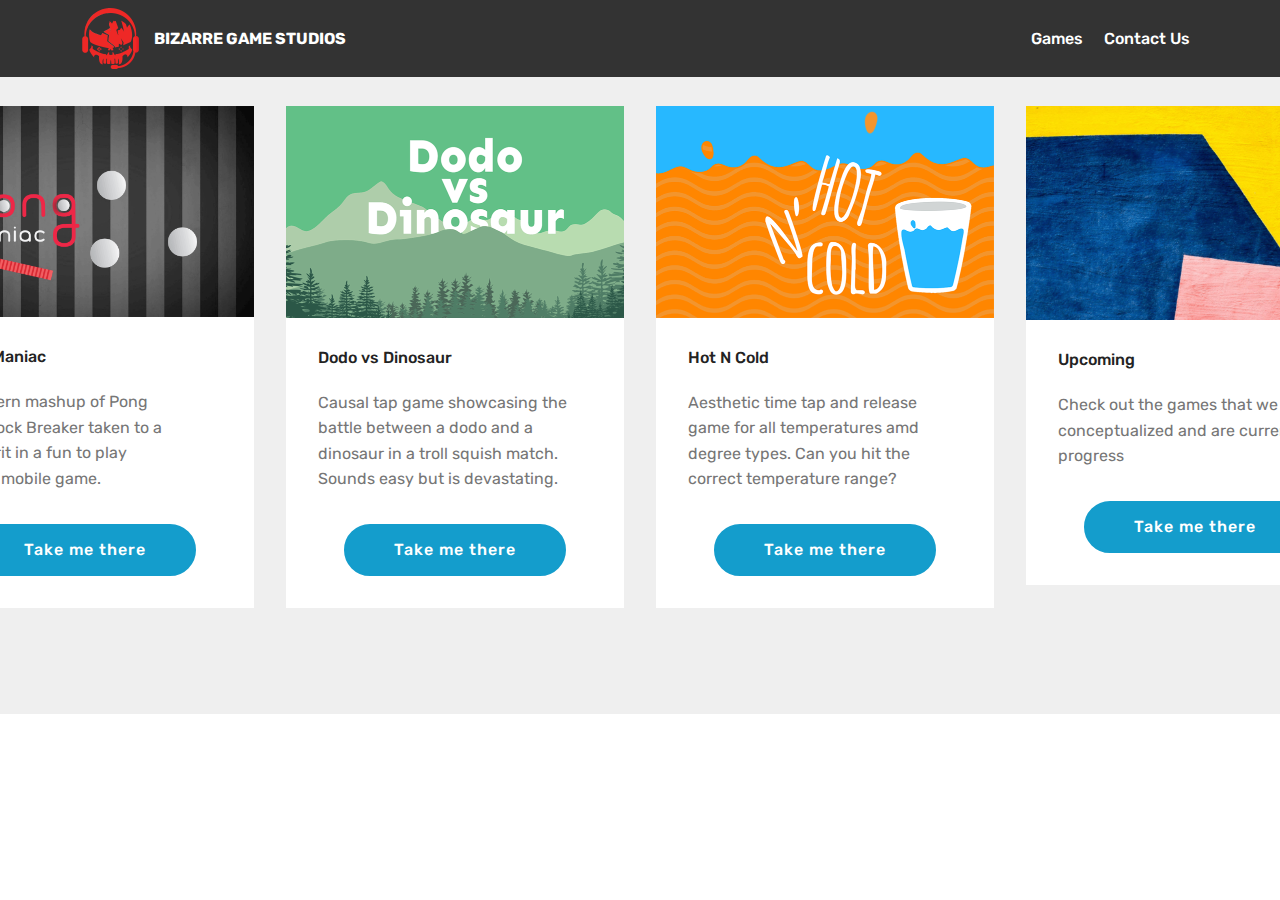
<file: allGames.html>
<!DOCTYPE html>
<html >
<head>
  <!-- Site made with Mobirise Website Builder v4.6.6, https://mobirise.com -->
  <meta charset="UTF-8">
  <meta http-equiv="X-UA-Compatible" content="IE=edge">
  <meta name="generator" content="Bizarre Game Studios">
  <meta name="viewport" content="width=device-width, initial-scale=1, minimum-scale=1">
  <link rel="shortcut icon" href="assets/images/logo-122x122.png" type="image/x-icon">
  <meta name="description" content="List of all games">
  <title>Games</title>
  <link rel="stylesheet" href="assets/web/assets/mobirise-icons/mobirise-icons.css">
  <link rel="stylesheet" href="assets/tether/tether.min.css">
  <link rel="stylesheet" href="assets/bootstrap/css/bootstrap.min.css">
  <link rel="stylesheet" href="assets/bootstrap/css/bootstrap-grid.min.css">
  <link rel="stylesheet" href="assets/bootstrap/css/bootstrap-reboot.min.css">
  <link rel="stylesheet" href="assets/dropdown/css/style.css">
  <link rel="stylesheet" href="assets/theme/css/style.css">
  <link rel="stylesheet" href="assets/mobirise/css/mbr-additional.css" type="text/css">
  
  
  
</head>
<body>
  <section class="menu cid-qLV4R8Jxam" once="menu" id="menu1-15">

    

    <nav class="navbar navbar-expand beta-menu navbar-dropdown align-items-center navbar-fixed-top navbar-toggleable-sm">
        <button class="navbar-toggler navbar-toggler-right" type="button" data-toggle="collapse" data-target="#navbarSupportedContent" aria-controls="navbarSupportedContent" aria-expanded="false" aria-label="Toggle navigation">
            <div class="hamburger">
                <span></span>
                <span></span>
                <span></span>
                <span></span>
            </div>
        </button>
        <div class="menu-logo">
            <div class="navbar-brand">
                <span class="navbar-logo">
                    <a href="index.html#header2-z">
                         <img src="assets/images/logo-122x122.png" alt="BGS" title="" style="height: 3.8rem;">
                    </a>
                </span>
                <span class="navbar-caption-wrap"><a class="navbar-caption text-white display-4" href="index.html#header2-z">
                        BIZARRE GAME STUDIOS</a></span>
            </div>
        </div>
        <div class="collapse navbar-collapse" id="navbarSupportedContent">
            <ul class="navbar-nav nav-dropdown nav-right" data-app-modern-menu="true"><li class="nav-item">
                    <a class="nav-link link text-white display-4" href="allGames.html#features3-17">
                        
                        Games</a>
                </li>
                <li class="nav-item">
                    <a class="nav-link link text-white display-4" href="index.html#footer1-j">
                        
                        Contact Us
                    </a>
                </li></ul>
            
        </div>
    </nav>
</section>

<section class="engine"><a href="index.html#header2-z"></a></section><section class="features3 cid-qLYHTqtqFB" id="features3-17">

    

    
    <div class="container">
        <div class="media-container-row">
            <div class="card p-3 col-12 col-md-6 col-lg-4">
                <div class="card-wrapper">
                    <div class="card-img">
                        <img src="assets/images/pmbanner-1200x750.png" alt="BGS" title="">
                    </div>
                    <div class="card-box">
                        <h4 class="card-title mbr-fonts-style display-7">
                            Pong Maniac</h4>
                        <p class="mbr-text mbr-fonts-style display-7">A modern mashup of Pong
<br>and Block Breaker taken to a 
<br>3D spirit in a fun to play
<br>casual mobile game.</p>
                    </div>
                    <div class="mbr-section-btn text-center"><a href="PongManiac.html#header6-19" class="btn btn-primary display-4">
                            Take me there</a></div>
                </div>
            </div>

            <div class="card p-3 col-12 col-md-6 col-lg-4">
                <div class="card-wrapper">
                    <div class="card-img">
                        <img src="assets/images/dvd-home1-676x423.png" alt="DVD" title="">
                    </div>
                    <div class="card-box">
                        <h4 class="card-title mbr-fonts-style display-7">
                            Dodo vs Dinosaur</h4>
                        <p class="mbr-text mbr-fonts-style display-7">Causal tap game showcasing the battle between a dodo and a dinosaur in a troll squish match. Sounds easy but is devastating.</p>
                    </div>
                    <div class="mbr-section-btn text-center"><a href="dvd.html#header8-1f" class="btn btn-primary display-4">
                            Take me there
                        </a></div>
                </div>
            </div>
          
           <div class="card p-3 col-12 col-md-6 col-lg-4">
                <div class="card-wrapper">
                    <div class="card-img">
                        <img src="assets/images/hnc1.png" alt="HNC" title="">
                    </div>
                    <div class="card-box">
                        <h4 class="card-title mbr-fonts-style display-7">
                            Hot N Cold</h4>
                        <p class="mbr-text mbr-fonts-style display-7">Aesthetic time tap and release game for all temperatures amd degree types. Can you hit the correct temperature range?</p>
                    </div>
                    <div class="mbr-section-btn text-center"><a href="hnc.html#header8-1f" class="btn btn-primary display-4">
                            Take me there
                        </a></div>
                </div>
            </div>

            <div class="card p-3 col-12 col-md-6 col-lg-4">
                <div class="card-wrapper">
                    <div class="card-img">
                        <img src="assets/images/mbr-2-1623x1080.jpg" alt="MBR" title="">
                    </div>
                    <div class="card-box">
                        <h4 class="card-title mbr-fonts-style display-7">
                            Upcoming</h4>
                        <p class="mbr-text mbr-fonts-style display-7">Check out the games that we have conceptualized and are currently in progress</p>
                    </div>
                    <div class="mbr-section-btn text-center"><a href="upcoming.html" class="btn btn-primary display-4">
                            Take me there
                        </a></div>
                </div>
            </div>

            
        </div>
    </div>
  
<!--   <iframe src="http://www.staggeringbeauty.com/" style="border: 1px inset #ddd" width="498" height="598"></iframe> -->
</section>
  
  <script src="assets/web/assets/jquery/jquery.min.js"></script>
  <script src="assets/popper/popper.min.js"></script>
  <script src="assets/tether/tether.min.js"></script>
  <script src="assets/bootstrap/js/bootstrap.min.js"></script>
  <script src="assets/smoothscroll/smooth-scroll.js"></script>
  <script src="assets/dropdown/js/script.min.js"></script>
  <script src="assets/touchswipe/jquery.touch-swipe.min.js"></script>
  <script src="assets/theme/js/script.js"></script>
  
  
</body>
</html>
</file>
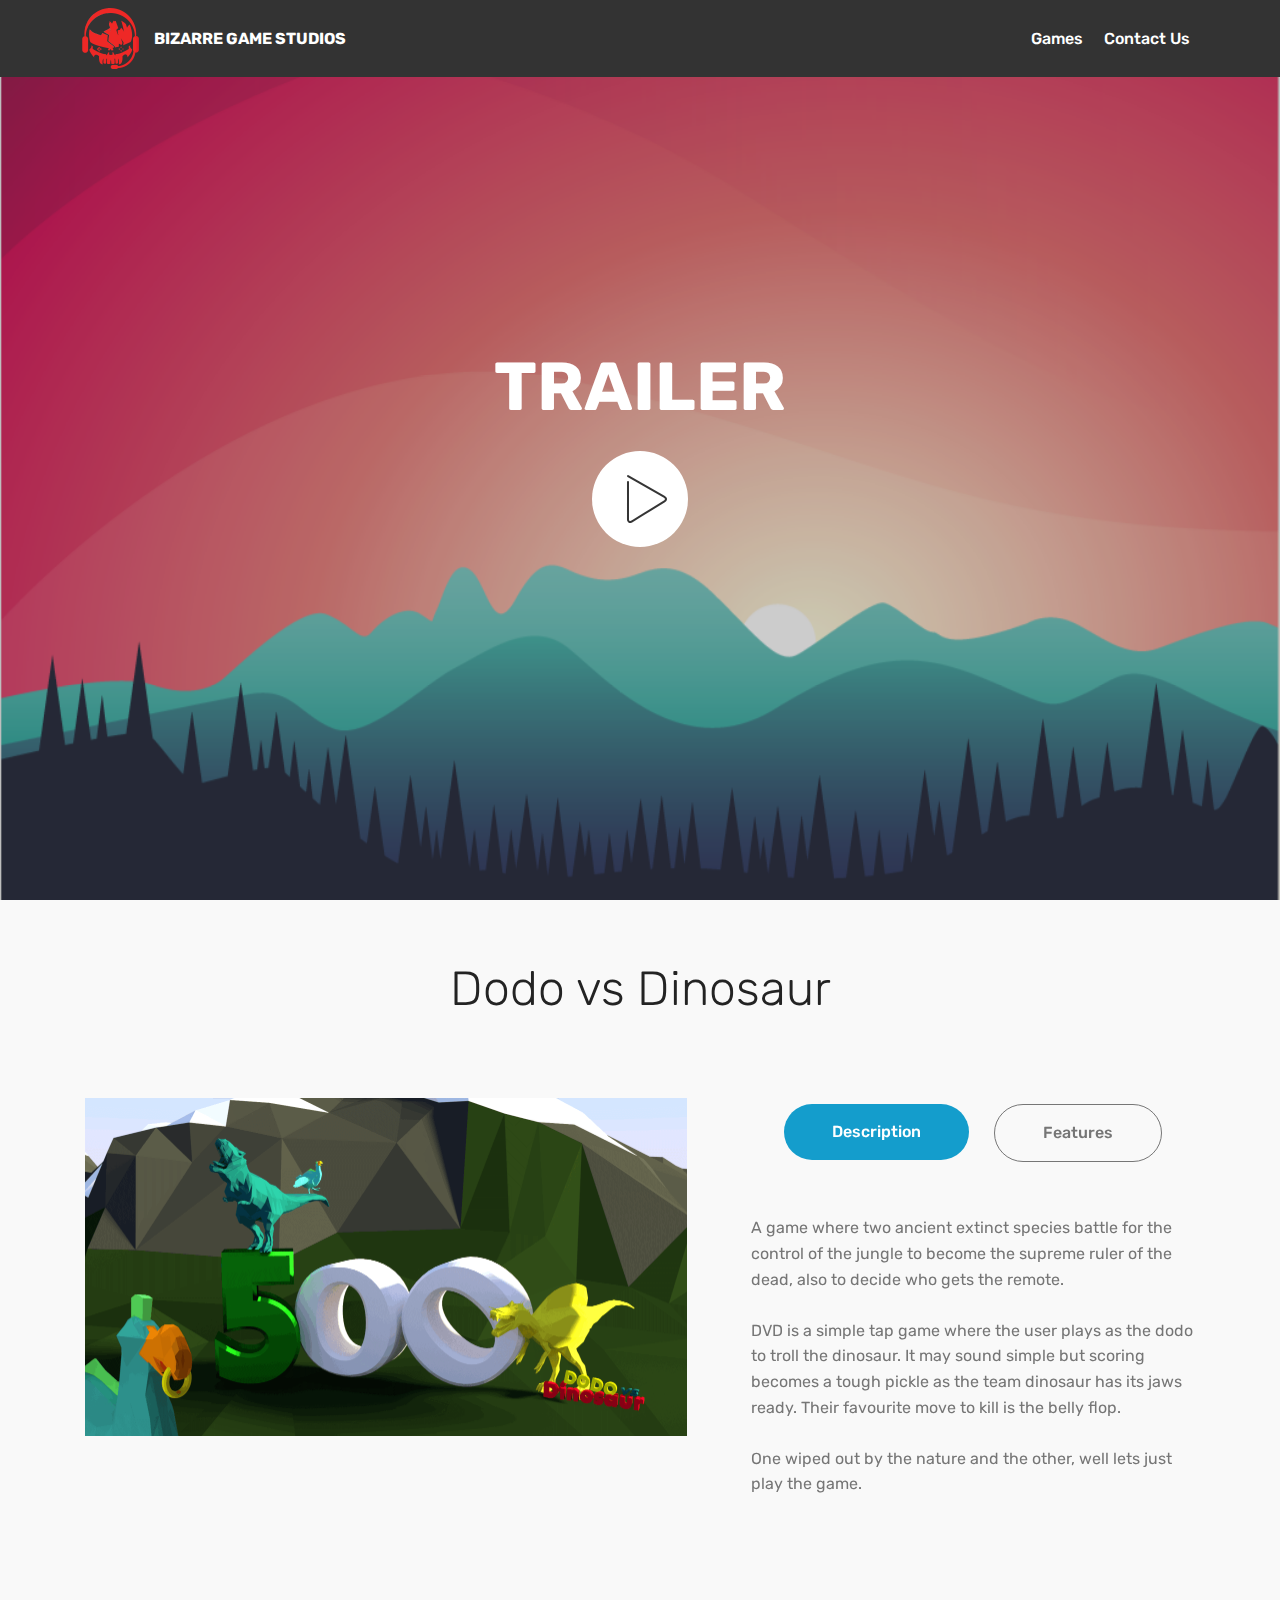
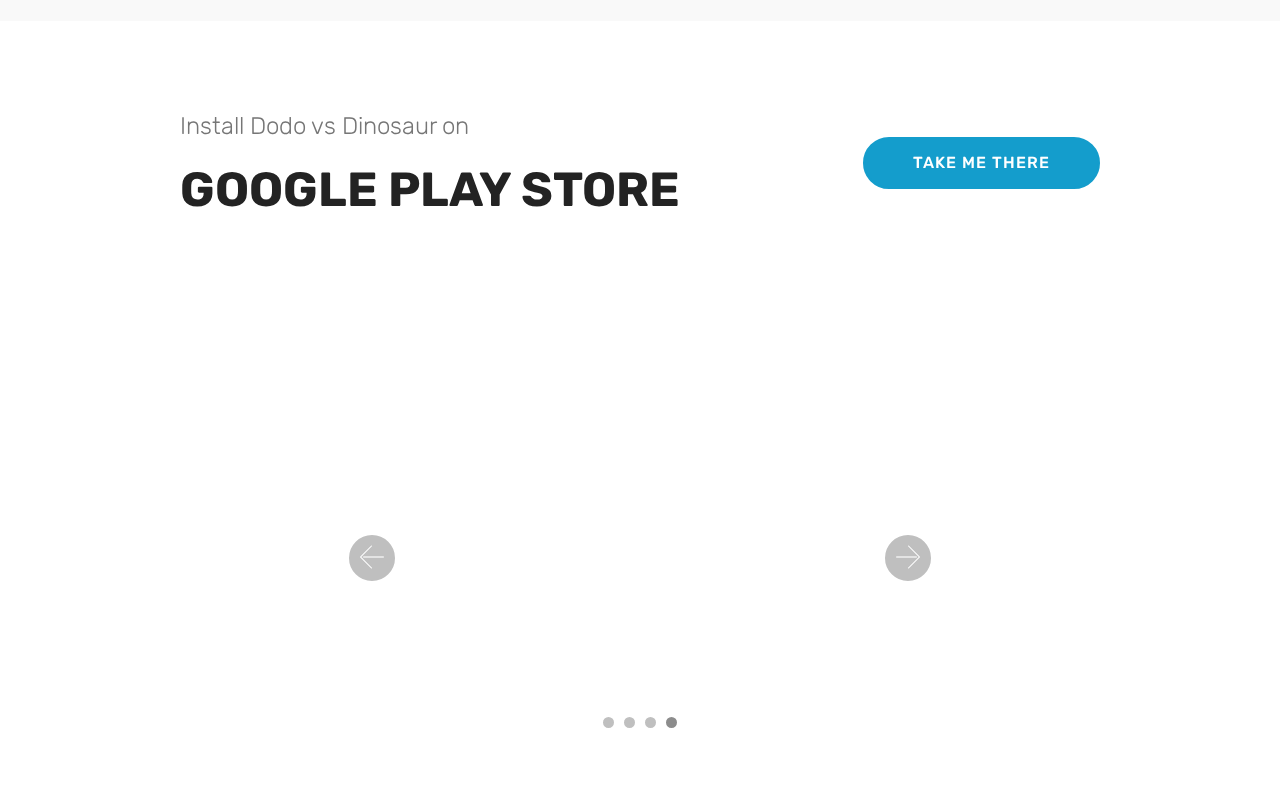
<file: dvd.html>
<!DOCTYPE html>
<html >
<head>
  <!-- Site made with Mobirise Website Builder v4.6.6, https://mobirise.com -->
  <meta charset="UTF-8">
  <meta http-equiv="X-UA-Compatible" content="IE=edge">
  <meta name="generator" content="Bizarre Game Studios">
  <meta name="viewport" content="width=device-width, initial-scale=1, minimum-scale=1">
  <link rel="shortcut icon" href="assets/images/logo-122x122.png" type="image/x-icon">
  <meta name="description" content="">
  <title>Dodo vs Dinosaur</title>
  <link rel="stylesheet" href="assets/web/assets/mobirise-icons/mobirise-icons.css">
  <link rel="stylesheet" href="assets/tether/tether.min.css">
  <link rel="stylesheet" href="assets/bootstrap/css/bootstrap.min.css">
  <link rel="stylesheet" href="assets/bootstrap/css/bootstrap-grid.min.css">
  <link rel="stylesheet" href="assets/bootstrap/css/bootstrap-reboot.min.css">
  <link rel="stylesheet" href="assets/dropdown/css/style.css">
  <link rel="stylesheet" href="assets/theme/css/style.css">
  <link rel="stylesheet" href="assets/mobirise/css/mbr-additional.css" type="text/css">
  
  
  
</head>
<body>
  <section class="menu cid-qLYTll8AIG" once="menu" id="menu1-1e">

    

    <nav class="navbar navbar-expand beta-menu navbar-dropdown align-items-center navbar-fixed-top navbar-toggleable-sm">
        <button class="navbar-toggler navbar-toggler-right" type="button" data-toggle="collapse" data-target="#navbarSupportedContent" aria-controls="navbarSupportedContent" aria-expanded="false" aria-label="Toggle navigation">
            <div class="hamburger">
                <span></span>
                <span></span>
                <span></span>
                <span></span>
            </div>
        </button>
        <div class="menu-logo">
            <div class="navbar-brand">
                <span class="navbar-logo">
                    <a href="index.html#header2-z">
                         <img src="assets/images/logo-122x122.png" alt="BGS" title="" style="height: 3.8rem;">
                    </a>
                </span>
                <span class="navbar-caption-wrap"><a class="navbar-caption text-white display-4" href="index.html#header2-z">
                        BIZARRE GAME STUDIOS</a></span>
            </div>
        </div>
        <div class="collapse navbar-collapse" id="navbarSupportedContent">
            <ul class="navbar-nav nav-dropdown nav-right" data-app-modern-menu="true"><li class="nav-item">
                    <a class="nav-link link text-white display-4" href="allGames.html#features3-17">
                        
                        Games</a>
                </li>
                <li class="nav-item">
                    <a class="nav-link link text-white display-4" href="index.html#footer1-j">
                        
                        Contact Us
                    </a>
                </li></ul>
            
        </div>
    </nav>
</section>

<section class="engine"><a href="index.html#header2-z"></a></section><section class="header8 cid-qLYTlnwDqJ mbr-fullscreen mbr-parallax-background" id="header8-1f">

    

    <div class="mbr-overlay" style="opacity: 0.2; background-color: rgb(0, 0, 0);">
    </div>

    <div class="container align-center">
        <div class="row justify-content-md-center">
            <div class="mbr-white col-md-10">
                <h1 class="mbr-section-title align-center py-2 mbr-bold mbr-fonts-style display-1">TRAILER</h1>
                
                <div class="mbr-media show-modal align-center py-2" data-modal=".modalWindow">
                         <span class="mbri-play mbr-iconfont"></span>
                </div>
                
                
            </div>
        </div>
    </div>
    <div>
        <div class="modalWindow" style="display: none;">
            <div class="modalWindow-container">
                <div class="modalWindow-video-container">
                    <div class="modalWindow-video">
                        <iframe width="100%" height="100%" frameborder="0" allowfullscreen="1" data-src="https://www.youtube.com/watch?v=4IbGI7yfUaw"></iframe>
                    </div>
                    <a class="close" role="button" data-dismiss="modal">
                        <span aria-hidden="true" class="mbri-close mbr-iconfont closeModal"></span>
                        <span class="sr-only">Close</span>
                    </a>
                </div>
            </div>
        </div>
    </div>
</section>

<section class="tabs4 cid-qLYTloXseq" id="tabs4-1g">

    

    

    <div class="container">
        <h2 class="mbr-section-title align-center pb-3 mbr-fonts-style display-2">
            Dodo vs Dinosaur</h2>
        

        <div class="media-container-row mt-5 pt-3">
            <div class="mbr-figure" style="width: 60%;">
                <img src="assets/images/500-1-1204x677.png" alt="BGS" title="">
            </div>
            <div class="tabs-container">
                <ul class="nav nav-tabs" role="tablist">
                    <li class="nav-item"><a class="nav-link mbr-fonts-style active show display-7" role="tab" data-toggle="tab" href="#tabs4-1g_tab0" aria-selected="true">Description</a></li>
                    <li class="nav-item"><a class="nav-link mbr-fonts-style active show display-7" role="tab" data-toggle="tab" href="#tabs4-1g_tab1" aria-selected="true">Features</a></li>
                    
                    
                    
                    
                </ul>
                <div class="tab-content">
                    <div id="tab1" class="tab-pane in active" role="tabpanel">
                        <div class="row">
                            <div class="col-md-12">
                                <p class="mbr-text py-5 mbr-fonts-style display-7">A game where two ancient extinct species battle for the control of the jungle to become the supreme ruler of the dead, also to decide who gets the remote.
<br>
<br>DVD is a simple tap game where the user plays as the dodo to troll the dinosaur. It may sound simple but scoring becomes a tough pickle as the team dinosaur has its jaws ready. Their favourite move to kill is the belly flop.<br><br>One wiped out by the nature and the other, well lets just play the game.<br>
                                </p>
                            </div>
                        </div>
                    </div>
                    <div id="tab2" class="tab-pane" role="tabpanel">
                        <div class="row">
                            <div class="col-md-12">
                                <p class="mbr-text py-5 mbr-fonts-style display-7">Features: 
<br>- Simple tap game play 
<br>- Quick to play 
<br>- Delicious dodos 
<br>- Dangerous dinosaurs 
<br>- Compete with your friends to see who can score the most 
<br>- Unlock more characters
<br><br>Game play: 
<br>- The Dodo tries to troll the Dinosaur by running between its legs 
<br>- The Dinosaur exhibits random behaviour to stop the Dodo from humiliating it 
<br>- Dinosaur belly flops the dodo if a collision occurs
<br></p>
                            </div>
                        </div>
                    </div>
                    <div id="tab3" class="tab-pane" role="tabpanel">
                        <div class="row">
                            <div class="col-md-12">
                                <p class="mbr-text py-5 mbr-fonts-style display-7">
                                    Choose from the large selection of latest pre-made blocks - full-screen intro, bootstrap carousel, content slider, responsive image gallery with lightbox, parallax scrolling, video backgrounds, hamburger menu, sticky header and more.
                                </p>
                            </div>
                        </div>
                    </div>
                    <div id="tab4" class="tab-pane" role="tabpanel">
                        <div class="row">
                            <div class="col-md-12">
                                <p class="mbr-text py-5 mbr-fonts-style display-7">
                                </p>
                            </div>
                        </div>
                    </div>
                    <div id="tab5" class="tab-pane" role="tabpanel">
                        <div class="row">
                            <div class="col-md-12">
                                <p class="mbr-text py-5 mbr-fonts-style display-7">
                                </p>
                            </div>
                        </div>
                    </div>
                    <div id="tab6" class="tab-pane" role="tabpanel">
                        <div class="row">
                            <div class="col-md-12">
                                <p class="mbr-text py-5 mbr-fonts-style display-7">
                                    Choose from the large selection of latest pre-made blocks - full-screen intro, bootstrap carousel, content slider, responsive image gallery with lightbox, parallax scrolling, video backgrounds, hamburger menu, sticky header and more.
                                </p>
                            </div>
                        </div>
                    </div>
                </div>
            </div>
        </div>
    </div>
</section>

<section class="mbr-section info1 cid-qLYTlqwGt0" id="info1-1h">

    

    
    <div class="container">
        <div class="row justify-content-center content-row">
            <div class="media-container-column title col-12 col-lg-7 col-md-6">
                <h3 class="mbr-section-subtitle align-left mbr-light pb-3 mbr-fonts-style display-5">Install Dodo vs Dinosaur on</h3>
                <h2 class="align-left mbr-bold mbr-fonts-style display-2">
                    GOOGLE PLAY STORE</h2>
            </div>
            <div class="media-container-column col-12 col-lg-3 col-md-4">
                <div class="mbr-section-btn align-right py-4"><a class="btn btn-primary display-4" href="https://play.google.com/store/apps/details?id=com.bizarreGameStudios.dodoVsDino" target="_blank">TAKE ME THERE</a></div>
            </div>
        </div>
    </div>
</section>

<section class="carousel slide cid-qLYW1sdR2q" data-interval="false" id="slider2-1j">

    
    <div class="container content-slider">
        <div class="content-slider-wrap">
            <div><div class="mbr-slider slide carousel" data-pause="true" data-keyboard="false" data-ride="false" data-interval="false"><ol class="carousel-indicators"><li data-app-prevent-settings="" data-target="#slider2-1j" data-slide-to="0"></li><li data-app-prevent-settings="" data-target="#slider2-1j" data-slide-to="1"></li><li data-app-prevent-settings="" data-target="#slider2-1j" data-slide-to="2"></li><li data-app-prevent-settings="" data-target="#slider2-1j" class=" active" data-slide-to="3"></li></ol><div class="carousel-inner" role="listbox"><div class="carousel-item slider-fullscreen-image" data-bg-video-slide="false" style="background-image: url(assets/images/untitled-3-1350x922.png);"><div class="container container-slide"><div class="image_wrapper"><img src="assets/images/untitled-3-1350x922.png"><div class="carousel-caption justify-content-center"><div class="col-10 align-center"></div></div></div></div></div><div class="carousel-item slider-fullscreen-image" data-bg-video-slide="false" style="background-image: url(assets/images/sa-2-1638x915.png);"><div class="container container-slide"><div class="image_wrapper"><img src="assets/images/sa-2-1638x915.png"><div class="carousel-caption justify-content-center"><div class="col-10 align-center"></div></div></div></div></div><div class="carousel-item slider-fullscreen-image" data-bg-video-slide="false" style="background-image: url(assets/images/sas-1638x915.png);"><div class="container container-slide"><div class="image_wrapper"><img src="assets/images/sas-1638x915.png"><div class="carousel-caption justify-content-center"><div class="col-10 align-center"></div></div></div></div></div><div class="carousel-item slider-fullscreen-image active" data-bg-video-slide="https://www.youtube.com/watch?v=gM1-jZTHjYo"><div class="container container-slide"><div class="image_wrapper"><img src="assets/images/sas-1638x915.png" style="opacity: 0;"><div class="carousel-caption justify-content-center"><div class="col-10 align-center"></div></div></div></div></div></div><a data-app-prevent-settings="" class="carousel-control carousel-control-prev" role="button" data-slide="prev" href="#slider2-1j"><span aria-hidden="true" class="mbri-left mbr-iconfont"></span><span class="sr-only">Previous</span></a><a data-app-prevent-settings="" class="carousel-control carousel-control-next" role="button" data-slide="next" href="#slider2-1j"><span aria-hidden="true" class="mbri-right mbr-iconfont"></span><span class="sr-only">Next</span></a></div></div> 
        </div>
    </div>
</section>


  <script src="assets/web/assets/jquery/jquery.min.js"></script>
  <script src="assets/popper/popper.min.js"></script>
  <script src="assets/tether/tether.min.js"></script>
  <script src="assets/bootstrap/js/bootstrap.min.js"></script>
  <script src="assets/smoothscroll/smooth-scroll.js"></script>
  <script src="assets/dropdown/js/script.min.js"></script>
  <script src="assets/touchswipe/jquery.touch-swipe.min.js"></script>
  <script src="assets/playervimeo/vimeo_player.js"></script>
  <script src="assets/bootstrapcarouselswipe/bootstrap-carousel-swipe.js"></script>
  <script src="assets/mbr-tabs/mbr-tabs.js"></script>
  <script src="assets/ytplayer/jquery.mb.ytplayer.min.js"></script>
  <script src="assets/vimeoplayer/jquery.mb.vimeo_player.js"></script>
  <script src="assets/parallax/jarallax.min.js"></script>
  <script src="assets/theme/js/script.js"></script>
  <script src="assets/slidervideo/script.js"></script>
  
  
</body>
</html>
</file>
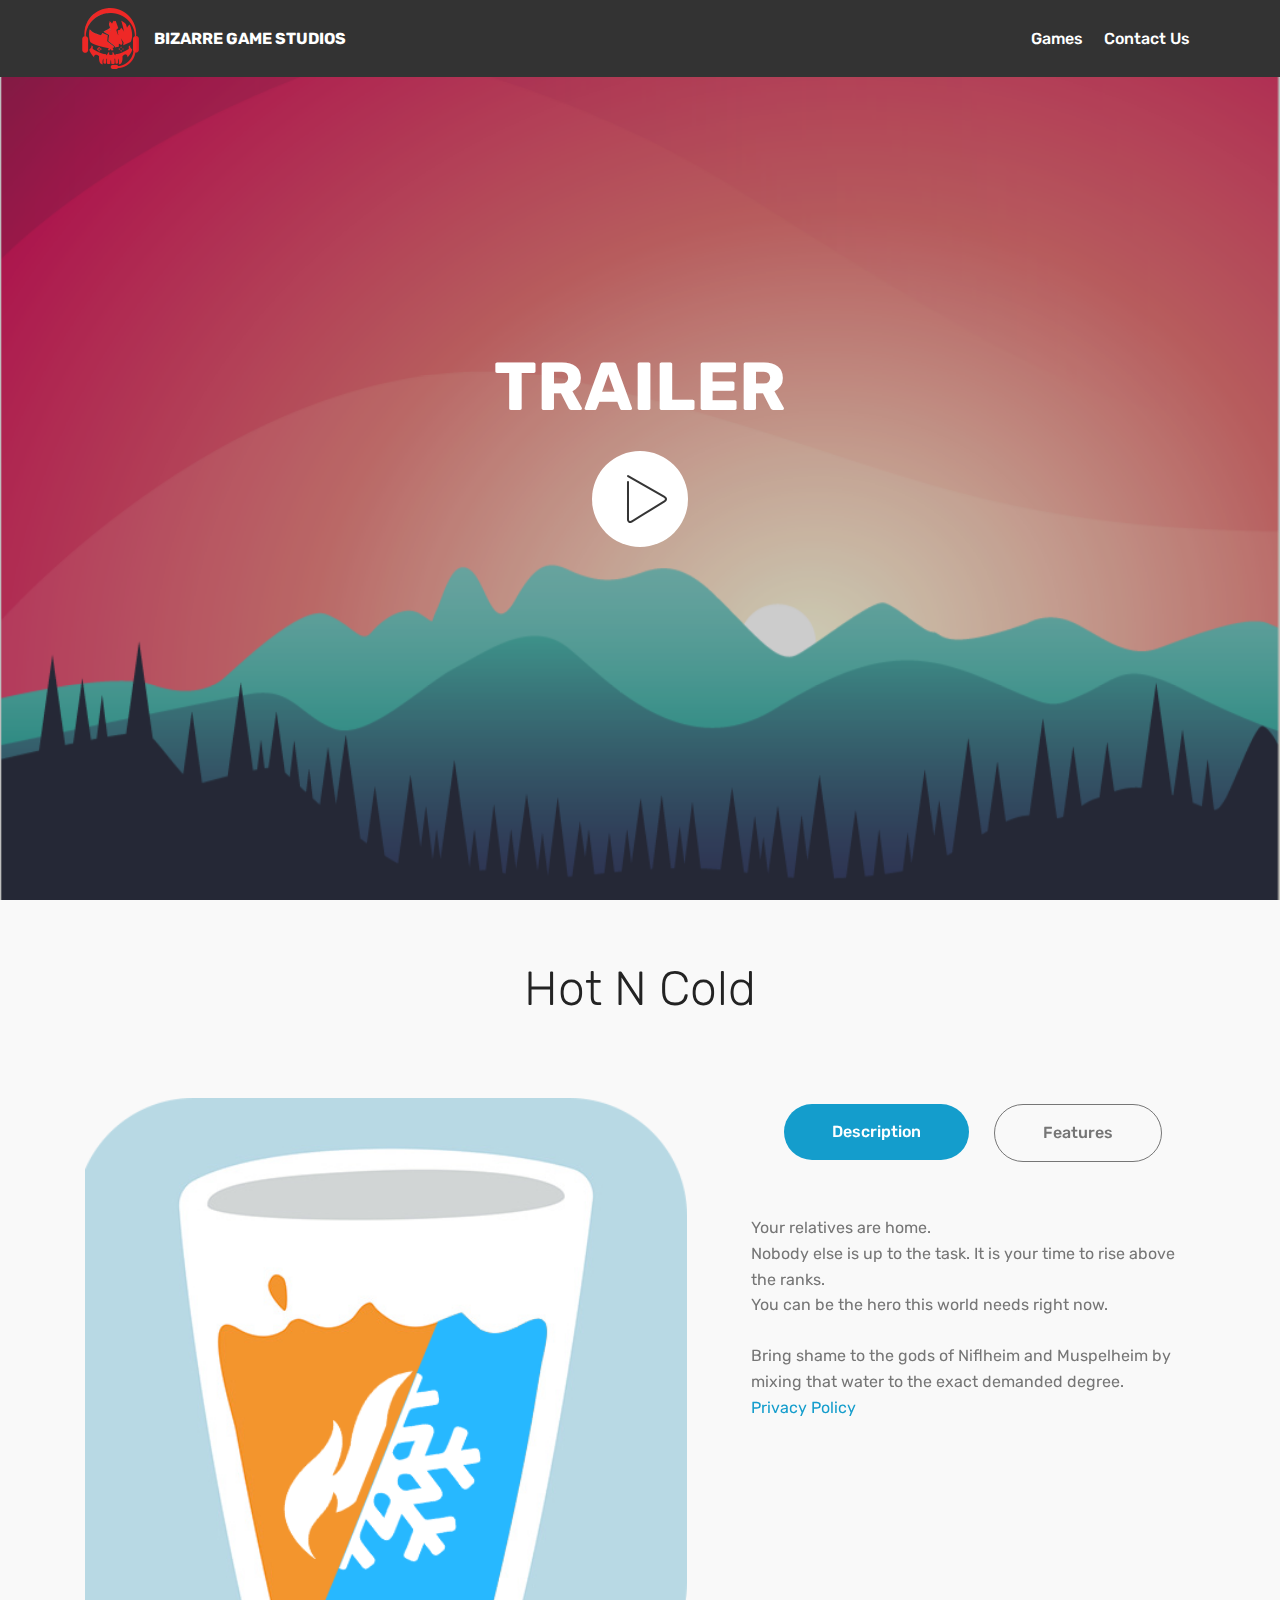
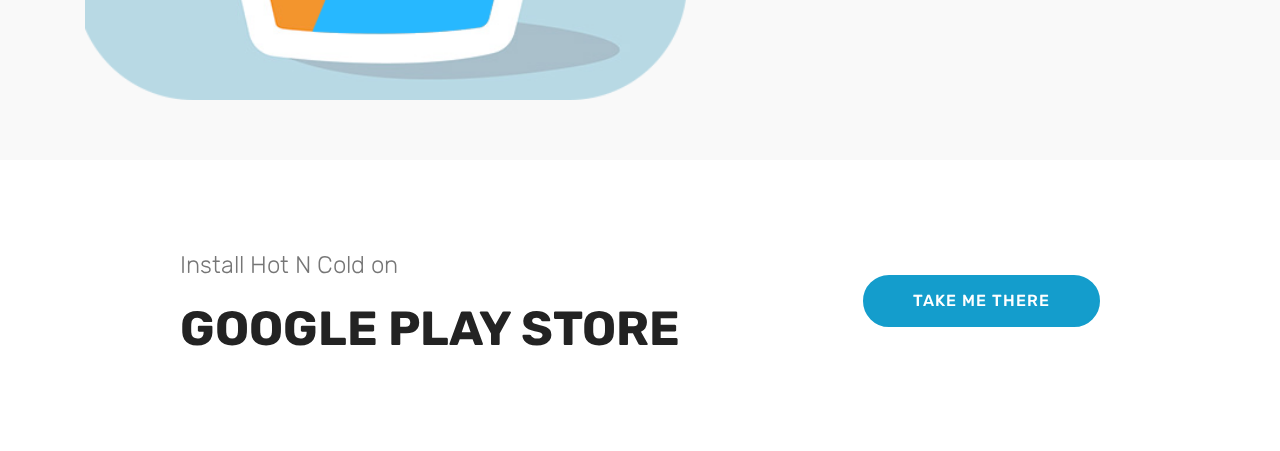
<file: hnc.html>
<!DOCTYPE html>
<html >
<head>
  <meta charset="UTF-8">
  <meta http-equiv="X-UA-Compatible" content="IE=edge">
  <meta name="generator" content="Bizarre Game Studios">
  <meta name="viewport" content="width=device-width, initial-scale=1, minimum-scale=1">
  <link rel="shortcut icon" href="assets/images/logo-122x122.png" type="image/x-icon">
  <meta name="description" content="">
  <title>Hot N Cold</title>
  <link rel="stylesheet" href="assets/web/assets/mobirise-icons/mobirise-icons.css">
  <link rel="stylesheet" href="assets/tether/tether.min.css">
  <link rel="stylesheet" href="assets/bootstrap/css/bootstrap.min.css">
  <link rel="stylesheet" href="assets/bootstrap/css/bootstrap-grid.min.css">
  <link rel="stylesheet" href="assets/bootstrap/css/bootstrap-reboot.min.css">
  <link rel="stylesheet" href="assets/dropdown/css/style.css">
  <link rel="stylesheet" href="assets/theme/css/style.css">
  <link rel="stylesheet" href="assets/mobirise/css/mbr-additional.css" type="text/css">
  
  
  
</head>
<body>
  <section class="menu cid-qLYTll8AIG" once="menu" id="menu1-1e">

    

    <nav class="navbar navbar-expand beta-menu navbar-dropdown align-items-center navbar-fixed-top navbar-toggleable-sm">
        <button class="navbar-toggler navbar-toggler-right" type="button" data-toggle="collapse" data-target="#navbarSupportedContent" aria-controls="navbarSupportedContent" aria-expanded="false" aria-label="Toggle navigation">
            <div class="hamburger">
                <span></span>
                <span></span>
                <span></span>
                <span></span>
            </div>
        </button>
        <div class="menu-logo">
            <div class="navbar-brand">
                <span class="navbar-logo">
                    <a href="index.html#header2-z">
                         <img src="assets/images/logo-122x122.png" alt="BGS" title="" style="height: 3.8rem;">
                    </a>
                </span>
                <span class="navbar-caption-wrap"><a class="navbar-caption text-white display-4" href="index.html#header2-z">
                        BIZARRE GAME STUDIOS</a></span>
            </div>
        </div>
        <div class="collapse navbar-collapse" id="navbarSupportedContent">
            <ul class="navbar-nav nav-dropdown nav-right" data-app-modern-menu="true"><li class="nav-item">
                    <a class="nav-link link text-white display-4" href="allGames.html#features3-17">
                        
                        Games</a>
                </li>
                <li class="nav-item">
                    <a class="nav-link link text-white display-4" href="index.html#footer1-j">
                        
                        Contact Us
                    </a>
                </li></ul>
            
        </div>
    </nav>
</section>

<section class="engine"><a href="index.html#header2-z"></a></section><section class="header8 cid-qLYTlnwDqJ mbr-fullscreen mbr-parallax-background" id="header8-1f">
<div class="mbr-overlay" style="opacity: 0.2; background-color: rgb(0, 0, 0);">
    </div>

   <div class="container align-center">
        <div class="row justify-content-md-center">
            <div class="mbr-white col-md-10">
                <h1 class="mbr-section-title align-center py-2 mbr-bold mbr-fonts-style display-1">TRAILER</h1>
                
               <div class="mbr-media show-modal align-center py-2" data-modal=".modalWindow">
                         <span class="mbri-play mbr-iconfont"></span>
                </div>
                
                
            </div>
        </div>
    </div>
    <div>
        <div>
        <div class="modalWindow" style="display: none;">
            <div class="modalWindow-container">
                <div class="modalWindow-video-container">
                    <div class="modalWindow-video">
                        <iframe width="100%" height="100%" frameborder="0" allowfullscreen="1" data-src="https://youtu.be/LSDW2jRpL60"></iframe>
                    </div>
                    <a class="close" role="button" data-dismiss="modal">
                        <span aria-hidden="true" class="mbri-close mbr-iconfont closeModal"></span>
                        <span class="sr-only">Close</span>
                    </a>
                </div>
            </div>
        </div>
    </div>
</section>

<section class="tabs4 cid-qLYTloXseq" id="tabs4-1g">

    

    

    <div class="container">
        <h2 class="mbr-section-title align-center pb-3 mbr-fonts-style display-2">
            Hot N Cold</h2>
        

        <div class="media-container-row mt-5 pt-3">
            <div class="mbr-figure" style="width: 60%;">
                <img src="assets/images/icon512.png" alt="BGS" title="">
            </div>
            <div class="tabs-container">
                <ul class="nav nav-tabs" role="tablist">
                    <li class="nav-item"><a class="nav-link mbr-fonts-style active show display-7" role="tab" data-toggle="tab" href="#tabs4-1g_tab0" aria-selected="true">Description</a></li>
                    <li class="nav-item"><a class="nav-link mbr-fonts-style active show display-7" role="tab" data-toggle="tab" href="#tabs4-1g_tab1" aria-selected="true">Features</a></li>
                    
                    
                    
                    
                </ul>
                <div class="tab-content">
                    <div id="tab1" class="tab-pane in active" role="tabpanel">
                        <div class="row">
                            <div class="col-md-12">
                                <p class="mbr-text py-5 mbr-fonts-style display-7">Your relatives are home.<br>
                                Nobody else is up to the task. It is your time to rise above the ranks.
                                <br>
                                You can be the hero this world needs right now.
                                <br>
                                <br>
                                Bring shame to the gods of Niflheim and Muspelheim by mixing that water to the exact demanded degree.
                              <br>
                                     <a href="privacy_policy_hnc.html">Privacy Policy</a>
                              <br>
                            </p>
                            </div>
                        </div>
                    </div>
                    <div id="tab2" class="tab-pane" role="tabpanel">
                        <div class="row">
                            <div class="col-md-12">
                                <p class="mbr-text py-5 mbr-fonts-style display-7">Features: 
<br>- Steaming Hot Water
<br>- Drenching Cold Water 
<br>- Simple tap game play 
<br>- Casual leisure 
<br>- Yet Challenging to the core
<br>- Educational for kids 
<br><br>Game play: 
<br>- Tap and hold to fill the hot water as required and shown 
<br>- Release to stop filling hot water. Do the same for cold water. 
<br>- Fill the glass completely. Avoid underfills or overfills.
<br>- Get higher scores on being closer to the target.
<br></p>
                            </div>
                        </div>
                    </div>
                    <div id="tab3" class="tab-pane" role="tabpanel">
                        <div class="row">
                            <div class="col-md-12">
                                <p class="mbr-text py-5 mbr-fonts-style display-7">
                                    Choose from the large selection of latest pre-made blocks - full-screen intro, bootstrap carousel, content slider, responsive image gallery with lightbox, parallax scrolling, video backgrounds, hamburger menu, sticky header and more.
                                </p>
                            </div>
                        </div>
                    </div>
                    <div id="tab4" class="tab-pane" role="tabpanel">
                        <div class="row">
                            <div class="col-md-12">
                                <p class="mbr-text py-5 mbr-fonts-style display-7">
                                </p>
                            </div>
                        </div>
                    </div>
                    <div id="tab5" class="tab-pane" role="tabpanel">
                        <div class="row">
                            <div class="col-md-12">
                                <p class="mbr-text py-5 mbr-fonts-style display-7">
                                </p>
                            </div>
                        </div>
                    </div>
                    <div id="tab6" class="tab-pane" role="tabpanel">
                        <div class="row">
                            <div class="col-md-12">
                                <p class="mbr-text py-5 mbr-fonts-style display-7">
                                    Choose from the large selection of latest pre-made blocks - full-screen intro, bootstrap carousel, content slider, responsive image gallery with lightbox, parallax scrolling, video backgrounds, hamburger menu, sticky header and more.
                                </p>
                            </div>
                        </div>
                    </div>
                </div>
            </div>
        </div>
    </div>
</section>

<section class="mbr-section info1 cid-qLYTlqwGt0" id="info1-1h">

    

    
    <div class="container">
        <div class="row justify-content-center content-row">
            <div class="media-container-column title col-12 col-lg-7 col-md-6">
                <h3 class="mbr-section-subtitle align-left mbr-light pb-3 mbr-fonts-style display-5">Install Hot N Cold on</h3>
                <h2 class="align-left mbr-bold mbr-fonts-style display-2">
                    GOOGLE PLAY STORE</h2>
            </div>
            <div class="media-container-column col-12 col-lg-3 col-md-4">
                <div class="mbr-section-btn align-right py-4"><a class="btn btn-primary display-4" href="https://play.google.com/store/apps/details?id=com.bgs.hnc" target="_blank">TAKE ME THERE</a></div>
            </div>
        </div>
    </div>
</section>

<section class="carousel slide cid-qLYW1sdR2q1" data-interval="false" id="slider2-1j">
</section>


  <script src="assets/web/assets/jquery/jquery.min.js"></script>
  <script src="assets/popper/popper.min.js"></script>
  <script src="assets/tether/tether.min.js"></script>
  <script src="assets/bootstrap/js/bootstrap.min.js"></script>
  <script src="assets/smoothscroll/smooth-scroll.js"></script>
  <script src="assets/dropdown/js/script.min.js"></script>
  <script src="assets/touchswipe/jquery.touch-swipe.min.js"></script>
  <script src="assets/playervimeo/vimeo_player.js"></script>
  <script src="assets/bootstrapcarouselswipe/bootstrap-carousel-swipe.js"></script>
  <script src="assets/mbr-tabs/mbr-tabs.js"></script>
  <script src="assets/ytplayer/jquery.mb.ytplayer.min.js"></script>
  <script src="assets/vimeoplayer/jquery.mb.vimeo_player.js"></script>
  <script src="assets/parallax/jarallax.min.js"></script>
  <script src="assets/theme/js/script.js"></script>
  <script src="assets/slidervideo/script.js"></script>
  
  
</body>
</html>
</file>
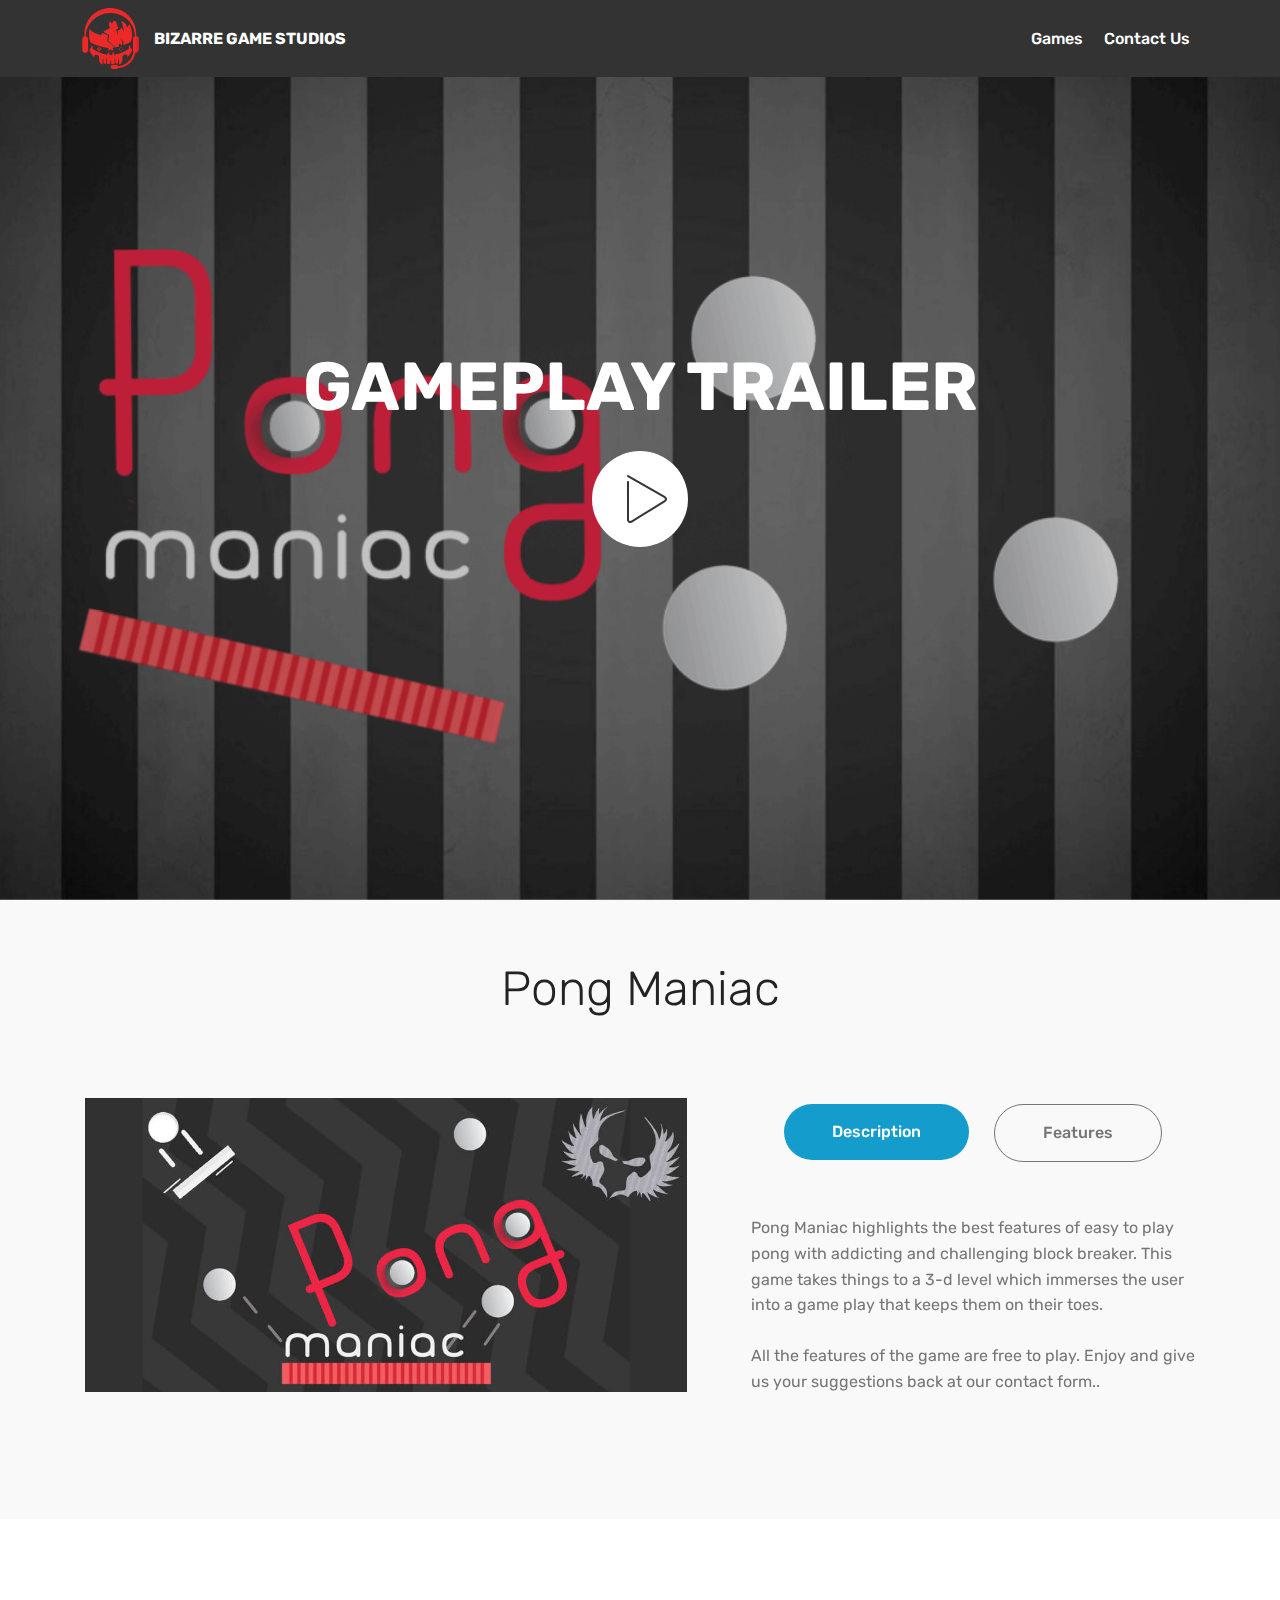
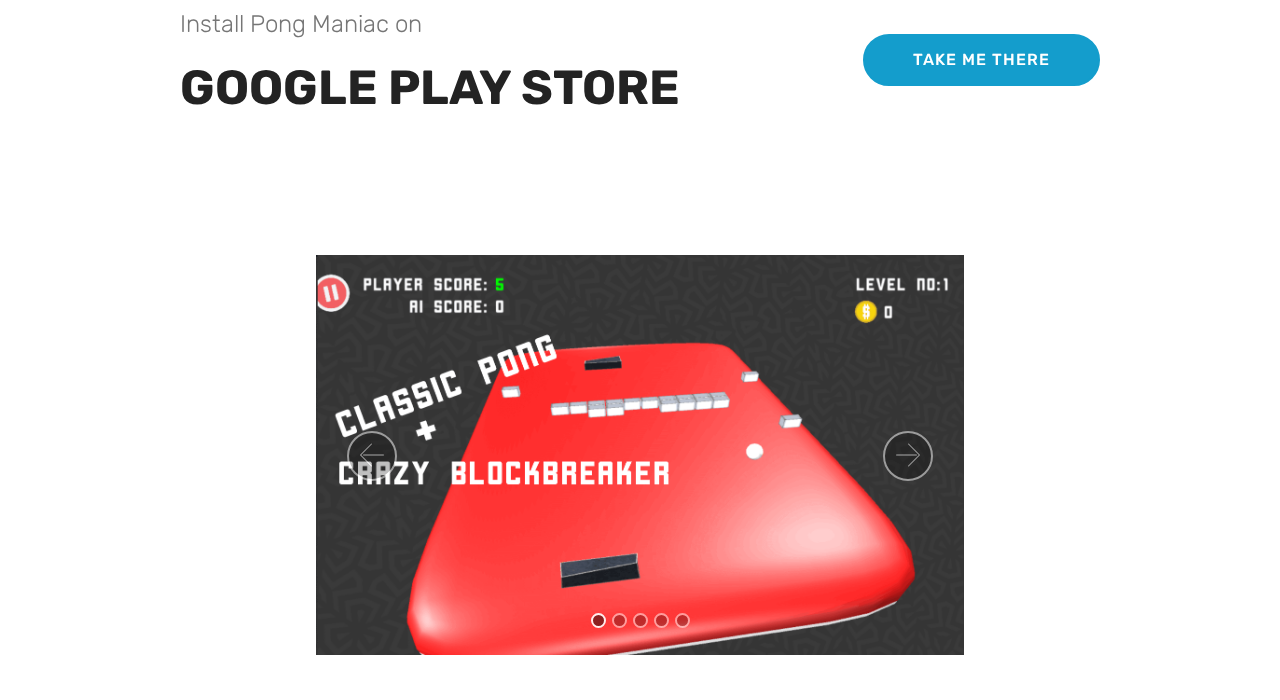
<file: page2.html>
<!DOCTYPE html>
<html >
<head>
  <!-- Site made with Mobirise Website Builder v4.6.6, https://mobirise.com -->
  <meta charset="UTF-8">
  <meta http-equiv="X-UA-Compatible" content="IE=edge">
  <meta name="generator" content="Bizarre Game Studios">
  <meta name="viewport" content="width=device-width, initial-scale=1, minimum-scale=1">
  <link rel="shortcut icon" href="assets/images/logo-122x122.png" type="image/x-icon">
  <meta name="description" content="">
  <title>Pong Maniac</title>
  <link rel="stylesheet" href="assets/web/assets/mobirise-icons/mobirise-icons.css">
  <link rel="stylesheet" href="assets/tether/tether.min.css">
  <link rel="stylesheet" href="assets/bootstrap/css/bootstrap.min.css">
  <link rel="stylesheet" href="assets/bootstrap/css/bootstrap-grid.min.css">
  <link rel="stylesheet" href="assets/bootstrap/css/bootstrap-reboot.min.css">
  <link rel="stylesheet" href="assets/dropdown/css/style.css">
  <link rel="stylesheet" href="assets/theme/css/style.css">
  <link rel="stylesheet" href="assets/mobirise/css/mbr-additional.css" type="text/css">
  
  
  
</head>
<body>
  <section class="menu cid-qLV4R8Jxam" once="menu" id="menu1-18">

    

    <nav class="navbar navbar-expand beta-menu navbar-dropdown align-items-center navbar-fixed-top navbar-toggleable-sm">
        <button class="navbar-toggler navbar-toggler-right" type="button" data-toggle="collapse" data-target="#navbarSupportedContent" aria-controls="navbarSupportedContent" aria-expanded="false" aria-label="Toggle navigation">
            <div class="hamburger">
                <span></span>
                <span></span>
                <span></span>
                <span></span>
            </div>
        </button>
        <div class="menu-logo">
            <div class="navbar-brand">
                <span class="navbar-logo">
                    <a href="index.html#header2-z">
                         <img src="assets/images/logo-122x122.png" alt="BGS" title="" style="height: 3.8rem;">
                    </a>
                </span>
                <span class="navbar-caption-wrap"><a class="navbar-caption text-white display-4" href="index.html#header2-z">
                        BIZARRE GAME STUDIOS</a></span>
            </div>
        </div>
        <div class="collapse navbar-collapse" id="navbarSupportedContent">
            <ul class="navbar-nav nav-dropdown nav-right" data-app-modern-menu="true"><li class="nav-item">
                    <a class="nav-link link text-white display-4" href="allGames.html#features3-17">
                        
                        Games</a>
                </li>
                <li class="nav-item">
                    <a class="nav-link link text-white display-4" href="index.html#footer1-j">
                        
                        Contact Us
                    </a>
                </li></ul>
            
        </div>
    </nav>
</section>

<section class="engine"><a href="index.html#header2-z"></a></section><section class="header8 cid-qLYRSRBbF1 mbr-fullscreen mbr-parallax-background" id="header8-1d">

    

    <div class="mbr-overlay" style="opacity: 0.2; background-color: rgb(0, 0, 0);">
    </div>

    <div class="container align-center">
        <div class="row justify-content-md-center">
            <div class="mbr-white col-md-10">
                <h1 class="mbr-section-title align-center py-2 mbr-bold mbr-fonts-style display-1">GAMEPLAY TRAILER</h1>
                
                <div class="mbr-media show-modal align-center py-2" data-modal=".modalWindow">
                         <span class="mbri-play mbr-iconfont"></span>
                </div>
                
                
            </div>
        </div>
    </div>
    <div>
        <div class="modalWindow" style="display: none;">
            <div class="modalWindow-container">
                <div class="modalWindow-video-container">
                    <div class="modalWindow-video">
                        <iframe width="100%" height="100%" frameborder="0" allowfullscreen="1" data-src="https://www.youtube.com/watch?v=pjtTeJrtMcM"></iframe>
                    </div>
                    <a class="close" role="button" data-dismiss="modal">
                        <span aria-hidden="true" class="mbri-close mbr-iconfont closeModal"></span>
                        <span class="sr-only">Close</span>
                    </a>
                </div>
            </div>
        </div>
    </div>
</section>

<section class="tabs4 cid-qLYMyxUtGr" id="tabs4-1a">

    

    

    <div class="container">
        <h2 class="mbr-section-title align-center pb-3 mbr-fonts-style display-2">
            Pong Maniac</h2>
        

        <div class="media-container-row mt-5 pt-3">
            <div class="mbr-figure" style="width: 60%;">
                <img src="assets/images/1024x500-1024x500.jpg" alt="BGS" title="">
            </div>
            <div class="tabs-container">
                <ul class="nav nav-tabs" role="tablist">
                    <li class="nav-item"><a class="nav-link mbr-fonts-style active show display-7" role="tab" data-toggle="tab" href="#tabs4-1a_tab0" aria-selected="true">Description</a></li>
                    <li class="nav-item"><a class="nav-link mbr-fonts-style active show display-7" role="tab" data-toggle="tab" href="#tabs4-1a_tab1" aria-selected="true">Features</a></li>
                    
                    
                    
                    
                </ul>
                <div class="tab-content">
                    <div id="tab1" class="tab-pane in active" role="tabpanel">
                        <div class="row">
                            <div class="col-md-12">
                                <p class="mbr-text py-5 mbr-fonts-style display-7">
                                    Pong Maniac highlights the best features of easy to play pong with addicting and challenging block breaker. This game takes things to a 3-d level which immerses the user into a game play that keeps them on their toes.<br><br>All the features of the game are free to play. Enjoy and give us your suggestions back at our contact form..<br>
                                </p>
                            </div>
                        </div>
                    </div>
                    <div id="tab2" class="tab-pane" role="tabpanel">
                        <div class="row">
                            <div class="col-md-12">
                                <p class="mbr-text py-5 mbr-fonts-style display-7">- A computer opponent that just won't quit
<br>- Various camera modes so you don't miss any of the action
<br>- Ton of power ups
<br>- Various game-play modes - - can you master them all?
<br>- Campaign Mode
<br>- Endless Mode
<br>- Dark Mode
<br>- Challenging dynamic strategy
<br>- Captivating music
<br>- Soothing animations</p>
                            </div>
                        </div>
                    </div>
                    <div id="tab3" class="tab-pane" role="tabpanel">
                        <div class="row">
                            <div class="col-md-12">
                                <p class="mbr-text py-5 mbr-fonts-style display-7">
                                    Choose from the large selection of latest pre-made blocks - full-screen intro, bootstrap carousel, content slider, responsive image gallery with lightbox, parallax scrolling, video backgrounds, hamburger menu, sticky header and more.
                                </p>
                            </div>
                        </div>
                    </div>
                    <div id="tab4" class="tab-pane" role="tabpanel">
                        <div class="row">
                            <div class="col-md-12">
                                <p class="mbr-text py-5 mbr-fonts-style display-7">
                                   
                                </p>
                            </div>
                        </div>
                    </div>
                    <div id="tab5" class="tab-pane" role="tabpanel">
                        <div class="row">
                            <div class="col-md-12">
                                <p class="mbr-text py-5 mbr-fonts-style display-7">
                                   
                                </p>
                            </div>
                        </div>
                    </div>
                    <div id="tab6" class="tab-pane" role="tabpanel">
                        <div class="row">
                            <div class="col-md-12">
                                <p class="mbr-text py-5 mbr-fonts-style display-7">
                                    Choose from the large selection of latest pre-made blocks - full-screen intro, bootstrap carousel, content slider, responsive image gallery with lightbox, parallax scrolling, video backgrounds, hamburger menu, sticky header and more.
                                </p>
                            </div>
                        </div>
                    </div>
                </div>
            </div>
        </div>
    </div>
</section>

<section class="mbr-section info1 cid-qLYMUuLreK" id="info1-1b">

    

    
    <div class="container">
        <div class="row justify-content-center content-row">
            <div class="media-container-column title col-12 col-lg-7 col-md-6">
                <h3 class="mbr-section-subtitle align-left mbr-light pb-3 mbr-fonts-style display-5">Install Pong Maniac on</h3>
                <h2 class="align-left mbr-bold mbr-fonts-style display-2">
                    GOOGLE PLAY STORE</h2>
            </div>
            <div class="media-container-column col-12 col-lg-3 col-md-4">
                <div class="mbr-section-btn align-right py-4"><a class="btn btn-primary display-4" href="https://play.google.com/store/apps/details?id=com.BizzareGames.PongManiac&hl=en" target="_blank">TAKE ME THERE</a></div>
            </div>
        </div>
    </div>
</section>

<section class="carousel slide cid-qLYNIiLp8S" data-interval="false" id="slider2-1c">

    
    <div class="container content-slider">
        <div class="content-slider-wrap">
            <div><div class="mbr-slider slide carousel" data-pause="true" data-keyboard="false" data-ride="carousel" data-interval="4000"><ol class="carousel-indicators"><li data-app-prevent-settings="" data-target="#slider2-1c" class=" active" data-slide-to="0"></li><li data-app-prevent-settings="" data-target="#slider2-1c" data-slide-to="1"></li><li data-app-prevent-settings="" data-target="#slider2-1c" data-slide-to="2"></li><li data-app-prevent-settings="" data-target="#slider2-1c" data-slide-to="3"></li><li data-app-prevent-settings="" data-target="#slider2-1c" data-slide-to="4"></li></ol><div class="carousel-inner" role="listbox"><div class="carousel-item slider-fullscreen-image active" data-bg-video-slide="false" style="background-image: url(assets/images/level-1-1389x858.png);"><div class="container container-slide"><div class="image_wrapper"><img src="assets/images/level-1-1389x858.png"><div class="carousel-caption justify-content-center"><div class="col-10 align-center"></div></div></div></div></div><div class="carousel-item slider-fullscreen-image" data-bg-video-slide="false" style="background-image: url(assets/images/mcd-1386x862.png);"><div class="container container-slide"><div class="image_wrapper"><img src="assets/images/mcd-1386x862.png"><div class="carousel-caption justify-content-center"><div class="col-10 align-center"></div></div></div></div></div><div class="carousel-item slider-fullscreen-image" data-bg-video-slide="false" style="background-image: url(assets/images/drunk-1385x866.png);"><div class="container container-slide"><div class="image_wrapper"><img src="assets/images/drunk-1385x866.png"><div class="carousel-caption justify-content-center"><div class="col-10 align-center"></div></div></div></div></div><div class="carousel-item slider-fullscreen-image" data-bg-video-slide="false" style="background-image: url(assets/images/dark-2-1388x858.png);"><div class="container container-slide"><div class="image_wrapper"><img src="assets/images/dark-2-1388x858.png"><div class="carousel-caption justify-content-center"><div class="col-10 align-center"></div></div></div></div></div><div class="carousel-item slider-fullscreen-image" data-bg-video-slide="false"><div class="container container-slide"><div class="image_wrapper"><img><div class="carousel-caption justify-content-center"><div class="col-10"></div></div></div></div></div></div><a data-app-prevent-settings="" class="carousel-control carousel-control-prev" role="button" data-slide="prev" href="#slider2-1c"><span aria-hidden="true" class="mbri-left mbr-iconfont"></span><span class="sr-only">Previous</span></a><a data-app-prevent-settings="" class="carousel-control carousel-control-next" role="button" data-slide="next" href="#slider2-1c"><span aria-hidden="true" class="mbri-right mbr-iconfont"></span><span class="sr-only">Next</span></a></div></div> 
        </div>
    </div>
</section>


  <script src="assets/web/assets/jquery/jquery.min.js"></script>
  <script src="assets/popper/popper.min.js"></script>
  <script src="assets/tether/tether.min.js"></script>
  <script src="assets/bootstrap/js/bootstrap.min.js"></script>
  <script src="assets/smoothscroll/smooth-scroll.js"></script>
  <script src="assets/dropdown/js/script.min.js"></script>
  <script src="assets/touchswipe/jquery.touch-swipe.min.js"></script>
  <script src="assets/playervimeo/vimeo_player.js"></script>
  <script src="assets/bootstrapcarouselswipe/bootstrap-carousel-swipe.js"></script>
  <script src="assets/mbr-tabs/mbr-tabs.js"></script>
  <script src="assets/ytplayer/jquery.mb.ytplayer.min.js"></script>
  <script src="assets/vimeoplayer/jquery.mb.vimeo_player.js"></script>
  <script src="assets/parallax/jarallax.min.js"></script>
  <script src="assets/theme/js/script.js"></script>
  <script src="assets/slidervideo/script.js"></script>
  
  
</body>
</html>
</file>
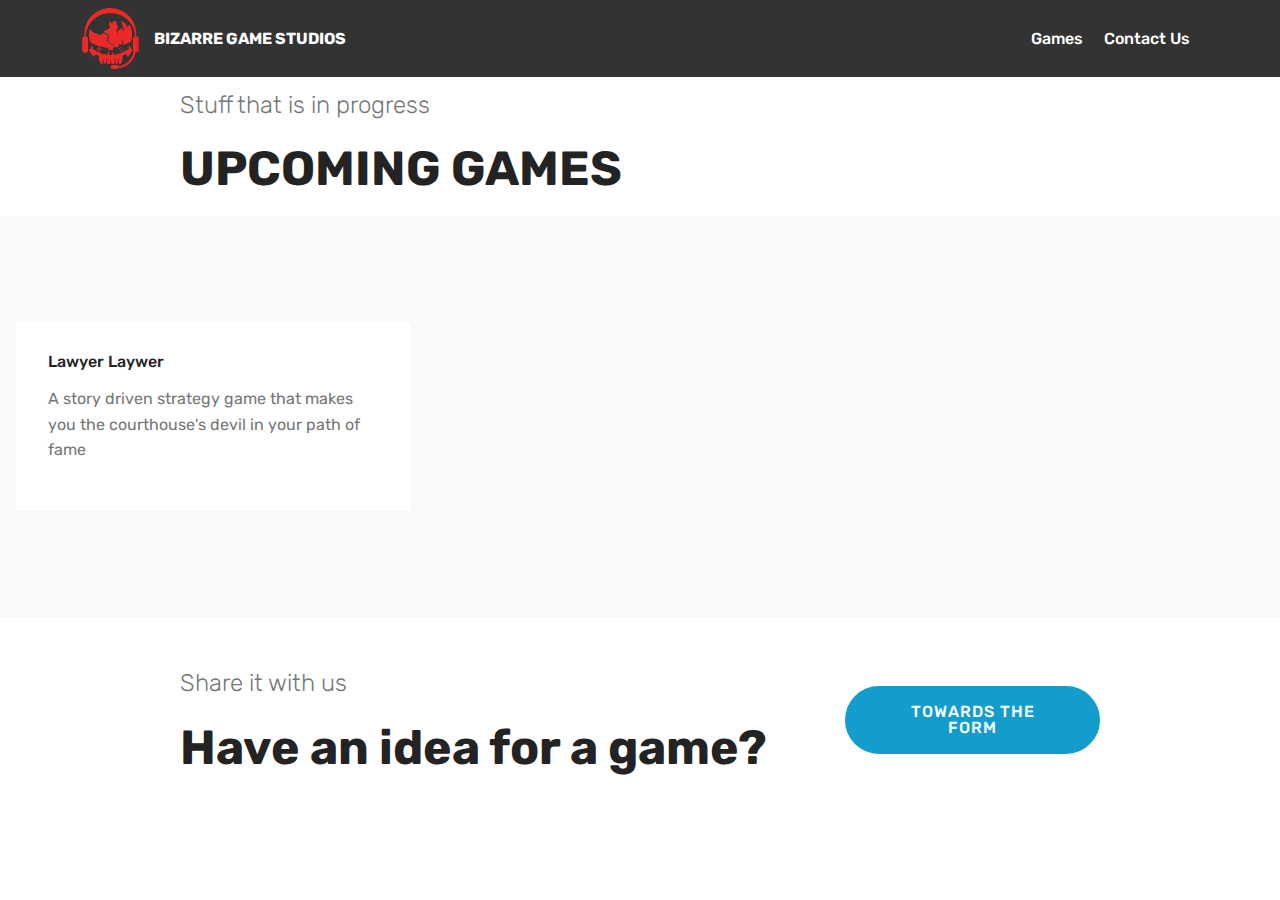
<file: page4.html>
<!DOCTYPE html>
<html >
<head>
  <!-- Site made with Mobirise Website Builder v4.6.6, https://mobirise.com -->
  <meta charset="UTF-8">
  <meta http-equiv="X-UA-Compatible" content="IE=edge">
  <meta name="generator" content="Bizarre Game Studios">
  <meta name="viewport" content="width=device-width, initial-scale=1, minimum-scale=1">
  <link rel="shortcut icon" href="assets/images/logo-122x122.png" type="image/x-icon">
  <meta name="description" content="">
  <title>Upcoming</title>
  <link rel="stylesheet" href="assets/web/assets/mobirise-icons/mobirise-icons.css">
  <link rel="stylesheet" href="assets/tether/tether.min.css">
  <link rel="stylesheet" href="assets/bootstrap/css/bootstrap.min.css">
  <link rel="stylesheet" href="assets/bootstrap/css/bootstrap-grid.min.css">
  <link rel="stylesheet" href="assets/bootstrap/css/bootstrap-reboot.min.css">
  <link rel="stylesheet" href="assets/dropdown/css/style.css">
  <link rel="stylesheet" href="assets/theme/css/style.css">
  <link rel="stylesheet" href="assets/mobirise/css/mbr-additional.css" type="text/css">
  
  
  
</head>
<body>
  <section class="menu cid-qLV4R8Jxam" once="menu" id="menu1-1k">

    

    <nav class="navbar navbar-expand beta-menu navbar-dropdown align-items-center navbar-fixed-top navbar-toggleable-sm">
        <button class="navbar-toggler navbar-toggler-right" type="button" data-toggle="collapse" data-target="#navbarSupportedContent" aria-controls="navbarSupportedContent" aria-expanded="false" aria-label="Toggle navigation">
            <div class="hamburger">
                <span></span>
                <span></span>
                <span></span>
                <span></span>
            </div>
        </button>
        <div class="menu-logo">
            <div class="navbar-brand">
                <span class="navbar-logo">
                    <a href="index.html#header2-z">
                         <img src="assets/images/logo-122x122.png" alt="BGS" title="" style="height: 3.8rem;">
                    </a>
                </span>
                <span class="navbar-caption-wrap"><a class="navbar-caption text-white display-4" href="index.html#header2-z">
                        BIZARRE GAME STUDIOS</a></span>
            </div>
        </div>
        <div class="collapse navbar-collapse" id="navbarSupportedContent">
            <ul class="navbar-nav nav-dropdown nav-right" data-app-modern-menu="true"><li class="nav-item">
                    <a class="nav-link link text-white display-4" href="allGames.html#features3-17">
                        
                        Games</a>
                </li>
                <li class="nav-item">
                    <a class="nav-link link text-white display-4" href="index.html#footer1-j">
                        
                        Contact Us
                    </a>
                </li></ul>
            
        </div>
    </nav>
</section>

<section class="engine"><a href="index.html#header2-z"></a></section><section class="mbr-section info1 cid-qLYYeGfV66" id="info1-1n">

    

    
    <div class="container">
        <div class="row justify-content-center content-row">
            <div class="media-container-column title col-12 col-lg-7 col-md-6">
                <h3 class="mbr-section-subtitle align-left mbr-light pb-3 mbr-fonts-style display-5">
                    Stuff that is in progress</h3>
                <h2 class="align-left mbr-bold mbr-fonts-style display-2">
                    UPCOMING GAMES</h2>
            </div>
            <div class="media-container-column col-12 col-lg-3 col-md-4">
                
            </div>
        </div>
    </div>
</section>

<section class="features4 cid-qLYY63wlbA" id="features4-1m">

            <div class="card p-3 col-12 col-md-6 col-lg-4">
                <div class="card-wrapper media-container-row">
                    <div class="card-box">
                        <h4 class="card-title pb-3 mbr-fonts-style display-7">
                            Lawyer Laywer
                        </h4>
                        <p class="mbr-text mbr-fonts-style display-7">
                          A story driven strategy game that makes you the courthouse's devil in your path of fame
                        </p>
                    </div>
                </div>
            </div>

            
        </div>
    </div>
</section>

<section class="mbr-section info1 cid-qLYZ9jtphT" id="info1-1o">

    

    
    <div class="container">
        <div class="row justify-content-center content-row">
            <div class="media-container-column title col-12 col-lg-7 col-md-6">
                <h3 class="mbr-section-subtitle align-left mbr-light pb-3 mbr-fonts-style display-5">
                    Share it with us</h3>
                <h2 class="align-left mbr-bold mbr-fonts-style display-2">
                    Have an idea for a game?</h2>
            </div>
            <div class="media-container-column col-12 col-lg-3 col-md-4">
                <div class="mbr-section-btn align-right py-4"><a class="btn btn-primary display-4" href="https://goo.gl/forms/jQSE8OW1lraNnzbT2">TOWARDS THE FORM</a></div>
            </div>
        </div>
    </div>
</section>


  <script src="assets/web/assets/jquery/jquery.min.js"></script>
  <script src="assets/popper/popper.min.js"></script>
  <script src="assets/tether/tether.min.js"></script>
  <script src="assets/bootstrap/js/bootstrap.min.js"></script>
  <script src="assets/smoothscroll/smooth-scroll.js"></script>
  <script src="assets/dropdown/js/script.min.js"></script>
  <script src="assets/touchswipe/jquery.touch-swipe.min.js"></script>
  <script src="assets/theme/js/script.js"></script>
  
  
</body>
</html>
</file>
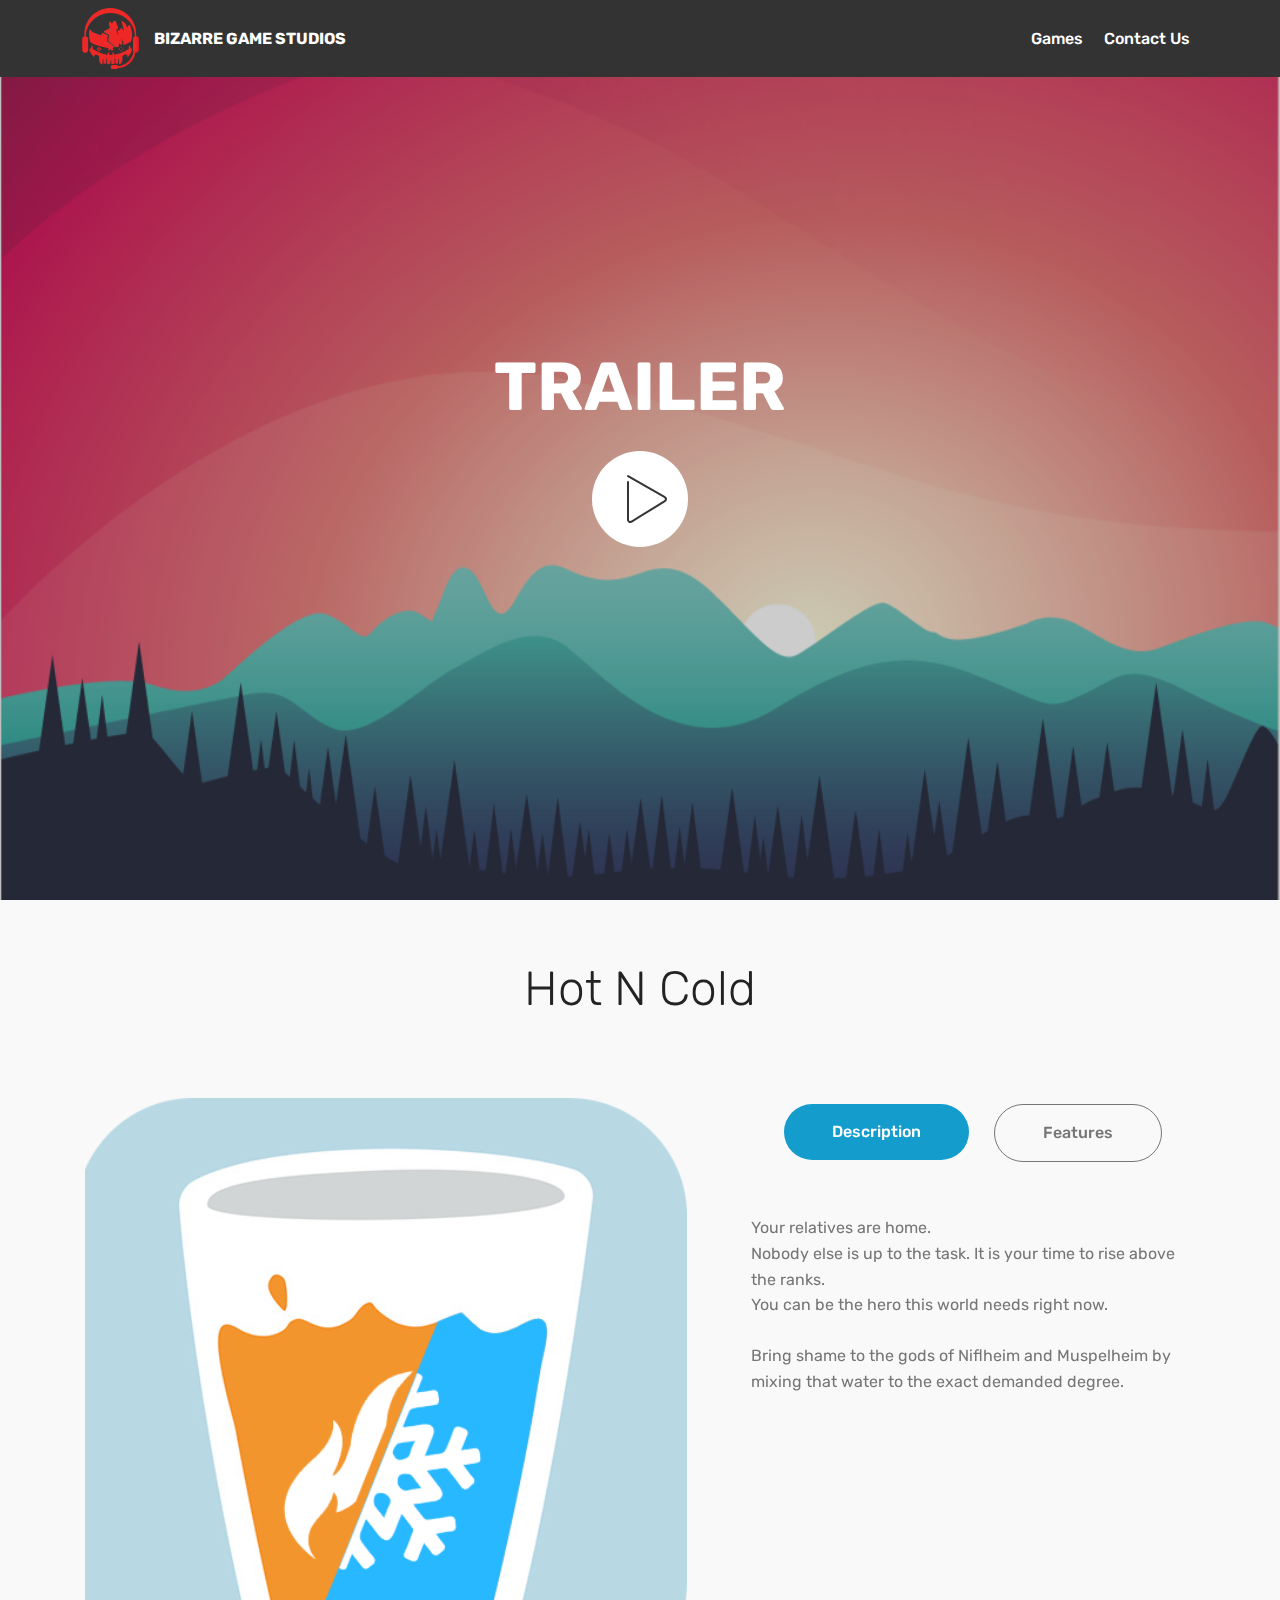
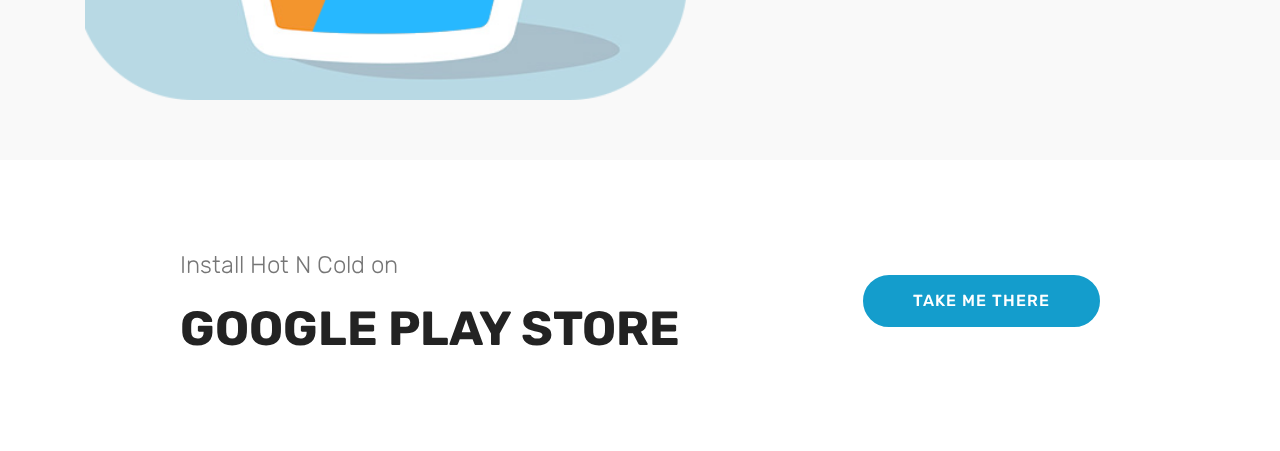
<file: page5.html>
<!DOCTYPE html>
<html >
<head>
  <meta charset="UTF-8">
  <meta http-equiv="X-UA-Compatible" content="IE=edge">
  <meta name="generator" content="Bizarre Game Studios">
  <meta name="viewport" content="width=device-width, initial-scale=1, minimum-scale=1">
  <link rel="shortcut icon" href="assets/images/logo-122x122.png" type="image/x-icon">
  <meta name="description" content="">
  <title>Hot N Cold</title>
  <link rel="stylesheet" href="assets/web/assets/mobirise-icons/mobirise-icons.css">
  <link rel="stylesheet" href="assets/tether/tether.min.css">
  <link rel="stylesheet" href="assets/bootstrap/css/bootstrap.min.css">
  <link rel="stylesheet" href="assets/bootstrap/css/bootstrap-grid.min.css">
  <link rel="stylesheet" href="assets/bootstrap/css/bootstrap-reboot.min.css">
  <link rel="stylesheet" href="assets/dropdown/css/style.css">
  <link rel="stylesheet" href="assets/theme/css/style.css">
  <link rel="stylesheet" href="assets/mobirise/css/mbr-additional.css" type="text/css">
  
  
  
</head>
<body>
  <section class="menu cid-qLYTll8AIG" once="menu" id="menu1-1e">

    

    <nav class="navbar navbar-expand beta-menu navbar-dropdown align-items-center navbar-fixed-top navbar-toggleable-sm">
        <button class="navbar-toggler navbar-toggler-right" type="button" data-toggle="collapse" data-target="#navbarSupportedContent" aria-controls="navbarSupportedContent" aria-expanded="false" aria-label="Toggle navigation">
            <div class="hamburger">
                <span></span>
                <span></span>
                <span></span>
                <span></span>
            </div>
        </button>
        <div class="menu-logo">
            <div class="navbar-brand">
                <span class="navbar-logo">
                    <a href="index.html#header2-z">
                         <img src="assets/images/logo-122x122.png" alt="BGS" title="" style="height: 3.8rem;">
                    </a>
                </span>
                <span class="navbar-caption-wrap"><a class="navbar-caption text-white display-4" href="index.html#header2-z">
                        BIZARRE GAME STUDIOS</a></span>
            </div>
        </div>
        <div class="collapse navbar-collapse" id="navbarSupportedContent">
            <ul class="navbar-nav nav-dropdown nav-right" data-app-modern-menu="true"><li class="nav-item">
                    <a class="nav-link link text-white display-4" href="allGames.html#features3-17">
                        
                        Games</a>
                </li>
                <li class="nav-item">
                    <a class="nav-link link text-white display-4" href="index.html#footer1-j">
                        
                        Contact Us
                    </a>
                </li></ul>
            
        </div>
    </nav>
</section>

<section class="engine"><a href="index.html#header2-z"></a></section><section class="header8 cid-qLYTlnwDqJ mbr-fullscreen mbr-parallax-background" id="header8-1f">
<div class="mbr-overlay" style="opacity: 0.2; background-color: rgb(0, 0, 0);">
    </div>

   <div class="container align-center">
        <div class="row justify-content-md-center">
            <div class="mbr-white col-md-10">
                <h1 class="mbr-section-title align-center py-2 mbr-bold mbr-fonts-style display-1">TRAILER</h1>
                
               <div class="mbr-media show-modal align-center py-2" data-modal=".modalWindow">
                         <span class="mbri-play mbr-iconfont"></span>
                </div>
                
                
            </div>
        </div>
    </div>
    <div>
        <div>
        <div class="modalWindow" style="display: none;">
            <div class="modalWindow-container">
                <div class="modalWindow-video-container">
                    <div class="modalWindow-video">
                        <iframe width="100%" height="100%" frameborder="0" allowfullscreen="1" data-src="https://youtu.be/LSDW2jRpL60"></iframe>
                    </div>
                    <a class="close" role="button" data-dismiss="modal">
                        <span aria-hidden="true" class="mbri-close mbr-iconfont closeModal"></span>
                        <span class="sr-only">Close</span>
                    </a>
                </div>
            </div>
        </div>
    </div>
</section>

<section class="tabs4 cid-qLYTloXseq" id="tabs4-1g">

    

    

    <div class="container">
        <h2 class="mbr-section-title align-center pb-3 mbr-fonts-style display-2">
            Hot N Cold</h2>
        

        <div class="media-container-row mt-5 pt-3">
            <div class="mbr-figure" style="width: 60%;">
                <img src="assets/images/icon512.png" alt="BGS" title="">
            </div>
            <div class="tabs-container">
                <ul class="nav nav-tabs" role="tablist">
                    <li class="nav-item"><a class="nav-link mbr-fonts-style active show display-7" role="tab" data-toggle="tab" href="#tabs4-1g_tab0" aria-selected="true">Description</a></li>
                    <li class="nav-item"><a class="nav-link mbr-fonts-style active show display-7" role="tab" data-toggle="tab" href="#tabs4-1g_tab1" aria-selected="true">Features</a></li>
                    
                    
                    
                    
                </ul>
                <div class="tab-content">
                    <div id="tab1" class="tab-pane in active" role="tabpanel">
                        <div class="row">
                            <div class="col-md-12">
                                <p class="mbr-text py-5 mbr-fonts-style display-7">Your relatives are home.<br>
                                Nobody else is up to the task. It is your time to rise above the ranks.
                                <br>
                                You can be the hero this world needs right now.
                                <br>
                                <br>
                                Bring shame to the gods of Niflheim and Muspelheim by mixing that water to the exact demanded degree.
                              <br>
                            </p>
                            </div>
                        </div>
                    </div>
                    <div id="tab2" class="tab-pane" role="tabpanel">
                        <div class="row">
                            <div class="col-md-12">
                                <p class="mbr-text py-5 mbr-fonts-style display-7">Features: 
<br>- Steaming Hot Water
<br>- Drenching Cold Water 
<br>- Simple tap game play 
<br>- Casual leisure 
<br>- Yet Challenging to the core
<br>- Educational for kids 
<br><br>Game play: 
<br>- Tap and hold to fill the hot water as required and shown 
<br>- Release to stop filling hot water. Do the same for cold water. 
<br>- Fill the glass completely. Avoid underfills or overfills.
<br>- Get higher scores on being closer to the target.
<br></p>
                            </div>
                        </div>
                    </div>
                    <div id="tab3" class="tab-pane" role="tabpanel">
                        <div class="row">
                            <div class="col-md-12">
                                <p class="mbr-text py-5 mbr-fonts-style display-7">
                                    Choose from the large selection of latest pre-made blocks - full-screen intro, bootstrap carousel, content slider, responsive image gallery with lightbox, parallax scrolling, video backgrounds, hamburger menu, sticky header and more.
                                </p>
                            </div>
                        </div>
                    </div>
                    <div id="tab4" class="tab-pane" role="tabpanel">
                        <div class="row">
                            <div class="col-md-12">
                                <p class="mbr-text py-5 mbr-fonts-style display-7">
                                </p>
                            </div>
                        </div>
                    </div>
                    <div id="tab5" class="tab-pane" role="tabpanel">
                        <div class="row">
                            <div class="col-md-12">
                                <p class="mbr-text py-5 mbr-fonts-style display-7">
                                </p>
                            </div>
                        </div>
                    </div>
                    <div id="tab6" class="tab-pane" role="tabpanel">
                        <div class="row">
                            <div class="col-md-12">
                                <p class="mbr-text py-5 mbr-fonts-style display-7">
                                    Choose from the large selection of latest pre-made blocks - full-screen intro, bootstrap carousel, content slider, responsive image gallery with lightbox, parallax scrolling, video backgrounds, hamburger menu, sticky header and more.
                                </p>
                            </div>
                        </div>
                    </div>
                </div>
            </div>
        </div>
    </div>
</section>

<section class="mbr-section info1 cid-qLYTlqwGt0" id="info1-1h">

    

    
    <div class="container">
        <div class="row justify-content-center content-row">
            <div class="media-container-column title col-12 col-lg-7 col-md-6">
                <h3 class="mbr-section-subtitle align-left mbr-light pb-3 mbr-fonts-style display-5">Install Hot N Cold on</h3>
                <h2 class="align-left mbr-bold mbr-fonts-style display-2">
                    GOOGLE PLAY STORE</h2>
            </div>
            <div class="media-container-column col-12 col-lg-3 col-md-4">
                <div class="mbr-section-btn align-right py-4"><a class="btn btn-primary display-4" href="https://play.google.com/store/apps/details?id=com.bgs.hnc" target="_blank">TAKE ME THERE</a></div>
            </div>
        </div>
    </div>
</section>

<section class="carousel slide cid-qLYW1sdR2q1" data-interval="false" id="slider2-1j">
</section>


  <script src="assets/web/assets/jquery/jquery.min.js"></script>
  <script src="assets/popper/popper.min.js"></script>
  <script src="assets/tether/tether.min.js"></script>
  <script src="assets/bootstrap/js/bootstrap.min.js"></script>
  <script src="assets/smoothscroll/smooth-scroll.js"></script>
  <script src="assets/dropdown/js/script.min.js"></script>
  <script src="assets/touchswipe/jquery.touch-swipe.min.js"></script>
  <script src="assets/playervimeo/vimeo_player.js"></script>
  <script src="assets/bootstrapcarouselswipe/bootstrap-carousel-swipe.js"></script>
  <script src="assets/mbr-tabs/mbr-tabs.js"></script>
  <script src="assets/ytplayer/jquery.mb.ytplayer.min.js"></script>
  <script src="assets/vimeoplayer/jquery.mb.vimeo_player.js"></script>
  <script src="assets/parallax/jarallax.min.js"></script>
  <script src="assets/theme/js/script.js"></script>
  <script src="assets/slidervideo/script.js"></script>
  
  
</body>
</html>
</file>
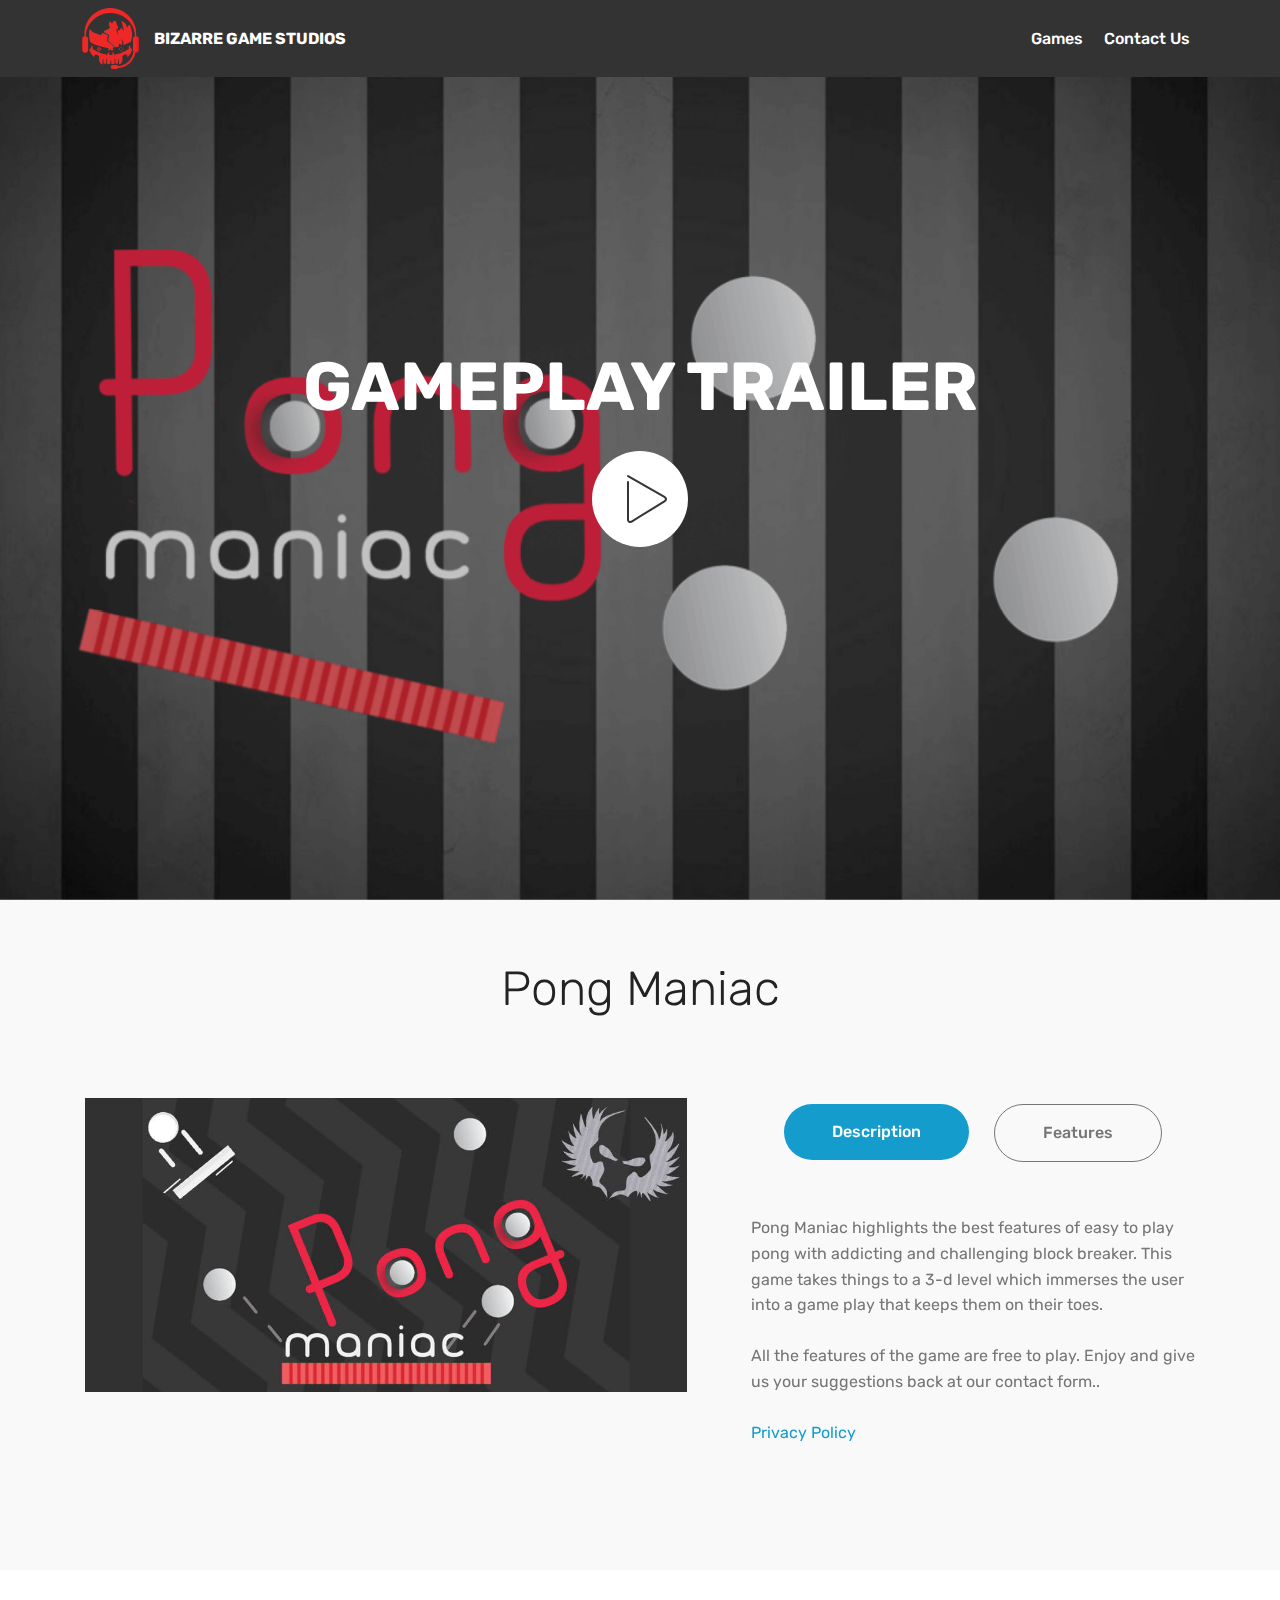
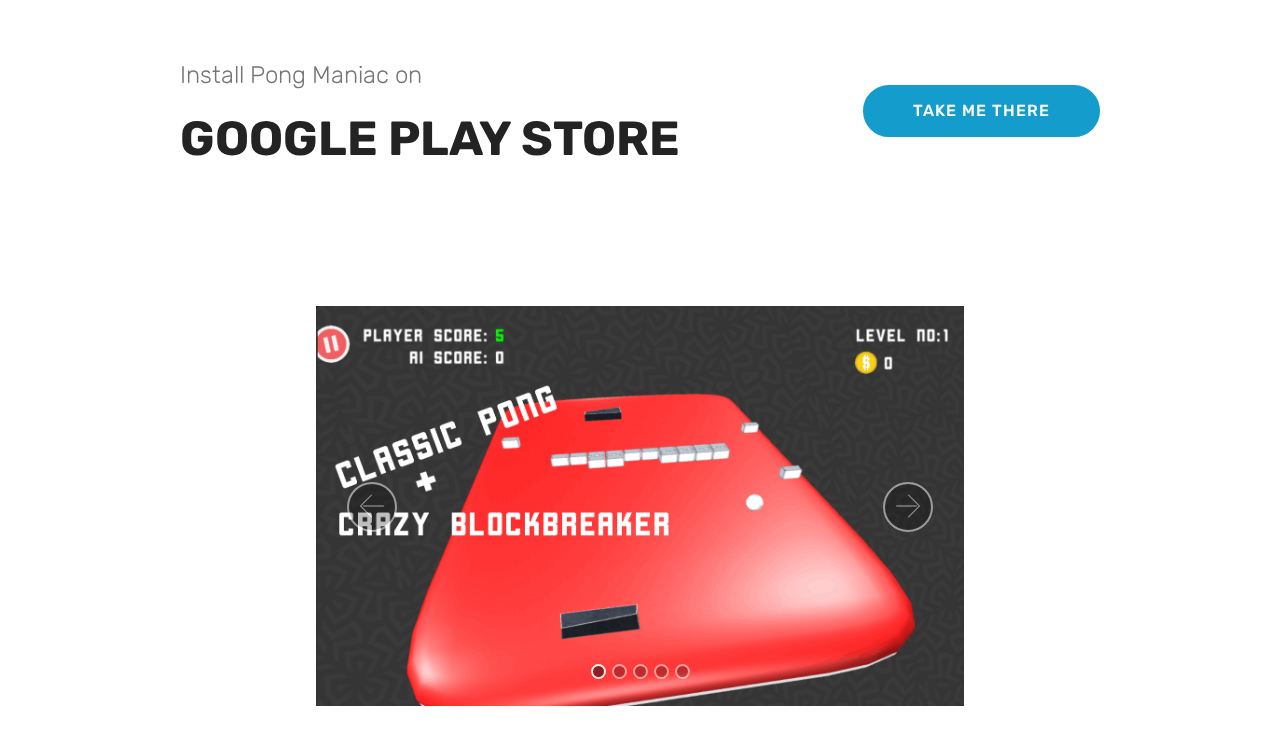
<file: PongManiac.html>
<!DOCTYPE html>
<html >
<head>
  <!-- Site made with Mobirise Website Builder v4.6.6, https://mobirise.com -->
  <meta charset="UTF-8">
  <meta http-equiv="X-UA-Compatible" content="IE=edge">
  <meta name="generator" content="Bizarre Game Studios">
  <meta name="viewport" content="width=device-width, initial-scale=1, minimum-scale=1">
  <link rel="shortcut icon" href="assets/images/logo-122x122.png" type="image/x-icon">
  <meta name="description" content="">
  <title>Pong Maniac</title>
  <link rel="stylesheet" href="assets/web/assets/mobirise-icons/mobirise-icons.css">
  <link rel="stylesheet" href="assets/tether/tether.min.css">
  <link rel="stylesheet" href="assets/bootstrap/css/bootstrap.min.css">
  <link rel="stylesheet" href="assets/bootstrap/css/bootstrap-grid.min.css">
  <link rel="stylesheet" href="assets/bootstrap/css/bootstrap-reboot.min.css">
  <link rel="stylesheet" href="assets/dropdown/css/style.css">
  <link rel="stylesheet" href="assets/theme/css/style.css">
  <link rel="stylesheet" href="assets/mobirise/css/mbr-additional.css" type="text/css">
  
  
  
</head>
<body>
  <section class="menu cid-qLV4R8Jxam" once="menu" id="menu1-18">

    

    <nav class="navbar navbar-expand beta-menu navbar-dropdown align-items-center navbar-fixed-top navbar-toggleable-sm">
        <button class="navbar-toggler navbar-toggler-right" type="button" data-toggle="collapse" data-target="#navbarSupportedContent" aria-controls="navbarSupportedContent" aria-expanded="false" aria-label="Toggle navigation">
            <div class="hamburger">
                <span></span>
                <span></span>
                <span></span>
                <span></span>
            </div>
        </button>
        <div class="menu-logo">
            <div class="navbar-brand">
                <span class="navbar-logo">
                    <a href="index.html#header2-z">
                         <img src="assets/images/logo-122x122.png" alt="BGS" title="" style="height: 3.8rem;">
                    </a>
                </span>
                <span class="navbar-caption-wrap"><a class="navbar-caption text-white display-4" href="index.html#header2-z">
                        BIZARRE GAME STUDIOS</a></span>
            </div>
        </div>
        <div class="collapse navbar-collapse" id="navbarSupportedContent">
            <ul class="navbar-nav nav-dropdown nav-right" data-app-modern-menu="true"><li class="nav-item">
                    <a class="nav-link link text-white display-4" href="allGames.html#features3-17">
                        
                        Games</a>
                </li>
                <li class="nav-item">
                    <a class="nav-link link text-white display-4" href="index.html#footer1-j">
                        
                        Contact Us
                    </a>
                </li></ul>
            
        </div>
    </nav>
</section>

<section class="engine"><a href="index.html#header2-z"></a></section><section class="header8 cid-qLYRSRBbF1 mbr-fullscreen mbr-parallax-background" id="header8-1d">

    

    <div class="mbr-overlay" style="opacity: 0.2; background-color: rgb(0, 0, 0);">
    </div>

    <div class="container align-center">
        <div class="row justify-content-md-center">
            <div class="mbr-white col-md-10">
                <h1 class="mbr-section-title align-center py-2 mbr-bold mbr-fonts-style display-1">GAMEPLAY TRAILER</h1>
                
                <div class="mbr-media show-modal align-center py-2" data-modal=".modalWindow">
                         <span class="mbri-play mbr-iconfont"></span>
                </div>
                
                
            </div>
        </div>
    </div>
    <div>
        <div class="modalWindow" style="display: none;">
            <div class="modalWindow-container">
                <div class="modalWindow-video-container">
                    <div class="modalWindow-video">
                        <iframe width="100%" height="100%" frameborder="0" allowfullscreen="1" data-src="https://www.youtube.com/watch?v=pjtTeJrtMcM"></iframe>
                    </div>
                    <a class="close" role="button" data-dismiss="modal">
                        <span aria-hidden="true" class="mbri-close mbr-iconfont closeModal"></span>
                        <span class="sr-only">Close</span>
                    </a>
                </div>
            </div>
        </div>
    </div>
</section>

<section class="tabs4 cid-qLYMyxUtGr" id="tabs4-1a">

    

    

    <div class="container">
        <h2 class="mbr-section-title align-center pb-3 mbr-fonts-style display-2">
            Pong Maniac</h2>
        

        <div class="media-container-row mt-5 pt-3">
            <div class="mbr-figure" style="width: 60%;">
                <img src="assets/images/1024x500-1024x500.jpg" alt="BGS" title="">
            </div>
            <div class="tabs-container">
                <ul class="nav nav-tabs" role="tablist">
                    <li class="nav-item"><a class="nav-link mbr-fonts-style active show display-7" role="tab" data-toggle="tab" href="#tabs4-1a_tab0" aria-selected="true">Description</a></li>
                    <li class="nav-item"><a class="nav-link mbr-fonts-style active show display-7" role="tab" data-toggle="tab" href="#tabs4-1a_tab1" aria-selected="true">Features</a></li>
                    
                    
                    
                    
                </ul>
                <div class="tab-content">
                    <div id="tab1" class="tab-pane in active" role="tabpanel">
                        <div class="row">
                            <div class="col-md-12">
                                <p class="mbr-text py-5 mbr-fonts-style display-7">
                                    Pong Maniac highlights the best features of easy to play pong with addicting and challenging block breaker. This game takes things to a 3-d level which immerses the user into a game play that keeps them on their toes.<br><br>All the features of the game are free to play. Enjoy and give us your suggestions back at our contact form..<br>
                                    <br> <a href="privacy_policy_pm.html">Privacy Policy</a> <br>
                                </p>
                            </div>
                        </div>
                    </div>
                    <div id="tab2" class="tab-pane" role="tabpanel">
                        <div class="row">
                            <div class="col-md-12">
                                <p class="mbr-text py-5 mbr-fonts-style display-7">- A computer opponent that just won't quit
<br>- Various camera modes so you don't miss any of the action
<br>- Ton of power ups
<br>- Various game-play modes - - can you master them all?
<br>- Campaign Mode
<br>- Endless Mode
<br>- Dark Mode
<br>- Challenging dynamic strategy
<br>- Captivating music
<br>- Soothing animations</p>
                            </div>
                        </div>
                    </div>
                    <div id="tab3" class="tab-pane" role="tabpanel">
                        <div class="row">
                            <div class="col-md-12">
                                <p class="mbr-text py-5 mbr-fonts-style display-7">
                                    Choose from the large selection of latest pre-made blocks - full-screen intro, bootstrap carousel, content slider, responsive image gallery with lightbox, parallax scrolling, video backgrounds, hamburger menu, sticky header and more.
                                </p>
                            </div>
                        </div>
                    </div>
                    <div id="tab4" class="tab-pane" role="tabpanel">
                        <div class="row">
                            <div class="col-md-12">
                                <p class="mbr-text py-5 mbr-fonts-style display-7">
                                   
                                </p>
                            </div>
                        </div>
                    </div>
                    <div id="tab5" class="tab-pane" role="tabpanel">
                        <div class="row">
                            <div class="col-md-12">
                                <p class="mbr-text py-5 mbr-fonts-style display-7">
                                   
                                </p>
                            </div>
                        </div>
                    </div>
                    <div id="tab6" class="tab-pane" role="tabpanel">
                        <div class="row">
                            <div class="col-md-12">
                                <p class="mbr-text py-5 mbr-fonts-style display-7">
                                    Choose from the large selection of latest pre-made blocks - full-screen intro, bootstrap carousel, content slider, responsive image gallery with lightbox, parallax scrolling, video backgrounds, hamburger menu, sticky header and more.
                                </p>
                            </div>
                        </div>
                    </div>
                </div>
            </div>
        </div>
    </div>
</section>

<section class="mbr-section info1 cid-qLYMUuLreK" id="info1-1b">

    

    
    <div class="container">
        <div class="row justify-content-center content-row">
            <div class="media-container-column title col-12 col-lg-7 col-md-6">
                <h3 class="mbr-section-subtitle align-left mbr-light pb-3 mbr-fonts-style display-5">Install Pong Maniac on</h3>
                <h2 class="align-left mbr-bold mbr-fonts-style display-2">
                    GOOGLE PLAY STORE</h2>
            </div>
            <div class="media-container-column col-12 col-lg-3 col-md-4">
                <div class="mbr-section-btn align-right py-4"><a class="btn btn-primary display-4" href="https://play.google.com/store/apps/details?id=com.BizzareGames.PongManiac&hl=en" target="_blank">TAKE ME THERE</a></div>
            </div>
        </div>
    </div>
</section>

<section class="carousel slide cid-qLYNIiLp8S" data-interval="false" id="slider2-1c">

    
    <div class="container content-slider">
        <div class="content-slider-wrap">
            <div><div class="mbr-slider slide carousel" data-pause="true" data-keyboard="false" data-ride="carousel" data-interval="4000"><ol class="carousel-indicators"><li data-app-prevent-settings="" data-target="#slider2-1c" class=" active" data-slide-to="0"></li><li data-app-prevent-settings="" data-target="#slider2-1c" data-slide-to="1"></li><li data-app-prevent-settings="" data-target="#slider2-1c" data-slide-to="2"></li><li data-app-prevent-settings="" data-target="#slider2-1c" data-slide-to="3"></li><li data-app-prevent-settings="" data-target="#slider2-1c" data-slide-to="4"></li></ol><div class="carousel-inner" role="listbox"><div class="carousel-item slider-fullscreen-image active" data-bg-video-slide="false" style="background-image: url(assets/images/level-1-1389x858.png);"><div class="container container-slide"><div class="image_wrapper"><img src="assets/images/level-1-1389x858.png"><div class="carousel-caption justify-content-center"><div class="col-10 align-center"></div></div></div></div></div><div class="carousel-item slider-fullscreen-image" data-bg-video-slide="false" style="background-image: url(assets/images/mcd-1386x862.png);"><div class="container container-slide"><div class="image_wrapper"><img src="assets/images/mcd-1386x862.png"><div class="carousel-caption justify-content-center"><div class="col-10 align-center"></div></div></div></div></div><div class="carousel-item slider-fullscreen-image" data-bg-video-slide="false" style="background-image: url(assets/images/drunk-1385x866.png);"><div class="container container-slide"><div class="image_wrapper"><img src="assets/images/drunk-1385x866.png"><div class="carousel-caption justify-content-center"><div class="col-10 align-center"></div></div></div></div></div><div class="carousel-item slider-fullscreen-image" data-bg-video-slide="false" style="background-image: url(assets/images/dark-2-1388x858.png);"><div class="container container-slide"><div class="image_wrapper"><img src="assets/images/dark-2-1388x858.png"><div class="carousel-caption justify-content-center"><div class="col-10 align-center"></div></div></div></div></div><div class="carousel-item slider-fullscreen-image" data-bg-video-slide="false"><div class="container container-slide"><div class="image_wrapper"><img><div class="carousel-caption justify-content-center"><div class="col-10"></div></div></div></div></div></div><a data-app-prevent-settings="" class="carousel-control carousel-control-prev" role="button" data-slide="prev" href="#slider2-1c"><span aria-hidden="true" class="mbri-left mbr-iconfont"></span><span class="sr-only">Previous</span></a><a data-app-prevent-settings="" class="carousel-control carousel-control-next" role="button" data-slide="next" href="#slider2-1c"><span aria-hidden="true" class="mbri-right mbr-iconfont"></span><span class="sr-only">Next</span></a></div></div> 
        </div>
    </div>
</section>


  <script src="assets/web/assets/jquery/jquery.min.js"></script>
  <script src="assets/popper/popper.min.js"></script>
  <script src="assets/tether/tether.min.js"></script>
  <script src="assets/bootstrap/js/bootstrap.min.js"></script>
  <script src="assets/smoothscroll/smooth-scroll.js"></script>
  <script src="assets/dropdown/js/script.min.js"></script>
  <script src="assets/touchswipe/jquery.touch-swipe.min.js"></script>
  <script src="assets/playervimeo/vimeo_player.js"></script>
  <script src="assets/bootstrapcarouselswipe/bootstrap-carousel-swipe.js"></script>
  <script src="assets/mbr-tabs/mbr-tabs.js"></script>
  <script src="assets/ytplayer/jquery.mb.ytplayer.min.js"></script>
  <script src="assets/vimeoplayer/jquery.mb.vimeo_player.js"></script>
  <script src="assets/parallax/jarallax.min.js"></script>
  <script src="assets/theme/js/script.js"></script>
  <script src="assets/slidervideo/script.js"></script>
 
  
</body>
</html>
</file>
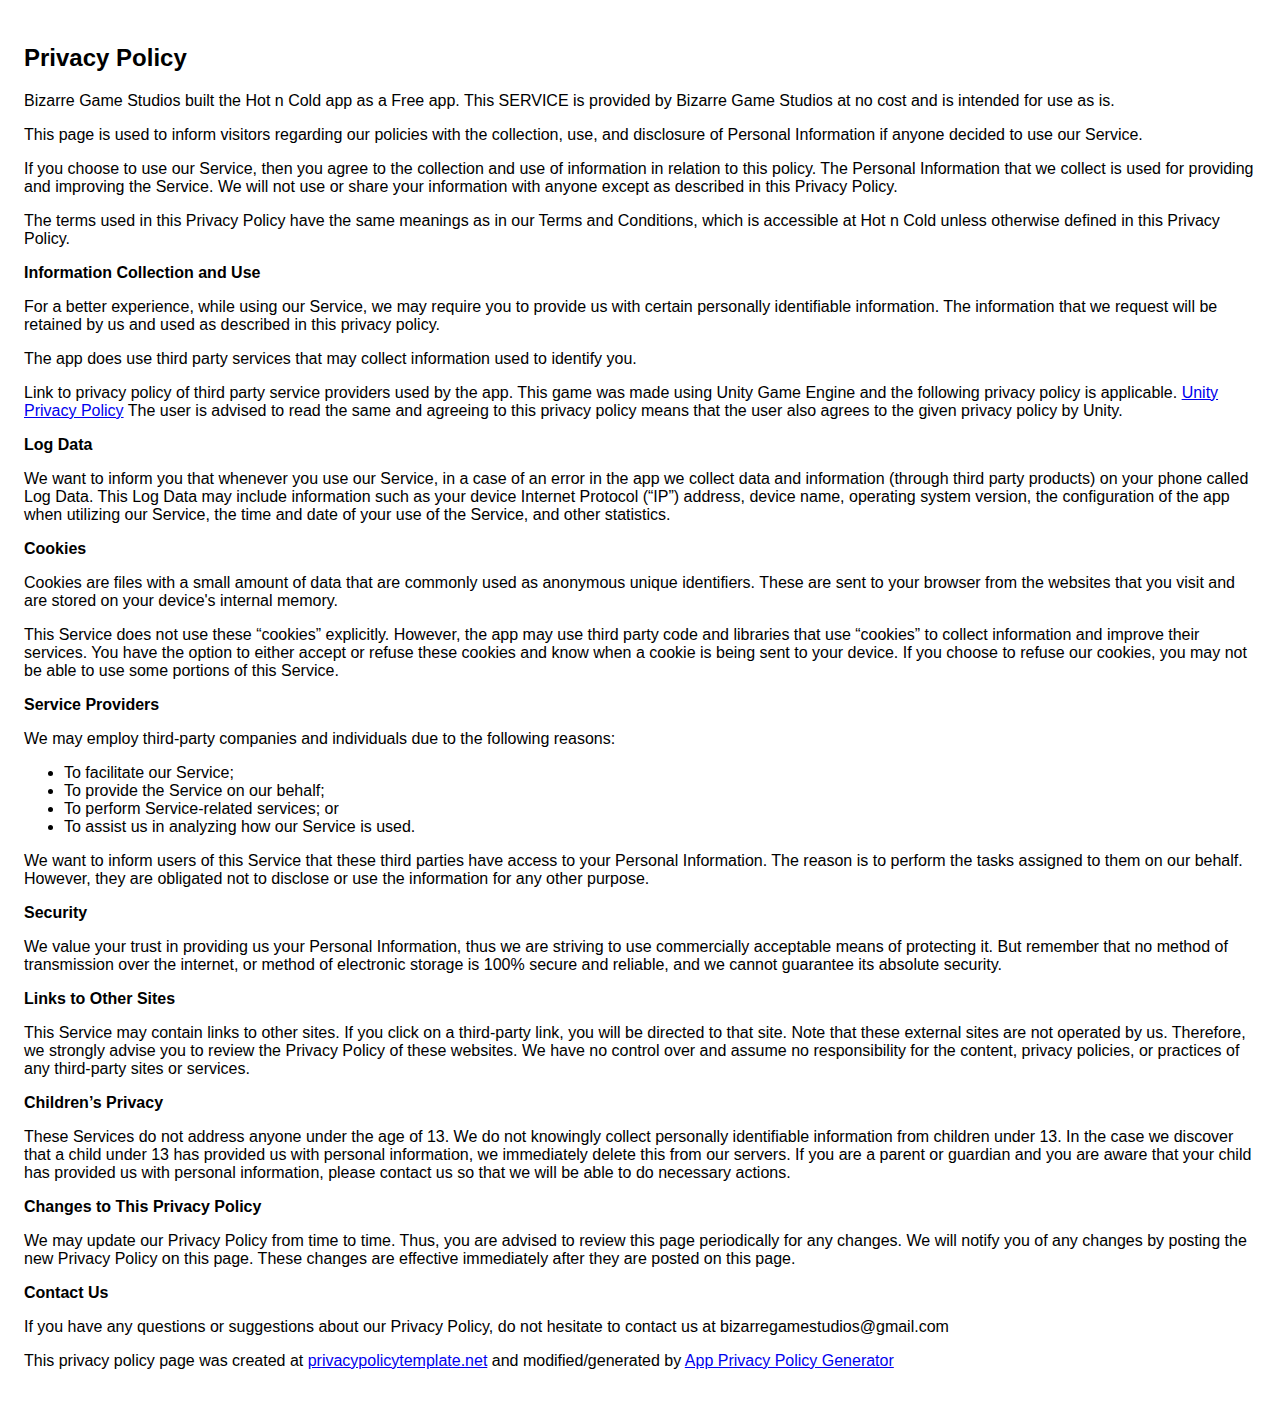
<file: privacy_policy_hnc.html>
<!DOCTYPE html>
    <html>
    <head>
      <meta charset='utf-8'>
      <meta name='viewport' content='width=device-width'>
      <title>Privacy Policy</title>
      <style> body { font-family: 'Helvetica Neue', Helvetica, Arial, sans-serif; padding:1em; } </style>
    </head>
    <body>
    <h2>Privacy Policy</h2> <p>
                    Bizarre Game Studios built the Hot n Cold app as
                    a Free app. This SERVICE is provided by
                    Bizarre Game Studios at no cost and is intended for
                    use as is.
                  </p> <p>
                    This page is used to inform visitors regarding
                    our policies with the collection, use, and
                    disclosure of Personal Information if anyone decided to use
                    our Service.
                  </p> <p>
                    If you choose to use our Service, then you agree
                    to the collection and use of information in relation to this
                    policy. The Personal Information that we collect is
                    used for providing and improving the Service.
                    We will not use or share your
                    information with anyone except as described in this Privacy
                    Policy.
                  </p> <p>
                    The terms used in this Privacy Policy have the same meanings
                    as in our Terms and Conditions, which is accessible at
                    Hot n Cold unless otherwise defined in this Privacy
                    Policy.
                  </p> <p><strong>Information Collection and Use</strong></p> <p>
                    For a better experience, while using our Service,
                    we may require you to provide us with certain
                    personally identifiable information. The
                    information that we request will be
                    retained by us and used as described in this privacy policy.
                  </p> <p>
                    The app does use third party services that may collect
                    information used to identify you.
                  </p> <div><p>
                      Link to privacy policy of third party service providers
                      used by the app.
					  This game was made using Unity Game Engine and the following 
					privacy policy is applicable.
					<a href="https://unity3d.com/legal/privacy-policy" target="_blank">Unity Privacy Policy</a>
					The user is advised to read the same and agreeing to this privacy policy
					means that the user also agrees to the given privacy policy by Unity.
                    </p> <ul><!----><!----><!----><!----><!----><!----><!----><!----><!----><!----><!----></ul></div> <p><strong>Log Data</strong></p> <p>
                    We want to inform you that whenever
                    you use our Service, in a case of an error in the
                    app we collect data and information (through third
                    party products) on your phone called Log Data. This Log Data
                    may include information such as your device Internet
                    Protocol (“IP”) address, device name, operating system
                    version, the configuration of the app when utilizing
                    our Service, the time and date of your use of the
                    Service, and other statistics.
                  </p> <p><strong>Cookies</strong></p> <p>
                    Cookies are files with a small amount of data that are
                    commonly used as anonymous unique identifiers. These are
                    sent to your browser from the websites that you visit and
                    are stored on your device's internal memory.
                  </p> <p>
                    This Service does not use these “cookies” explicitly.
                    However, the app may use third party code and libraries that
                    use “cookies” to collect information and improve their
                    services. You have the option to either accept or refuse
                    these cookies and know when a cookie is being sent to your
                    device. If you choose to refuse our cookies, you may not be
                    able to use some portions of this Service.
                  </p> <p><strong>Service Providers</strong></p> <p>
                    We may employ third-party companies
                    and individuals due to the following reasons:
                  </p> <ul><li>To facilitate our Service;</li> <li>To provide the Service on our behalf;</li> <li>To perform Service-related services; or</li> <li>To assist us in analyzing how our Service is used.</li></ul> <p>
                    We want to inform users of this
                    Service that these third parties have access to your
                    Personal Information. The reason is to perform the tasks
                    assigned to them on our behalf. However, they are obligated
                    not to disclose or use the information for any other
                    purpose.
                  </p> <p><strong>Security</strong></p> <p>
                    We value your trust in providing us
                    your Personal Information, thus we are striving to use
                    commercially acceptable means of protecting it. But remember
                    that no method of transmission over the internet, or method
                    of electronic storage is 100% secure and reliable, and
                    we cannot guarantee its absolute security.
                  </p> <p><strong>Links to Other Sites</strong></p> <p>
                    This Service may contain links to other sites. If you click
                    on a third-party link, you will be directed to that site.
                    Note that these external sites are not operated by
                    us. Therefore, we strongly advise you to
                    review the Privacy Policy of these websites.
                    We have no control over and assume no
                    responsibility for the content, privacy policies, or
                    practices of any third-party sites or services.
                  </p> <p><strong>Children’s Privacy</strong></p> <p>
                    These Services do not address anyone under the age of 13.
                    We do not knowingly collect personally
                    identifiable information from children under 13. In the case
                    we discover that a child under 13 has provided
                    us with personal information,
                    we immediately delete this from our servers. If you
                    are a parent or guardian and you are aware that your child
                    has provided us with personal information, please contact
                    us so that we will be able to do
                    necessary actions.
                  </p><p><strong>Changes to This Privacy Policy</strong></p> <p>
                    We may update our Privacy Policy from
                    time to time. Thus, you are advised to review this page
                    periodically for any changes. We will
                    notify you of any changes by posting the new Privacy Policy
                    on this page. These changes are effective immediately after
                    they are posted on this page.
                  </p> <p><strong>Contact Us</strong></p> <p>
                    If you have any questions or suggestions about
                    our Privacy Policy, do not hesitate to contact
                    us at bizarregamestudios@gmail.com
                  </p> <p>
                    This privacy policy page was created at
                    <a href="https://privacypolicytemplate.net" target="_blank">privacypolicytemplate.net</a>
                    and modified/generated by
                    <a href="https://app-privacy-policy-generator.firebaseapp.com/" target="_blank">App Privacy Policy Generator</a></p>
    </body>
    </html>
</file>
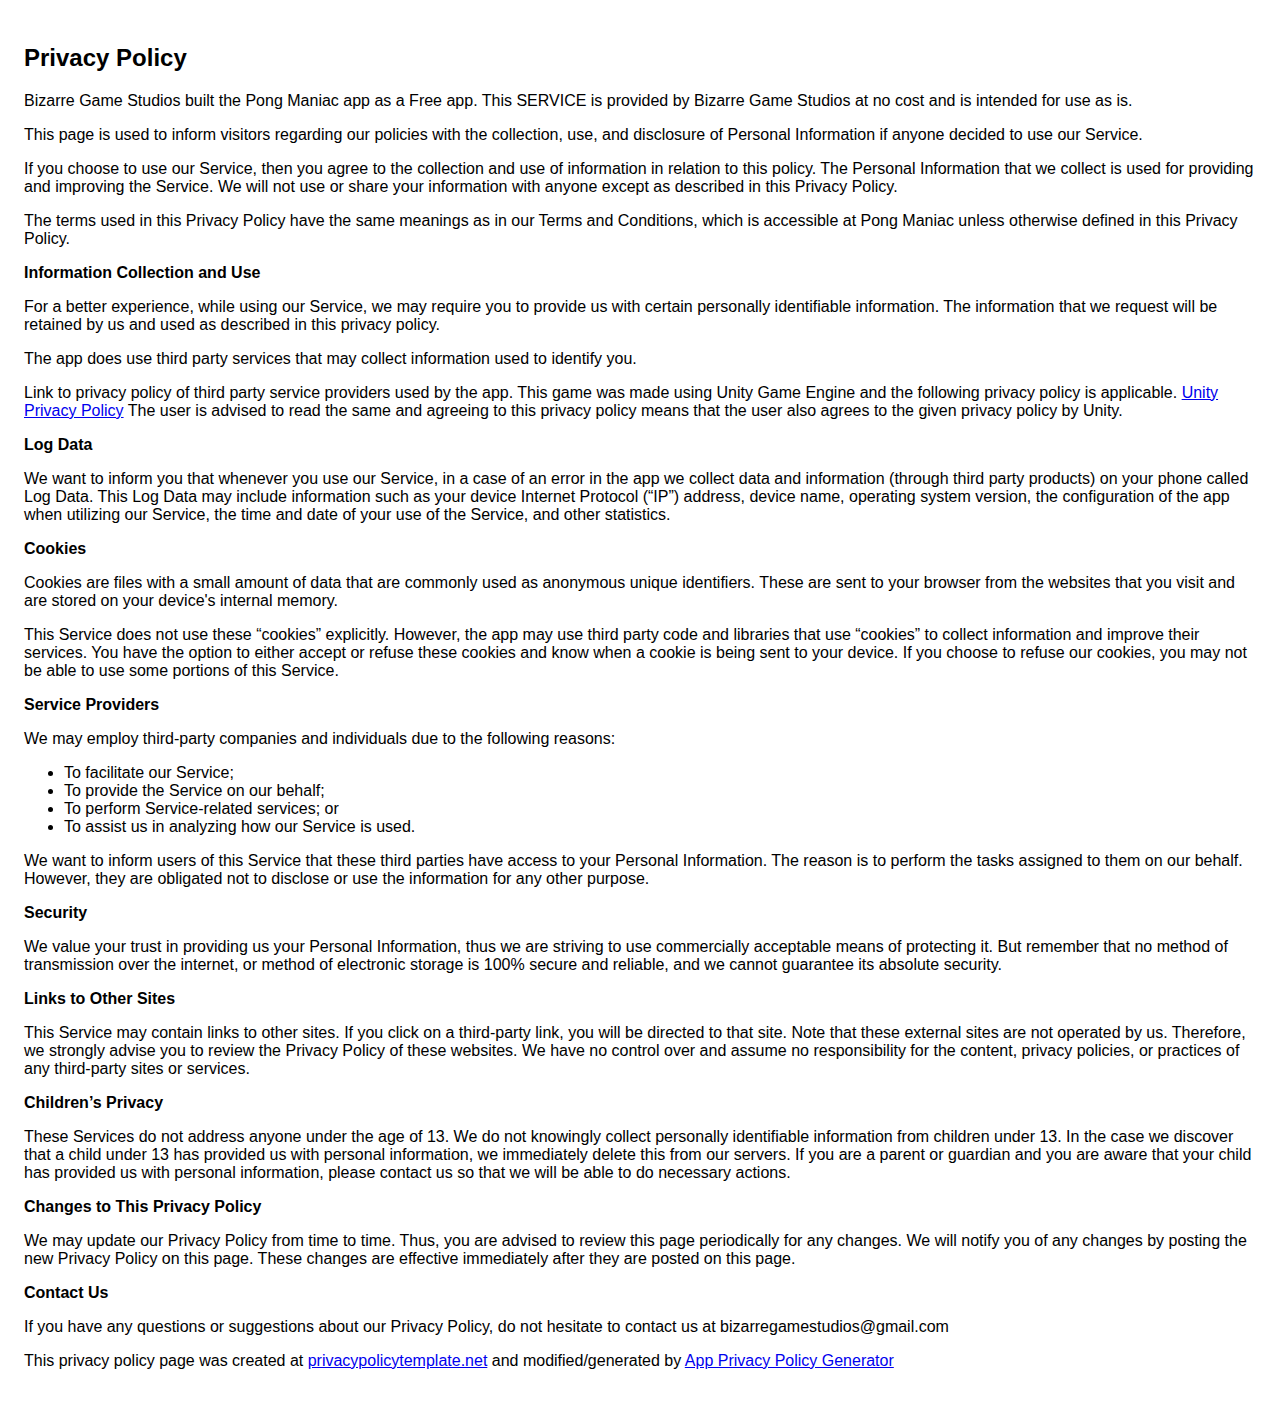
<file: privacy_policy_pm.html>
<!DOCTYPE html>
    <html>
    <head>
      <meta charset='utf-8'>
      <meta name='viewport' content='width=device-width'>
      <title>Privacy Policy</title>
      <style> body { font-family: 'Helvetica Neue', Helvetica, Arial, sans-serif; padding:1em; } </style>
    </head>
    <body>
    <h2>Privacy Policy</h2> <p>
                    Bizarre Game Studios built the Pong Maniac app as
                    a Free app. This SERVICE is provided by
                    Bizarre Game Studios at no cost and is intended for
                    use as is.
                  </p> <p>
                    This page is used to inform visitors regarding
                    our policies with the collection, use, and
                    disclosure of Personal Information if anyone decided to use
                    our Service.
                  </p> <p>
                    If you choose to use our Service, then you agree
                    to the collection and use of information in relation to this
                    policy. The Personal Information that we collect is
                    used for providing and improving the Service.
                    We will not use or share your
                    information with anyone except as described in this Privacy
                    Policy.
                  </p> <p>
                    The terms used in this Privacy Policy have the same meanings
                    as in our Terms and Conditions, which is accessible at
                    Pong Maniac unless otherwise defined in this Privacy
                    Policy.
                  </p> <p><strong>Information Collection and Use</strong></p> <p>
                    For a better experience, while using our Service,
                    we may require you to provide us with certain
                    personally identifiable information. The
                    information that we request will be
                    retained by us and used as described in this privacy policy.
                  </p> <p>
                    The app does use third party services that may collect
                    information used to identify you.
                  </p> <div><p>
                     Link to privacy policy of third party service providers
                      used by the app.
					  This game was made using Unity Game Engine and the following 
					privacy policy is applicable.
					<a href="https://unity3d.com/legal/privacy-policy" target="_blank">Unity Privacy Policy</a>
					The user is advised to read the same and agreeing to this privacy policy
					means that the user also agrees to the given privacy policy by Unity.
                    </p> <ul><!----><!----><!----><!----><!----><!----><!----><!----><!----><!----><!----></ul></div> <p><strong>Log Data</strong></p> <p>
                    We want to inform you that whenever
                    you use our Service, in a case of an error in the
                    app we collect data and information (through third
                    party products) on your phone called Log Data. This Log Data
                    may include information such as your device Internet
                    Protocol (“IP”) address, device name, operating system
                    version, the configuration of the app when utilizing
                    our Service, the time and date of your use of the
                    Service, and other statistics.
                  </p> <p><strong>Cookies</strong></p> <p>
                    Cookies are files with a small amount of data that are
                    commonly used as anonymous unique identifiers. These are
                    sent to your browser from the websites that you visit and
                    are stored on your device's internal memory.
                  </p> <p>
                    This Service does not use these “cookies” explicitly.
                    However, the app may use third party code and libraries that
                    use “cookies” to collect information and improve their
                    services. You have the option to either accept or refuse
                    these cookies and know when a cookie is being sent to your
                    device. If you choose to refuse our cookies, you may not be
                    able to use some portions of this Service.
                  </p> <p><strong>Service Providers</strong></p> <p>
                    We may employ third-party companies
                    and individuals due to the following reasons:
                  </p> <ul><li>To facilitate our Service;</li> <li>To provide the Service on our behalf;</li> <li>To perform Service-related services; or</li> <li>To assist us in analyzing how our Service is used.</li></ul> <p>
                    We want to inform users of this
                    Service that these third parties have access to your
                    Personal Information. The reason is to perform the tasks
                    assigned to them on our behalf. However, they are obligated
                    not to disclose or use the information for any other
                    purpose.
                  </p> <p><strong>Security</strong></p> <p>
                    We value your trust in providing us
                    your Personal Information, thus we are striving to use
                    commercially acceptable means of protecting it. But remember
                    that no method of transmission over the internet, or method
                    of electronic storage is 100% secure and reliable, and
                    we cannot guarantee its absolute security.
                  </p> <p><strong>Links to Other Sites</strong></p> <p>
                    This Service may contain links to other sites. If you click
                    on a third-party link, you will be directed to that site.
                    Note that these external sites are not operated by
                    us. Therefore, we strongly advise you to
                    review the Privacy Policy of these websites.
                    We have no control over and assume no
                    responsibility for the content, privacy policies, or
                    practices of any third-party sites or services.
                  </p> <p><strong>Children’s Privacy</strong></p> <p>
                    These Services do not address anyone under the age of 13.
                    We do not knowingly collect personally
                    identifiable information from children under 13. In the case
                    we discover that a child under 13 has provided
                    us with personal information,
                    we immediately delete this from our servers. If you
                    are a parent or guardian and you are aware that your child
                    has provided us with personal information, please contact
                    us so that we will be able to do
                    necessary actions.
                  </p> <p><strong>Changes to This Privacy Policy</strong></p> <p>
                    We may update our Privacy Policy from
                    time to time. Thus, you are advised to review this page
                    periodically for any changes. We will
                    notify you of any changes by posting the new Privacy Policy
                    on this page. These changes are effective immediately after
                    they are posted on this page.
                  </p> <p><strong>Contact Us</strong></p> <p>
                    If you have any questions or suggestions about
                    our Privacy Policy, do not hesitate to contact
                    us at bizarregamestudios@gmail.com
                  </p> <p>
                    This privacy policy page was created at
                    <a href="https://privacypolicytemplate.net" target="_blank">privacypolicytemplate.net</a>
                    and modified/generated by
                    <a href="https://app-privacy-policy-generator.firebaseapp.com/" target="_blank">App Privacy Policy Generator</a></p>
    </body>
    </html>
</file>
<file: assets/web/assets/mobirise-icons/mobirise-icons.css>
@font-face {
  font-family: 'MobiriseIcons';
  src:  url('mobirise-icons.eot?spat4u');
  src:  url('mobirise-icons.eot?spat4u#iefix') format('embedded-opentype'),
    url('mobirise-icons.ttf?spat4u') format('truetype'),
    url('mobirise-icons.woff?spat4u') format('woff'),
    url('mobirise-icons.svg?spat4u#MobiriseIcons') format('svg');
  font-weight: normal;
  font-style: normal;
}

[class^="mbri-"], [class*=" mbri-"] {
  /* use !important to prevent issues with browser extensions that change fonts */
  font-family: MobiriseIcons !important;
  speak: none;
  font-style: normal;
  font-weight: normal;
  font-variant: normal;
  text-transform: none;
  line-height: 1;

  /* Better Font Rendering =========== */
  -webkit-font-smoothing: antialiased;
  -moz-osx-font-smoothing: grayscale;
}

.mbri-add-submenu:before {
  content: "\e900";
}
.mbri-alert:before {
  content: "\e901";
}
.mbri-align-center:before {
  content: "\e902";
}
.mbri-align-justify:before {
  content: "\e903";
}
.mbri-align-left:before {
  content: "\e904";
}
.mbri-align-right:before {
  content: "\e905";
}
.mbri-android:before {
  content: "\e906";
}
.mbri-apple:before {
  content: "\e907";
}
.mbri-arrow-down:before {
  content: "\e908";
}
.mbri-arrow-next:before {
  content: "\e909";
}
.mbri-arrow-prev:before {
  content: "\e90a";
}
.mbri-arrow-up:before {
  content: "\e90b";
}
.mbri-bold:before {
  content: "\e90c";
}
.mbri-bookmark:before {
  content: "\e90d";
}
.mbri-bootstrap:before {
  content: "\e90e";
}
.mbri-briefcase:before {
  content: "\e90f";
}
.mbri-browse:before {
  content: "\e910";
}
.mbri-bulleted-list:before {
  content: "\e911";
}
.mbri-calendar:before {
  content: "\e912";
}
.mbri-camera:before {
  content: "\e913";
}
.mbri-cart-add:before {
  content: "\e914";
}
.mbri-cart-full:before {
  content: "\e915";
}
.mbri-cash:before {
  content: "\e916";
}
.mbri-change-style:before {
  content: "\e917";
}
.mbri-chat:before {
  content: "\e918";
}
.mbri-clock:before {
  content: "\e919";
}
.mbri-close:before {
  content: "\e91a";
}
.mbri-cloud:before {
  content: "\e91b";
}
.mbri-code:before {
  content: "\e91c";
}
.mbri-contact-form:before {
  content: "\e91d";
}
.mbri-credit-card:before {
  content: "\e91e";
}
.mbri-cursor-click:before {
  content: "\e91f";
}
.mbri-cust-feedback:before {
  content: "\e920";
}
.mbri-database:before {
  content: "\e921";
}
.mbri-delivery:before {
  content: "\e922";
}
.mbri-desktop:before {
  content: "\e923";
}
.mbri-devices:before {
  content: "\e924";
}
.mbri-down:before {
  content: "\e925";
}
.mbri-download:before {
  content: "\e989";
}
.mbri-drag-n-drop:before {
  content: "\e927";
}
.mbri-drag-n-drop2:before {
  content: "\e928";
}
.mbri-edit:before {
  content: "\e929";
}
.mbri-edit2:before {
  content: "\e92a";
}
.mbri-error:before {
  content: "\e92b";
}
.mbri-extension:before {
  content: "\e92c";
}
.mbri-features:before {
  content: "\e92d";
}
.mbri-file:before {
  content: "\e92e";
}
.mbri-flag:before {
  content: "\e92f";
}
.mbri-folder:before {
  content: "\e930";
}
.mbri-gift:before {
  content: "\e931";
}
.mbri-github:before {
  content: "\e932";
}
.mbri-globe:before {
  content: "\e933";
}
.mbri-globe-2:before {
  content: "\e934";
}
.mbri-growing-chart:before {
  content: "\e935";
}
.mbri-hearth:before {
  content: "\e936";
}
.mbri-help:before {
  content: "\e937";
}
.mbri-home:before {
  content: "\e938";
}
.mbri-hot-cup:before {
  content: "\e939";
}
.mbri-idea:before {
  content: "\e93a";
}
.mbri-image-gallery:before {
  content: "\e93b";
}
.mbri-image-slider:before {
  content: "\e93c";
}
.mbri-info:before {
  content: "\e93d";
}
.mbri-italic:before {
  content: "\e93e";
}
.mbri-key:before {
  content: "\e93f";
}
.mbri-laptop:before {
  content: "\e940";
}
.mbri-layers:before {
  content: "\e941";
}
.mbri-left-right:before {
  content: "\e942";
}
.mbri-left:before {
  content: "\e943";
}
.mbri-letter:before {
  content: "\e944";
}
.mbri-like:before {
  content: "\e945";
}
.mbri-link:before {
  content: "\e946";
}
.mbri-lock:before {
  content: "\e947";
}
.mbri-login:before {
  content: "\e948";
}
.mbri-logout:before {
  content: "\e949";
}
.mbri-magic-stick:before {
  content: "\e94a";
}
.mbri-map-pin:before {
  content: "\e94b";
}
.mbri-menu:before {
  content: "\e94c";
}
.mbri-mobile:before {
  content: "\e94d";
}
.mbri-mobile2:before {
  content: "\e94e";
}
.mbri-mobirise:before {
  content: "\e94f";
}
.mbri-more-horizontal:before {
  content: "\e950";
}
.mbri-more-vertical:before {
  content: "\e951";
}
.mbri-music:before {
  content: "\e952";
}
.mbri-new-file:before {
  content: "\e953";
}
.mbri-numbered-list:before {
  content: "\e954";
}
.mbri-opened-folder:before {
  content: "\e955";
}
.mbri-pages:before {
  content: "\e956";
}
.mbri-paper-plane:before {
  content: "\e957";
}
.mbri-paperclip:before {
  content: "\e958";
}
.mbri-photo:before {
  content: "\e959";
}
.mbri-photos:before {
  content: "\e95a";
}
.mbri-pin:before {
  content: "\e95b";
}
.mbri-play:before {
  content: "\e95c";
}
.mbri-plus:before {
  content: "\e95d";
}
.mbri-preview:before {
  content: "\e95e";
}
.mbri-print:before {
  content: "\e95f";
}
.mbri-protect:before {
  content: "\e960";
}
.mbri-question:before {
  content: "\e961";
}
.mbri-quote-left:before {
  content: "\e962";
}
.mbri-quote-right:before {
  content: "\e963";
}
.mbri-refresh:before {
  content: "\e964";
}
.mbri-responsive:before {
  content: "\e965";
}
.mbri-right:before {
  content: "\e966";
}
.mbri-rocket:before {
  content: "\e967";
}
.mbri-sad-face:before {
  content: "\e968";
}
.mbri-sale:before {
  content: "\e969";
}
.mbri-save:before {
  content: "\e96a";
}
.mbri-search:before {
  content: "\e96b";
}
.mbri-setting:before {
  content: "\e96c";
}
.mbri-setting2:before {
  content: "\e96d";
}
.mbri-setting3:before {
  content: "\e96e";
}
.mbri-share:before {
  content: "\e96f";
}
.mbri-shopping-bag:before {
  content: "\e970";
}
.mbri-shopping-basket:before {
  content: "\e971";
}
.mbri-shopping-cart:before {
  content: "\e972";
}
.mbri-sites:before {
  content: "\e973";
}
.mbri-smile-face:before {
  content: "\e974";
}
.mbri-speed:before {
  content: "\e975";
}
.mbri-star:before {
  content: "\e976";
}
.mbri-success:before {
  content: "\e977";
}
.mbri-sun:before {
  content: "\e978";
}
.mbri-sun2:before {
  content: "\e979";
}
.mbri-tablet:before {
  content: "\e97a";
}
.mbri-tablet-vertical:before {
  content: "\e97b";
}
.mbri-target:before {
  content: "\e97c";
}
.mbri-timer:before {
  content: "\e97d";
}
.mbri-to-ftp:before {
  content: "\e97e";
}
.mbri-to-local-drive:before {
  content: "\e97f";
}
.mbri-touch-swipe:before {
  content: "\e980";
}
.mbri-touch:before {
  content: "\e981";
}
.mbri-trash:before {
  content: "\e982";
}
.mbri-underline:before {
  content: "\e983";
}
.mbri-unlink:before {
  content: "\e984";
}
.mbri-unlock:before {
  content: "\e985";
}
.mbri-up-down:before {
  content: "\e986";
}
.mbri-up:before {
  content: "\e987";
}
.mbri-update:before {
  content: "\e988";
}
.mbri-upload:before {
 content: "\e926"; 
}
.mbri-user:before {
  content: "\e98a";
}
.mbri-user2:before {
  content: "\e98b";
}
.mbri-users:before {
  content: "\e98c";
}
.mbri-video:before {
  content: "\e98d";
}
.mbri-video-play:before {
  content: "\e98e";
}
.mbri-watch:before {
  content: "\e98f";
}
.mbri-website-theme:before {
  content: "\e990";
}
.mbri-wifi:before {
  content: "\e991";
}
.mbri-windows:before {
  content: "\e992";
}
.mbri-zoom-out:before {
  content: "\e993";
}
.mbri-redo:before {
  content: "\e994";
}
.mbri-undo:before {
  content: "\e995";
}
</file>
<file: assets/dropdown/css/style.css>
.navbar-dropdown {
  left: 0;
  padding: 0;
  position: absolute;
  right: 0;
  top: 0;
  transition: all 0.45s ease;
  z-index: 1030;
  background: #282828; }
  .navbar-dropdown .navbar-logo {
    margin-right: 0.8rem;
    transition: margin 0.3s ease-in-out;
    vertical-align: middle; }
    .navbar-dropdown .navbar-logo img {
      height: 3.125rem;
      transition: all 0.3s ease-in-out; }
    .navbar-dropdown .navbar-logo.mbr-iconfont {
      font-size: 3.125rem;
      line-height: 3.125rem; }
  .navbar-dropdown .navbar-caption {
    font-weight: 700;
    white-space: normal;
    vertical-align: -4px;
    line-height: 3.125rem !important; }
    .navbar-dropdown .navbar-caption, .navbar-dropdown .navbar-caption:hover {
      color: inherit;
      text-decoration: none; }
  .navbar-dropdown .mbr-iconfont + .navbar-caption {
    vertical-align: -1px; }
  .navbar-dropdown.navbar-fixed-top {
    position: fixed; }
  .navbar-dropdown .navbar-brand span {
    vertical-align: -4px; }
  .navbar-dropdown.bg-color.transparent {
    background: none; }
  .navbar-dropdown.navbar-short .navbar-brand {
    padding: 0.625rem 0; }
    .navbar-dropdown.navbar-short .navbar-brand span {
      vertical-align: -1px; }
  .navbar-dropdown.navbar-short .navbar-caption {
    line-height: 2.375rem !important;
    vertical-align: -2px; }
  .navbar-dropdown.navbar-short .navbar-logo {
    margin-right: 0.5rem; }
    .navbar-dropdown.navbar-short .navbar-logo img {
      height: 2.375rem; }
    .navbar-dropdown.navbar-short .navbar-logo.mbr-iconfont {
      font-size: 2.375rem;
      line-height: 2.375rem; }
  .navbar-dropdown.navbar-short .mbr-table-cell {
    height: 3.625rem; }
  .navbar-dropdown .navbar-close {
    left: 0.6875rem;
    position: fixed;
    top: 0.75rem;
    z-index: 1000; }
  .navbar-dropdown .hamburger-icon {
    content: "";
    display: inline-block;
    vertical-align: middle;
    width: 16px;
    -webkit-box-shadow: 0 -6px 0 1px #282828,0 0 0 1px #282828,0 6px 0 1px #282828;
    -moz-box-shadow: 0 -6px 0 1px #282828,0 0 0 1px #282828,0 6px 0 1px #282828;
    box-shadow: 0 -6px 0 1px #282828,0 0 0 1px #282828,0 6px 0 1px #282828; }

.dropdown-menu .dropdown-toggle[data-toggle="dropdown-submenu"]::after {
  border-bottom: 0.35em solid transparent;
  border-left: 0.35em solid;
  border-right: 0;
  border-top: 0.35em solid transparent;
  margin-left: 0.3rem; }

.dropdown-menu .dropdown-item:focus {
  outline: 0; }

.nav-dropdown {
  font-size: 0.75rem;
  font-weight: 500;
  height: auto !important; }
  .nav-dropdown .nav-btn {
    padding-left: 1rem; }
  .nav-dropdown .link {
    margin: .667em 1.667em;
    font-weight: 500;
    padding: 0;
    transition: color .2s ease-in-out; }
    .nav-dropdown .link.dropdown-toggle {
      margin-right: 2.583em; }
      .nav-dropdown .link.dropdown-toggle::after {
        margin-left: .25rem;
        border-top: 0.35em solid;
        border-right: 0.35em solid transparent;
        border-left: 0.35em solid transparent;
        border-bottom: 0; }
      .nav-dropdown .link.dropdown-toggle[aria-expanded="true"] {
        margin: 0;
        padding: 0.667em 3.263em  0.667em 1.667em; }
  .nav-dropdown .link::after,
  .nav-dropdown .dropdown-item::after {
    color: inherit; }
  .nav-dropdown .btn {
    font-size: 0.75rem;
    font-weight: 700;
    letter-spacing: 0;
    margin-bottom: 0;
    padding-left: 1.25rem;
    padding-right: 1.25rem; }
  .nav-dropdown .dropdown-menu {
    border-radius: 0;
    border: 0;
    left: 0;
    margin: 0;
    padding-bottom: 1.25rem;
    padding-top: 1.25rem;
    position: relative; }
  .nav-dropdown .dropdown-submenu {
    margin-left: 0.125rem;
    top: 0; }
  .nav-dropdown .dropdown-item {
    font-weight: 500;
    line-height: 2;
    padding: 0.3846em 4.615em 0.3846em 1.5385em;
    position: relative;
    transition: color .2s ease-in-out, background-color .2s ease-in-out; }
    .nav-dropdown .dropdown-item::after {
      margin-top: -0.3077em;
      position: absolute;
      right: 1.1538em;
      top: 50%; }
    .nav-dropdown .dropdown-item:focus, .nav-dropdown .dropdown-item:hover {
      background: none; }

@media (max-width: 767px) {
  .nav-dropdown.navbar-toggleable-sm {
    bottom: 0;
    display: none;
    left: 0;
    overflow-x: hidden;
    position: fixed;
    top: 0;
    transform: translateX(-100%);
    -ms-transform: translateX(-100%);
    -webkit-transform: translateX(-100%);
    width: 18.75rem;
    z-index: 999; } }
.nav-dropdown.navbar-toggleable-xl {
  bottom: 0;
  display: none;
  left: 0;
  overflow-x: hidden;
  position: fixed;
  top: 0;
  transform: translateX(-100%);
  -ms-transform: translateX(-100%);
  -webkit-transform: translateX(-100%);
  width: 18.75rem;
  z-index: 999; }

.nav-dropdown-sm {
  display: block !important;
  overflow-x: hidden;
  overflow: auto;
  padding-top: 3.875rem; }
  .nav-dropdown-sm::after {
    content: "";
    display: block;
    height: 3rem;
    width: 100%; }
  .nav-dropdown-sm.collapse.in ~ .navbar-close {
    display: block !important; }
  .nav-dropdown-sm.collapsing, .nav-dropdown-sm.collapse.in {
    transform: translateX(0);
    -ms-transform: translateX(0);
    -webkit-transform: translateX(0);
    transition: all 0.25s ease-out;
    -webkit-transition: all 0.25s ease-out;
    background: #282828; }
  .nav-dropdown-sm.collapsing[aria-expanded="false"] {
    transform: translateX(-100%);
    -ms-transform: translateX(-100%);
    -webkit-transform: translateX(-100%); }
  .nav-dropdown-sm .nav-item {
    display: block;
    margin-left: 0 !important;
    padding-left: 0; }
  .nav-dropdown-sm .link,
  .nav-dropdown-sm .dropdown-item {
    border-top: 1px dotted rgba(255, 255, 255, 0.1);
    font-size: 0.8125rem;
    line-height: 1.6;
    margin: 0 !important;
    padding: 0.875rem 2.4rem 0.875rem 1.5625rem !important;
    position: relative;
    white-space: normal; }
    .nav-dropdown-sm .link:focus, .nav-dropdown-sm .link:hover,
    .nav-dropdown-sm .dropdown-item:focus,
    .nav-dropdown-sm .dropdown-item:hover {
      background: rgba(0, 0, 0, 0.2) !important;
      color: #c0a375; }
  .nav-dropdown-sm .nav-btn {
    position: relative;
    padding: 1.5625rem 1.5625rem 0 1.5625rem; }
    .nav-dropdown-sm .nav-btn::before {
      border-top: 1px dotted rgba(255, 255, 255, 0.1);
      content: "";
      left: 0;
      position: absolute;
      top: 0;
      width: 100%; }
    .nav-dropdown-sm .nav-btn + .nav-btn {
      padding-top: 0.625rem; }
      .nav-dropdown-sm .nav-btn + .nav-btn::before {
        display: none; }
  .nav-dropdown-sm .btn {
    padding: 0.625rem 0; }
  .nav-dropdown-sm .dropdown-toggle[data-toggle="dropdown-submenu"]::after {
    margin-left: .25rem;
    border-top: 0.35em solid;
    border-right: 0.35em solid transparent;
    border-left: 0.35em solid transparent;
    border-bottom: 0; }
  .nav-dropdown-sm .dropdown-toggle[data-toggle="dropdown-submenu"][aria-expanded="true"]::after {
    border-top: 0;
    border-right: 0.35em solid transparent;
    border-left: 0.35em solid transparent;
    border-bottom: 0.35em solid; }
  .nav-dropdown-sm .dropdown-menu {
    margin: 0;
    padding: 0;
    position: relative;
    top: 0;
    left: 0;
    width: 100%;
    border: 0;
    float: none;
    border-radius: 0;
    background: none; }
  .nav-dropdown-sm .dropdown-submenu {
    left: 100%;
    margin-left: 0.125rem;
    margin-top: -1.25rem;
    top: 0; }

.navbar-toggleable-sm .nav-dropdown .dropdown-menu {
  position: absolute; }

.navbar-toggleable-sm .nav-dropdown .dropdown-submenu {
  left: 100%;
  margin-left: 0.125rem;
  margin-top: -1.25rem;
  top: 0; }

.navbar-toggleable-sm.opened .nav-dropdown .dropdown-menu {
  position: relative; }

.navbar-toggleable-sm.opened .nav-dropdown .dropdown-submenu {
  left: 0;
  margin-left: 00rem;
  margin-top: 0rem;
  top: 0; }

.is-builder .nav-dropdown.collapsing {
  transition: none !important; }

/*# sourceMappingURL=style.css.map */
</file>
<file: assets/theme/css/style.css>
/*!
 * Mobirise v4 theme (https://mobirise.com/)
 * Copyright 2017 Mobirise
 */
section {
  background-color: #eeeeee; }

section,
.container,
.container-fluid {
  position: relative;
  word-wrap: break-word; }

a.mbr-iconfont:hover {
  text-decoration: none; }

.article .lead p, .article .lead ul, .article .lead ol, .article .lead pre, .article .lead blockquote {
  margin-bottom: 0; }

a {
  font-style: normal;
  font-weight: 400;
  cursor: pointer; }
  a, a:hover {
    text-decoration: none; }

figure {
  margin-bottom: 0; }

body {
  color: #232323; }

h1, h2, h3, h4, h5, h6,
.h1, .h2, .h3, .h4, .h5, .h6,
.display-1, .display-2, .display-3, .display-4 {
  line-height: 1;
  word-break: break-word;
  word-wrap: break-word; }

b, strong {
  font-weight: bold; }

blockquote {
  padding: 10px 0 10px 20px;
  position: relative;
  border-left: 2px solid;
  border-color: #ff3366; }

input:-webkit-autofill, input:-webkit-autofill:hover, input:-webkit-autofill:focus, input:-webkit-autofill:active {
  transition-delay: 9999s;
  transition-property: background-color, color; }

textarea[type="hidden"] {
  display: none; }

body {
  position: relative; }

section {
  background-position: 50% 50%;
  background-repeat: no-repeat;
  background-size: cover; }
  section .mbr-background-video,
  section .mbr-background-video-preview {
    position: absolute;
    bottom: 0;
    left: 0;
    right: 0;
    top: 0; }

.hidden {
  visibility: hidden; }

.mbr-z-index20 {
  z-index: 20; }

/*! Base colors */
.mbr-white {
  color: #ffffff; }

.mbr-black {
  color: #000000; }

.mbr-bg-white {
  background-color: #ffffff; }

.mbr-bg-black {
  background-color: #000000; }

/*! Text-aligns */
.align-left {
  text-align: left; }

.align-center {
  text-align: center; }

.align-right {
  text-align: right; }

@media (max-width: 767px) {
  .align-left, .align-center, .align-right, .mbr-section-btn, .mbr-section-title {
    text-align: center; } }
/*! Font-weight  */
.mbr-light {
  font-weight: 300; }

.mbr-regular {
  font-weight: 400; }

.mbr-semibold {
  font-weight: 500; }

.mbr-bold {
  font-weight: 700; }

/*! Media  */
.media-size-item {
  -webkit-flex: 1 1 auto;
  -moz-flex: 1 1 auto;
  -ms-flex: 1 1 auto;
  -o-flex: 1 1 auto;
  flex: 1 1 auto; }

.media-content {
  -webkit-flex-basis: 100%;
  flex-basis: 100%; }

.media-container-row {
  display: -ms-flexbox;
  display: -webkit-flex;
  display: flex;
  -webkit-flex-direction: row;
  -ms-flex-direction: row;
  flex-direction: row;
  -webkit-flex-wrap: wrap;
  -ms-flex-wrap: wrap;
  flex-wrap: wrap;
  -webkit-justify-content: center;
  -ms-flex-pack: center;
  justify-content: center;
  -webkit-align-content: center;
  -ms-flex-line-pack: center;
  align-content: center;
  -webkit-align-items: start;
  -ms-flex-align: start;
  align-items: start; }
  .media-container-row .media-size-item {
    width: 400px; }

.media-container-column {
  display: -ms-flexbox;
  display: -webkit-flex;
  display: flex;
  -webkit-flex-direction: column;
  -ms-flex-direction: column;
  flex-direction: column;
  -webkit-flex-wrap: wrap;
  -ms-flex-wrap: wrap;
  flex-wrap: wrap;
  -webkit-justify-content: center;
  -ms-flex-pack: center;
  justify-content: center;
  -webkit-align-content: center;
  -ms-flex-line-pack: center;
  align-content: center;
  -webkit-align-items: stretch;
  -ms-flex-align: stretch;
  align-items: stretch; }
  .media-container-column > * {
    width: 100%; }

@media (min-width: 992px) {
  .media-container-row {
    -webkit-flex-wrap: nowrap;
    -ms-flex-wrap: nowrap;
    flex-wrap: nowrap; } }
figure {
  overflow: hidden; }

figure[mbr-media-size] {
  transition: width 0.1s; }

.mbr-figure img, .mbr-figure iframe {
  display: block;
  width: 100%; }

.card {
  background-color: transparent;
  border: none; }

.card-img {
  text-align: center;
  flex-shrink: 0; }

.media {
  max-width: 100%;
  margin: 0 auto; }

.mbr-figure {
  -ms-flex-item-align: center;
  -ms-grid-row-align: center;
  -webkit-align-self: center;
  align-self: center; }

.media-container > div {
  max-width: 100%; }

.mbr-figure img, .card-img img {
  width: 100%; }

@media (max-width: 991px) {
  .media-size-item {
    width: auto !important; }

  .media {
    width: auto; }

  .mbr-figure {
    width: 100% !important; } }
/*! Buttons */
.mbr-section-btn {
  margin-left: -.25rem;
  margin-right: -.25rem;
  font-size: 0; }

nav .mbr-section-btn {
  margin-left: 0rem;
  margin-right: 0rem; }

/*! Btn icon margin */
.btn .mbr-iconfont, .btn.btn-sm .mbr-iconfont {
  cursor: pointer;
  margin-right: 0.5rem; }

.btn.btn-md .mbr-iconfont, .btn.btn-md .mbr-iconfont {
  margin-right: 0.8rem; }

.mbr-regular {
  font-weight: 400; }

.mbr-semibold {
  font-weight: 500; }

.mbr-bold {
  font-weight: 700; }

[type="submit"] {
  -webkit-appearance: none; }

/*! Full-screen */
.mbr-fullscreen .mbr-overlay {
  min-height: 100vh; }

.mbr-fullscreen {
  display: flex;
  display: -webkit-flex;
  display: -moz-flex;
  display: -ms-flex;
  display: -o-flex;
  align-items: center;
  -webkit-align-items: center;
  min-height: 100vh;
  padding-top: 3rem;
  padding-bottom: 3rem; }

/*! Map */
.map {
  height: 25rem;
  position: relative; }
  .map iframe {
    width: 100%;
    height: 100%; }

/* Form */
.form-asterisk {
  font-family: initial;
  position: absolute;
  top: -2px;
  font-weight: normal; }

/*! Scroll to top arrow */
.mbr-arrow-up {
  bottom: 25px;
  right: 90px;
  position: fixed;
  text-align: right;
  z-index: 5000;
  color: #ffffff;
  font-size: 32px;
  transform: rotate(180deg);
  -webkit-transform: rotate(180deg); }

.mbr-arrow-up a {
  background: rgba(0, 0, 0, 0.2);
  border-radius: 3px;
  color: #fff;
  display: inline-block;
  height: 60px;
  width: 60px;
  outline-style: none !important;
  position: relative;
  text-decoration: none;
  transition: all .3s ease-in-out;
  cursor: pointer;
  text-align: center; }
  .mbr-arrow-up a:hover {
    background-color: rgba(0, 0, 0, 0.4); }
  .mbr-arrow-up a i {
    line-height: 60px; }

.mbr-arrow-up-icon {
  display: block;
  color: #fff; }

.mbr-arrow-up-icon::before {
  content: "\203a";
  display: inline-block;
  font-family: serif;
  font-size: 32px;
  line-height: 1;
  font-style: normal;
  position: relative;
  top: 6px;
  left: -4px;
  -webkit-transform: rotate(-90deg);
  transform: rotate(-90deg); }

/*! Arrow Down */
.mbr-arrow {
  position: absolute;
  bottom: 45px;
  left: 50%;
  width: 60px;
  height: 60px;
  cursor: pointer;
  background-color: rgba(80, 80, 80, 0.5);
  border-radius: 50%;
  -webkit-transform: translateX(-50%);
  transform: translateX(-50%); }
  .mbr-arrow > a {
    display: inline-block;
    text-decoration: none;
    outline-style: none;
    -webkit-animation: arrowdown 1.7s ease-in-out infinite;
    animation: arrowdown 1.7s ease-in-out infinite; }
    .mbr-arrow > a > i {
      position: absolute;
      top: -2px;
      left: 15px;
      font-size: 2rem; }

@keyframes arrowdown {
  0% {
    transform: translateY(0px);
    -webkit-transform: translateY(0px); }
  50% {
    transform: translateY(-5px);
    -webkit-transform: translateY(-5px); }
  100% {
    transform: translateY(0px);
    -webkit-transform: translateY(0px); } }
@-webkit-keyframes arrowdown {
  0% {
    transform: translateY(0px);
    -webkit-transform: translateY(0px); }
  50% {
    transform: translateY(-5px);
    -webkit-transform: translateY(-5px); }
  100% {
    transform: translateY(0px);
    -webkit-transform: translateY(0px); } }
@media (max-width: 500px) {
  .mbr-arrow-up {
    left: 50%;
    right: auto;
    transform: translateX(-50%) rotate(180deg);
    -webkit-transform: translateX(-50%) rotate(180deg); } }
/*Gradients animation*/
@keyframes gradient-animation {
  from {
    background-position: 0% 100%;
    animation-timing-function: ease-in-out; }
  to {
    background-position: 100% 0%;
    animation-timing-function: ease-in-out; } }
@-webkit-keyframes gradient-animation {
  from {
    background-position: 0% 100%;
    animation-timing-function: ease-in-out; }
  to {
    background-position: 100% 0%;
    animation-timing-function: ease-in-out; } }
.bg-gradient {
  background-size: 200% 200%;
  animation: gradient-animation 5s infinite alternate;
  -webkit-animation: gradient-animation 5s infinite alternate; }

.menu .navbar-brand {
  display: -webkit-flex; }
  .menu .navbar-brand span {
    display: flex;
    display: -webkit-flex; }
  .menu .navbar-brand .navbar-caption-wrap {
    display: -webkit-flex; }
  .menu .navbar-brand .navbar-logo img {
    display: -webkit-flex; }
@media (min-width: 768px) and (max-width: 991px) {
  .menu .navbar-toggleable-sm .navbar-nav {
    display: -webkit-box;
    display: -webkit-flex;
    display: -ms-flexbox; } }
@media (min-width: 992px) {
  .menu .navbar-nav.nav-dropdown {
    display: -webkit-flex; }
  .menu .navbar-toggleable-sm .navbar-collapse {
    display: -webkit-flex !important; } }

/*# sourceMappingURL=style.css.map */
.engine {
	position: absolute;
	text-indent: -2400px;
	text-align: center;
	padding: 0;
	top: 0;
	left: -2400px;
}
</file>
<file: assets/mobirise/css/mbr-additional.css>
@import url(https://fonts.googleapis.com/css?family=Rubik:300,300i,400,400i,500,500i,700,700i,900,900i);





body {
  font-style: normal;
  line-height: 1.5;
}
.mbr-section-title {
  font-style: normal;
  line-height: 1.2;
}
.mbr-section-subtitle {
  line-height: 1.3;
}
.mbr-text {
  font-style: normal;
  line-height: 1.6;
}
.display-1 {
  font-family: 'Rubik', sans-serif;
  font-size: 4.25rem;
}
.display-1 > .mbr-iconfont {
  font-size: 6.8rem;
}
.display-2 {
  font-family: 'Rubik', sans-serif;
  font-size: 3rem;
}
.display-2 > .mbr-iconfont {
  font-size: 4.8rem;
}
.display-4 {
  font-family: 'Rubik', sans-serif;
  font-size: 1rem;
}
.display-4 > .mbr-iconfont {
  font-size: 1.6rem;
}
.display-5 {
  font-family: 'Rubik', sans-serif;
  font-size: 1.5rem;
}
.display-5 > .mbr-iconfont {
  font-size: 2.4rem;
}
.display-7 {
  font-family: 'Rubik', sans-serif;
  font-size: 1rem;
}
.display-7 > .mbr-iconfont {
  font-size: 1.6rem;
}
/* ---- Fluid typography for mobile devices ---- */
/* 1.4 - font scale ratio ( bootstrap == 1.42857 ) */
/* 100vw - current viewport width */
/* (48 - 20)  48 == 48rem == 768px, 20 == 20rem == 320px(minimal supported viewport) */
/* 0.65 - min scale variable, may vary */
@media (max-width: 768px) {
  .display-1 {
    font-size: 3.4rem;
    font-size: calc( 2.1374999999999997rem + (4.25 - 2.1374999999999997) * ((100vw - 20rem) / (48 - 20)));
    line-height: calc( 1.4 * (2.1374999999999997rem + (4.25 - 2.1374999999999997) * ((100vw - 20rem) / (48 - 20))));
  }
  .display-2 {
    font-size: 2.4rem;
    font-size: calc( 1.7rem + (3 - 1.7) * ((100vw - 20rem) / (48 - 20)));
    line-height: calc( 1.4 * (1.7rem + (3 - 1.7) * ((100vw - 20rem) / (48 - 20))));
  }
  .display-4 {
    font-size: 0.8rem;
    font-size: calc( 1rem + (1 - 1) * ((100vw - 20rem) / (48 - 20)));
    line-height: calc( 1.4 * (1rem + (1 - 1) * ((100vw - 20rem) / (48 - 20))));
  }
  .display-5 {
    font-size: 1.2rem;
    font-size: calc( 1.175rem + (1.5 - 1.175) * ((100vw - 20rem) / (48 - 20)));
    line-height: calc( 1.4 * (1.175rem + (1.5 - 1.175) * ((100vw - 20rem) / (48 - 20))));
  }
}
/* Buttons */
.btn {
  font-weight: 500;
  border-width: 2px;
  font-style: normal;
  letter-spacing: 1px;
  margin: .4rem .8rem;
  white-space: normal;
  -webkit-transition: all 0.3s ease-in-out;
  -moz-transition: all 0.3s ease-in-out;
  transition: all 0.3s ease-in-out;
  padding: 1rem 3rem;
  border-radius: 3px;
  display: inline-flex;
  align-items: center;
  justify-content: center;
  word-break: break-word;
}
.btn-sm {
  font-weight: 500;
  letter-spacing: 1px;
  -webkit-transition: all 0.3s ease-in-out;
  -moz-transition: all 0.3s ease-in-out;
  transition: all 0.3s ease-in-out;
  padding: 0.6rem 1.5rem;
  border-radius: 3px;
}
.btn-md {
  font-weight: 500;
  letter-spacing: 1px;
  margin: .4rem .8rem !important;
  -webkit-transition: all 0.3s ease-in-out;
  -moz-transition: all 0.3s ease-in-out;
  transition: all 0.3s ease-in-out;
  padding: 1rem 3rem;
  border-radius: 3px;
}
.btn-lg {
  font-weight: 500;
  letter-spacing: 1px;
  margin: .4rem .8rem !important;
  -webkit-transition: all 0.3s ease-in-out;
  -moz-transition: all 0.3s ease-in-out;
  transition: all 0.3s ease-in-out;
  padding: 1.2rem 3.2rem;
  border-radius: 3px;
}
.bg-primary {
  background-color: #149dcc !important;
}
.bg-success {
  background-color: #f7ed4a !important;
}
.bg-info {
  background-color: #82786e !important;
}
.bg-warning {
  background-color: #879a9f !important;
}
.bg-danger {
  background-color: #b1a374 !important;
}
.btn-primary,
.btn-primary:active {
  background-color: #149dcc !important;
  border-color: #149dcc !important;
  color: #ffffff !important;
}
.btn-primary:hover,
.btn-primary:focus,
.btn-primary.focus,
.btn-primary.active {
  color: #ffffff !important;
  background-color: #0d6786 !important;
  border-color: #0d6786 !important;
}
.btn-primary.disabled,
.btn-primary:disabled {
  color: #ffffff !important;
  background-color: #0d6786 !important;
  border-color: #0d6786 !important;
}
.btn-secondary,
.btn-secondary:active {
  background-color: #ff3366 !important;
  border-color: #ff3366 !important;
  color: #ffffff !important;
}
.btn-secondary:hover,
.btn-secondary:focus,
.btn-secondary.focus,
.btn-secondary.active {
  color: #ffffff !important;
  background-color: #e50039 !important;
  border-color: #e50039 !important;
}
.btn-secondary.disabled,
.btn-secondary:disabled {
  color: #ffffff !important;
  background-color: #e50039 !important;
  border-color: #e50039 !important;
}
.btn-info,
.btn-info:active {
  background-color: #82786e !important;
  border-color: #82786e !important;
  color: #ffffff !important;
}
.btn-info:hover,
.btn-info:focus,
.btn-info.focus,
.btn-info.active {
  color: #ffffff !important;
  background-color: #59524b !important;
  border-color: #59524b !important;
}
.btn-info.disabled,
.btn-info:disabled {
  color: #ffffff !important;
  background-color: #59524b !important;
  border-color: #59524b !important;
}
.btn-success,
.btn-success:active {
  background-color: #f7ed4a !important;
  border-color: #f7ed4a !important;
  color: #3f3c03 !important;
}
.btn-success:hover,
.btn-success:focus,
.btn-success.focus,
.btn-success.active {
  color: #3f3c03 !important;
  background-color: #eadd0a !important;
  border-color: #eadd0a !important;
}
.btn-success.disabled,
.btn-success:disabled {
  color: #3f3c03 !important;
  background-color: #eadd0a !important;
  border-color: #eadd0a !important;
}
.btn-warning,
.btn-warning:active {
  background-color: #879a9f !important;
  border-color: #879a9f !important;
  color: #ffffff !important;
}
.btn-warning:hover,
.btn-warning:focus,
.btn-warning.focus,
.btn-warning.active {
  color: #ffffff !important;
  background-color: #617479 !important;
  border-color: #617479 !important;
}
.btn-warning.disabled,
.btn-warning:disabled {
  color: #ffffff !important;
  background-color: #617479 !important;
  border-color: #617479 !important;
}
.btn-danger,
.btn-danger:active {
  background-color: #b1a374 !important;
  border-color: #b1a374 !important;
  color: #ffffff !important;
}
.btn-danger:hover,
.btn-danger:focus,
.btn-danger.focus,
.btn-danger.active {
  color: #ffffff !important;
  background-color: #8b7d4e !important;
  border-color: #8b7d4e !important;
}
.btn-danger.disabled,
.btn-danger:disabled {
  color: #ffffff !important;
  background-color: #8b7d4e !important;
  border-color: #8b7d4e !important;
}
.btn-white {
  color: #333333 !important;
}
.btn-white,
.btn-white:active {
  background-color: #ffffff !important;
  border-color: #ffffff !important;
  color: #808080 !important;
}
.btn-white:hover,
.btn-white:focus,
.btn-white.focus,
.btn-white.active {
  color: #808080 !important;
  background-color: #d9d9d9 !important;
  border-color: #d9d9d9 !important;
}
.btn-white.disabled,
.btn-white:disabled {
  color: #808080 !important;
  background-color: #d9d9d9 !important;
  border-color: #d9d9d9 !important;
}
.btn-black,
.btn-black:active {
  background-color: #333333 !important;
  border-color: #333333 !important;
  color: #ffffff !important;
}
.btn-black:hover,
.btn-black:focus,
.btn-black.focus,
.btn-black.active {
  color: #ffffff !important;
  background-color: #0d0d0d !important;
  border-color: #0d0d0d !important;
}
.btn-black.disabled,
.btn-black:disabled {
  color: #ffffff !important;
  background-color: #0d0d0d !important;
  border-color: #0d0d0d !important;
}
.btn-primary-outline,
.btn-primary-outline:active {
  background: none;
  border-color: #0b566f;
  color: #0b566f;
}
.btn-primary-outline:hover,
.btn-primary-outline:focus,
.btn-primary-outline.focus,
.btn-primary-outline.active {
  color: #ffffff;
  background-color: #149dcc;
  border-color: #149dcc;
}
.btn-primary-outline.disabled,
.btn-primary-outline:disabled {
  color: #ffffff !important;
  background-color: #149dcc !important;
  border-color: #149dcc !important;
}
.btn-secondary-outline,
.btn-secondary-outline:active {
  background: none;
  border-color: #cc0033;
  color: #cc0033;
}
.btn-secondary-outline:hover,
.btn-secondary-outline:focus,
.btn-secondary-outline.focus,
.btn-secondary-outline.active {
  color: #ffffff;
  background-color: #ff3366;
  border-color: #ff3366;
}
.btn-secondary-outline.disabled,
.btn-secondary-outline:disabled {
  color: #ffffff !important;
  background-color: #ff3366 !important;
  border-color: #ff3366 !important;
}
.btn-info-outline,
.btn-info-outline:active {
  background: none;
  border-color: #4b453f;
  color: #4b453f;
}
.btn-info-outline:hover,
.btn-info-outline:focus,
.btn-info-outline.focus,
.btn-info-outline.active {
  color: #ffffff;
  background-color: #82786e;
  border-color: #82786e;
}
.btn-info-outline.disabled,
.btn-info-outline:disabled {
  color: #ffffff !important;
  background-color: #82786e !important;
  border-color: #82786e !important;
}
.btn-success-outline,
.btn-success-outline:active {
  background: none;
  border-color: #d2c609;
  color: #d2c609;
}
.btn-success-outline:hover,
.btn-success-outline:focus,
.btn-success-outline.focus,
.btn-success-outline.active {
  color: #3f3c03;
  background-color: #f7ed4a;
  border-color: #f7ed4a;
}
.btn-success-outline.disabled,
.btn-success-outline:disabled {
  color: #3f3c03 !important;
  background-color: #f7ed4a !important;
  border-color: #f7ed4a !important;
}
.btn-warning-outline,
.btn-warning-outline:active {
  background: none;
  border-color: #55666b;
  color: #55666b;
}
.btn-warning-outline:hover,
.btn-warning-outline:focus,
.btn-warning-outline.focus,
.btn-warning-outline.active {
  color: #ffffff;
  background-color: #879a9f;
  border-color: #879a9f;
}
.btn-warning-outline.disabled,
.btn-warning-outline:disabled {
  color: #ffffff !important;
  background-color: #879a9f !important;
  border-color: #879a9f !important;
}
.btn-danger-outline,
.btn-danger-outline:active {
  background: none;
  border-color: #7a6e45;
  color: #7a6e45;
}
.btn-danger-outline:hover,
.btn-danger-outline:focus,
.btn-danger-outline.focus,
.btn-danger-outline.active {
  color: #ffffff;
  background-color: #b1a374;
  border-color: #b1a374;
}
.btn-danger-outline.disabled,
.btn-danger-outline:disabled {
  color: #ffffff !important;
  background-color: #b1a374 !important;
  border-color: #b1a374 !important;
}
.btn-black-outline,
.btn-black-outline:active {
  background: none;
  border-color: #000000;
  color: #000000;
}
.btn-black-outline:hover,
.btn-black-outline:focus,
.btn-black-outline.focus,
.btn-black-outline.active {
  color: #ffffff;
  background-color: #333333;
  border-color: #333333;
}
.btn-black-outline.disabled,
.btn-black-outline:disabled {
  color: #ffffff !important;
  background-color: #333333 !important;
  border-color: #333333 !important;
}
.btn-white-outline,
.btn-white-outline:active,
.btn-white-outline.active {
  background: none;
  border-color: #ffffff;
  color: #ffffff;
}
.btn-white-outline:hover,
.btn-white-outline:focus,
.btn-white-outline.focus {
  color: #333333;
  background-color: #ffffff;
  border-color: #ffffff;
}
.text-primary {
  color: #149dcc !important;
}
.text-secondary {
  color: #ff3366 !important;
}
.text-success {
  color: #f7ed4a !important;
}
.text-info {
  color: #82786e !important;
}
.text-warning {
  color: #879a9f !important;
}
.text-danger {
  color: #b1a374 !important;
}
.text-white {
  color: #ffffff !important;
}
.text-black {
  color: #000000 !important;
}
a.text-primary:hover,
a.text-primary:focus {
  color: #0b566f !important;
}
a.text-secondary:hover,
a.text-secondary:focus {
  color: #cc0033 !important;
}
a.text-success:hover,
a.text-success:focus {
  color: #d2c609 !important;
}
a.text-info:hover,
a.text-info:focus {
  color: #4b453f !important;
}
a.text-warning:hover,
a.text-warning:focus {
  color: #55666b !important;
}
a.text-danger:hover,
a.text-danger:focus {
  color: #7a6e45 !important;
}
a.text-white:hover,
a.text-white:focus {
  color: #b3b3b3 !important;
}
a.text-black:hover,
a.text-black:focus {
  color: #4d4d4d !important;
}
.alert-success {
  background-color: #70c770;
}
.alert-info {
  background-color: #82786e;
}
.alert-warning {
  background-color: #879a9f;
}
.alert-danger {
  background-color: #b1a374;
}
.mbr-section-btn a.btn:not(.btn-form) {
  border-radius: 100px;
}
.mbr-section-btn a.btn:not(.btn-form):hover,
.mbr-section-btn a.btn:not(.btn-form):focus {
  box-shadow: none !important;
}
.mbr-section-btn a.btn:not(.btn-form):hover,
.mbr-section-btn a.btn:not(.btn-form):focus {
  box-shadow: 0 10px 40px 0 rgba(0, 0, 0, 0.2) !important;
  -webkit-box-shadow: 0 10px 40px 0 rgba(0, 0, 0, 0.2) !important;
}
.mbr-gallery-filter li a {
  border-radius: 100px !important;
}
.mbr-gallery-filter li.active .btn {
  background-color: #149dcc;
  border-color: #149dcc;
  color: #ffffff;
}
.mbr-gallery-filter li.active .btn:focus {
  box-shadow: none;
}
.nav-tabs .nav-link {
  border-radius: 100px !important;
}
.btn-form {
  border-radius: 0;
}
.btn-form:hover {
  cursor: pointer;
}
a,
a:hover {
  color: #149dcc;
}
.mbr-plan-header.bg-primary .mbr-plan-subtitle,
.mbr-plan-header.bg-primary .mbr-plan-price-desc {
  color: #b4e6f8;
}
.mbr-plan-header.bg-success .mbr-plan-subtitle,
.mbr-plan-header.bg-success .mbr-plan-price-desc {
  color: #ffffff;
}
.mbr-plan-header.bg-info .mbr-plan-subtitle,
.mbr-plan-header.bg-info .mbr-plan-price-desc {
  color: #beb8b2;
}
.mbr-plan-header.bg-warning .mbr-plan-subtitle,
.mbr-plan-header.bg-warning .mbr-plan-price-desc {
  color: #ced6d8;
}
.mbr-plan-header.bg-danger .mbr-plan-subtitle,
.mbr-plan-header.bg-danger .mbr-plan-price-desc {
  color: #dfd9c6;
}
/* Scroll to top button*/
.scrollToTop_wraper {
  display: none;
}
#scrollToTop a i:before {
  content: '';
  position: absolute;
  height: 40%;
  top: 25%;
  background: #fff;
  width: 2px;
  left: calc(50% - 1px);
}
#scrollToTop a i:after {
  content: '';
  position: absolute;
  display: block;
  border-top: 2px solid #fff;
  border-right: 2px solid #fff;
  width: 40%;
  height: 40%;
  left: 30%;
  bottom: 30%;
  transform: rotate(135deg);
}
/* Others*/
.note-check a[data-value=Rubik] {
  font-style: normal;
}
.mbr-arrow a {
  color: #ffffff;
}
@media (max-width: 767px) {
  .mbr-arrow {
    display: none;
  }
}
.form-control-label {
  position: relative;
  cursor: pointer;
  margin-bottom: .357em;
  padding: 0;
}
.alert {
  color: #ffffff;
  border-radius: 0;
  border: 0;
  font-size: .875rem;
  line-height: 1.5;
  margin-bottom: 1.875rem;
  padding: 1.25rem;
  position: relative;
}
.alert.alert-form::after {
  background-color: inherit;
  bottom: -7px;
  content: "";
  display: block;
  height: 14px;
  left: 50%;
  margin-left: -7px;
  position: absolute;
  transform: rotate(45deg);
  width: 14px;
}
.form-control {
  background-color: #f5f5f5;
  box-shadow: none;
  color: #565656;
  font-family: 'Rubik', sans-serif;
  font-size: 1rem;
  line-height: 1.43;
  min-height: 3.5em;
  padding: 1.07em .5em;
}
.form-control > .mbr-iconfont {
  font-size: 1.6rem;
}
.form-control,
.form-control:focus {
  border: 1px solid #e8e8e8;
}
.form-active .form-control:invalid {
  border-color: red;
}
.mbr-overlay {
  background-color: #000;
  bottom: 0;
  left: 0;
  opacity: .5;
  position: absolute;
  right: 0;
  top: 0;
  z-index: 0;
}
blockquote {
  font-style: italic;
  padding: 10px 0 10px 20px;
  font-size: 1.09rem;
  position: relative;
  border-color: #149dcc;
  border-width: 3px;
}
ul,
ol,
pre,
blockquote {
  margin-bottom: 2.3125rem;
}
pre {
  background: #f4f4f4;
  padding: 10px 24px;
  white-space: pre-wrap;
}
.inactive {
  -webkit-user-select: none;
  -moz-user-select: none;
  -ms-user-select: none;
  user-select: none;
  pointer-events: none;
  -webkit-user-drag: none;
  user-drag: none;
}
.mbr-section__comments .row {
  justify-content: center;
}
/* Forms */
.mbr-form .btn {
  margin: .4rem 0;
}
.mbr-form .input-group-btn a.btn {
  border-radius: 100px !important;
}
.mbr-form .input-group-btn a.btn:hover {
  box-shadow: 0 10px 40px 0 rgba(0, 0, 0, 0.2);
}
.mbr-form .input-group-btn button[type="submit"] {
  border-radius: 100px !important;
  padding: 1rem 3rem;
}
.mbr-form .input-group-btn button[type="submit"]:hover {
  box-shadow: 0 10px 40px 0 rgba(0, 0, 0, 0.2);
}
.form2 .form-control {
  border-top-left-radius: 100px;
  border-bottom-left-radius: 100px;
}
.form2 .input-group-btn a.btn {
  border-top-left-radius: 0 !important;
  border-bottom-left-radius: 0 !important;
}
.form2 .input-group-btn button[type="submit"] {
  border-top-left-radius: 0 !important;
  border-bottom-left-radius: 0 !important;
}
.form3 input[type="email"] {
  border-radius: 100px !important;
}
@media (max-width: 349px) {
  .form2 input[type="email"] {
    border-radius: 100px !important;
  }
  .form2 .input-group-btn a.btn {
    border-radius: 100px !important;
  }
  .form2 .input-group-btn button[type="submit"] {
    border-radius: 100px !important;
  }
}
@media (max-width: 767px) {
  .btn {
    font-size: .75rem !important;
  }
  .btn .mbr-iconfont {
    font-size: 1rem !important;
  }
}
/* Social block */
.btn-social {
  font-size: 20px;
  border-radius: 50%;
  padding: 0;
  width: 44px;
  height: 44px;
  line-height: 44px;
  text-align: center;
  position: relative;
  border: 2px solid #c0a375;
  border-color: #149dcc;
  color: #232323;
  cursor: pointer;
}
.btn-social i {
  top: 0;
  line-height: 44px;
  width: 44px;
}
.btn-social:hover {
  color: #fff;
  background: #149dcc;
}
.btn-social + .btn {
  margin-left: .1rem;
}
/* Footer */
.mbr-footer-content li::before,
.mbr-footer .mbr-contacts li::before {
  background: #149dcc;
}
.mbr-footer-content li a:hover,
.mbr-footer .mbr-contacts li a:hover {
  color: #149dcc;
}
.footer3 input[type="email"],
.footer4 input[type="email"] {
  border-radius: 100px !important;
}
.footer3 .input-group-btn a.btn,
.footer4 .input-group-btn a.btn {
  border-radius: 100px !important;
}
.footer3 .input-group-btn button[type="submit"],
.footer4 .input-group-btn button[type="submit"] {
  border-radius: 100px !important;
}
/* Headers*/
.header13 .form-inline input[type="email"],
.header14 .form-inline input[type="email"] {
  border-radius: 100px;
}
.header13 .form-inline input[type="text"],
.header14 .form-inline input[type="text"] {
  border-radius: 100px;
}
.header13 .form-inline input[type="tel"],
.header14 .form-inline input[type="tel"] {
  border-radius: 100px;
}
.header13 .form-inline a.btn,
.header14 .form-inline a.btn {
  border-radius: 100px;
}
.header13 .form-inline button,
.header14 .form-inline button {
  border-radius: 100px !important;
}
.offset-1 {
  margin-left: 8.33333%;
}
.offset-2 {
  margin-left: 16.66667%;
}
.offset-3 {
  margin-left: 25%;
}
.offset-4 {
  margin-left: 33.33333%;
}
.offset-5 {
  margin-left: 41.66667%;
}
.offset-6 {
  margin-left: 50%;
}
.offset-7 {
  margin-left: 58.33333%;
}
.offset-8 {
  margin-left: 66.66667%;
}
.offset-9 {
  margin-left: 75%;
}
.offset-10 {
  margin-left: 83.33333%;
}
.offset-11 {
  margin-left: 91.66667%;
}
@media (min-width: 576px) {
  .offset-sm-0 {
    margin-left: 0%;
  }
  .offset-sm-1 {
    margin-left: 8.33333%;
  }
  .offset-sm-2 {
    margin-left: 16.66667%;
  }
  .offset-sm-3 {
    margin-left: 25%;
  }
  .offset-sm-4 {
    margin-left: 33.33333%;
  }
  .offset-sm-5 {
    margin-left: 41.66667%;
  }
  .offset-sm-6 {
    margin-left: 50%;
  }
  .offset-sm-7 {
    margin-left: 58.33333%;
  }
  .offset-sm-8 {
    margin-left: 66.66667%;
  }
  .offset-sm-9 {
    margin-left: 75%;
  }
  .offset-sm-10 {
    margin-left: 83.33333%;
  }
  .offset-sm-11 {
    margin-left: 91.66667%;
  }
}
@media (min-width: 768px) {
  .offset-md-0 {
    margin-left: 0%;
  }
  .offset-md-1 {
    margin-left: 8.33333%;
  }
  .offset-md-2 {
    margin-left: 16.66667%;
  }
  .offset-md-3 {
    margin-left: 25%;
  }
  .offset-md-4 {
    margin-left: 33.33333%;
  }
  .offset-md-5 {
    margin-left: 41.66667%;
  }
  .offset-md-6 {
    margin-left: 50%;
  }
  .offset-md-7 {
    margin-left: 58.33333%;
  }
  .offset-md-8 {
    margin-left: 66.66667%;
  }
  .offset-md-9 {
    margin-left: 75%;
  }
  .offset-md-10 {
    margin-left: 83.33333%;
  }
  .offset-md-11 {
    margin-left: 91.66667%;
  }
}
@media (min-width: 992px) {
  .offset-lg-0 {
    margin-left: 0%;
  }
  .offset-lg-1 {
    margin-left: 8.33333%;
  }
  .offset-lg-2 {
    margin-left: 16.66667%;
  }
  .offset-lg-3 {
    margin-left: 25%;
  }
  .offset-lg-4 {
    margin-left: 33.33333%;
  }
  .offset-lg-5 {
    margin-left: 41.66667%;
  }
  .offset-lg-6 {
    margin-left: 50%;
  }
  .offset-lg-7 {
    margin-left: 58.33333%;
  }
  .offset-lg-8 {
    margin-left: 66.66667%;
  }
  .offset-lg-9 {
    margin-left: 75%;
  }
  .offset-lg-10 {
    margin-left: 83.33333%;
  }
  .offset-lg-11 {
    margin-left: 91.66667%;
  }
}
@media (min-width: 1200px) {
  .offset-xl-0 {
    margin-left: 0%;
  }
  .offset-xl-1 {
    margin-left: 8.33333%;
  }
  .offset-xl-2 {
    margin-left: 16.66667%;
  }
  .offset-xl-3 {
    margin-left: 25%;
  }
  .offset-xl-4 {
    margin-left: 33.33333%;
  }
  .offset-xl-5 {
    margin-left: 41.66667%;
  }
  .offset-xl-6 {
    margin-left: 50%;
  }
  .offset-xl-7 {
    margin-left: 58.33333%;
  }
  .offset-xl-8 {
    margin-left: 66.66667%;
  }
  .offset-xl-9 {
    margin-left: 75%;
  }
  .offset-xl-10 {
    margin-left: 83.33333%;
  }
  .offset-xl-11 {
    margin-left: 91.66667%;
  }
}
.navbar-toggler {
  -webkit-align-self: flex-start;
  -ms-flex-item-align: start;
  align-self: flex-start;
  padding: 0.25rem 0.75rem;
  font-size: 1.25rem;
  line-height: 1;
  background: transparent;
  border: 1px solid transparent;
  -webkit-border-radius: 0.25rem;
  border-radius: 0.25rem;
}
.navbar-toggler:focus,
.navbar-toggler:hover {
  text-decoration: none;
}
.navbar-toggler-icon {
  display: inline-block;
  width: 1.5em;
  height: 1.5em;
  vertical-align: middle;
  content: "";
  background: no-repeat center center;
  -webkit-background-size: 100% 100%;
  -o-background-size: 100% 100%;
  background-size: 100% 100%;
}
.navbar-toggler-left {
  position: absolute;
  left: 1rem;
}
.navbar-toggler-right {
  position: absolute;
  right: 1rem;
}
@media (max-width: 575px) {
  .navbar-toggleable .navbar-nav .dropdown-menu {
    position: static;
    float: none;
  }
  .navbar-toggleable > .container {
    padding-right: 0;
    padding-left: 0;
  }
}
@media (min-width: 576px) {
  .navbar-toggleable {
    -webkit-box-orient: horizontal;
    -webkit-box-direction: normal;
    -webkit-flex-direction: row;
    -ms-flex-direction: row;
    flex-direction: row;
    -webkit-flex-wrap: nowrap;
    -ms-flex-wrap: nowrap;
    flex-wrap: nowrap;
    -webkit-box-align: center;
    -webkit-align-items: center;
    -ms-flex-align: center;
    align-items: center;
  }
  .navbar-toggleable .navbar-nav {
    -webkit-box-orient: horizontal;
    -webkit-box-direction: normal;
    -webkit-flex-direction: row;
    -ms-flex-direction: row;
    flex-direction: row;
  }
  .navbar-toggleable .navbar-nav .nav-link {
    padding-right: .5rem;
    padding-left: .5rem;
  }
  .navbar-toggleable > .container {
    display: -webkit-box;
    display: -webkit-flex;
    display: -ms-flexbox;
    display: flex;
    -webkit-flex-wrap: nowrap;
    -ms-flex-wrap: nowrap;
    flex-wrap: nowrap;
    -webkit-box-align: center;
    -webkit-align-items: center;
    -ms-flex-align: center;
    align-items: center;
  }
  .navbar-toggleable .navbar-collapse {
    display: -webkit-box !important;
    display: -webkit-flex !important;
    display: -ms-flexbox !important;
    display: flex !important;
    width: 100%;
  }
  .navbar-toggleable .navbar-toggler {
    display: none;
  }
}
@media (max-width: 767px) {
  .navbar-toggleable-sm .navbar-nav .dropdown-menu {
    position: static;
    float: none;
  }
  .navbar-toggleable-sm > .container {
    padding-right: 0;
    padding-left: 0;
  }
}
@media (min-width: 768px) {
  .navbar-toggleable-sm {
    -webkit-box-orient: horizontal;
    -webkit-box-direction: normal;
    -webkit-flex-direction: row;
    -ms-flex-direction: row;
    flex-direction: row;
    -webkit-flex-wrap: nowrap;
    -ms-flex-wrap: nowrap;
    flex-wrap: nowrap;
    -webkit-box-align: center;
    -webkit-align-items: center;
    -ms-flex-align: center;
    align-items: center;
  }
  .navbar-toggleable-sm .navbar-nav {
    -webkit-box-orient: horizontal;
    -webkit-box-direction: normal;
    -webkit-flex-direction: row;
    -ms-flex-direction: row;
    flex-direction: row;
  }
  .navbar-toggleable-sm .navbar-nav .nav-link {
    padding-right: .5rem;
    padding-left: .5rem;
  }
  .navbar-toggleable-sm > .container {
    display: -webkit-box;
    display: -webkit-flex;
    display: -ms-flexbox;
    display: flex;
    -webkit-flex-wrap: nowrap;
    -ms-flex-wrap: nowrap;
    flex-wrap: nowrap;
    -webkit-box-align: center;
    -webkit-align-items: center;
    -ms-flex-align: center;
    align-items: center;
  }
  .navbar-toggleable-sm .navbar-collapse {
    display: -webkit-box !important;
    display: -webkit-flex !important;
    display: -ms-flexbox !important;
    display: flex !important;
    width: 100%;
  }
  .navbar-toggleable-sm .navbar-toggler {
    display: none;
  }
}
@media (max-width: 991px) {
  .navbar-toggleable-md .navbar-nav .dropdown-menu {
    position: static;
    float: none;
  }
  .navbar-toggleable-md > .container {
    padding-right: 0;
    padding-left: 0;
  }
}
@media (min-width: 992px) {
  .navbar-toggleable-md {
    -webkit-box-orient: horizontal;
    -webkit-box-direction: normal;
    -webkit-flex-direction: row;
    -ms-flex-direction: row;
    flex-direction: row;
    -webkit-flex-wrap: nowrap;
    -ms-flex-wrap: nowrap;
    flex-wrap: nowrap;
    -webkit-box-align: center;
    -webkit-align-items: center;
    -ms-flex-align: center;
    align-items: center;
  }
  .navbar-toggleable-md .navbar-nav {
    -webkit-box-orient: horizontal;
    -webkit-box-direction: normal;
    -webkit-flex-direction: row;
    -ms-flex-direction: row;
    flex-direction: row;
  }
  .navbar-toggleable-md .navbar-nav .nav-link {
    padding-right: .5rem;
    padding-left: .5rem;
  }
  .navbar-toggleable-md > .container {
    display: -webkit-box;
    display: -webkit-flex;
    display: -ms-flexbox;
    display: flex;
    -webkit-flex-wrap: nowrap;
    -ms-flex-wrap: nowrap;
    flex-wrap: nowrap;
    -webkit-box-align: center;
    -webkit-align-items: center;
    -ms-flex-align: center;
    align-items: center;
  }
  .navbar-toggleable-md .navbar-collapse {
    display: -webkit-box !important;
    display: -webkit-flex !important;
    display: -ms-flexbox !important;
    display: flex !important;
    width: 100%;
  }
  .navbar-toggleable-md .navbar-toggler {
    display: none;
  }
}
@media (max-width: 1199px) {
  .navbar-toggleable-lg .navbar-nav .dropdown-menu {
    position: static;
    float: none;
  }
  .navbar-toggleable-lg > .container {
    padding-right: 0;
    padding-left: 0;
  }
}
@media (min-width: 1200px) {
  .navbar-toggleable-lg {
    -webkit-box-orient: horizontal;
    -webkit-box-direction: normal;
    -webkit-flex-direction: row;
    -ms-flex-direction: row;
    flex-direction: row;
    -webkit-flex-wrap: nowrap;
    -ms-flex-wrap: nowrap;
    flex-wrap: nowrap;
    -webkit-box-align: center;
    -webkit-align-items: center;
    -ms-flex-align: center;
    align-items: center;
  }
  .navbar-toggleable-lg .navbar-nav {
    -webkit-box-orient: horizontal;
    -webkit-box-direction: normal;
    -webkit-flex-direction: row;
    -ms-flex-direction: row;
    flex-direction: row;
  }
  .navbar-toggleable-lg .navbar-nav .nav-link {
    padding-right: .5rem;
    padding-left: .5rem;
  }
  .navbar-toggleable-lg > .container {
    display: -webkit-box;
    display: -webkit-flex;
    display: -ms-flexbox;
    display: flex;
    -webkit-flex-wrap: nowrap;
    -ms-flex-wrap: nowrap;
    flex-wrap: nowrap;
    -webkit-box-align: center;
    -webkit-align-items: center;
    -ms-flex-align: center;
    align-items: center;
  }
  .navbar-toggleable-lg .navbar-collapse {
    display: -webkit-box !important;
    display: -webkit-flex !important;
    display: -ms-flexbox !important;
    display: flex !important;
    width: 100%;
  }
  .navbar-toggleable-lg .navbar-toggler {
    display: none;
  }
}
.navbar-toggleable-xl {
  -webkit-box-orient: horizontal;
  -webkit-box-direction: normal;
  -webkit-flex-direction: row;
  -ms-flex-direction: row;
  flex-direction: row;
  -webkit-flex-wrap: nowrap;
  -ms-flex-wrap: nowrap;
  flex-wrap: nowrap;
  -webkit-box-align: center;
  -webkit-align-items: center;
  -ms-flex-align: center;
  align-items: center;
}
.navbar-toggleable-xl .navbar-nav .dropdown-menu {
  position: static;
  float: none;
}
.navbar-toggleable-xl > .container {
  padding-right: 0;
  padding-left: 0;
}
.navbar-toggleable-xl .navbar-nav {
  -webkit-box-orient: horizontal;
  -webkit-box-direction: normal;
  -webkit-flex-direction: row;
  -ms-flex-direction: row;
  flex-direction: row;
}
.navbar-toggleable-xl .navbar-nav .nav-link {
  padding-right: .5rem;
  padding-left: .5rem;
}
.navbar-toggleable-xl > .container {
  display: -webkit-box;
  display: -webkit-flex;
  display: -ms-flexbox;
  display: flex;
  -webkit-flex-wrap: nowrap;
  -ms-flex-wrap: nowrap;
  flex-wrap: nowrap;
  -webkit-box-align: center;
  -webkit-align-items: center;
  -ms-flex-align: center;
  align-items: center;
}
.navbar-toggleable-xl .navbar-collapse {
  display: -webkit-box !important;
  display: -webkit-flex !important;
  display: -ms-flexbox !important;
  display: flex !important;
  width: 100%;
}
.navbar-toggleable-xl .navbar-toggler {
  display: none;
}
.card-img {
  width: auto;
}
.menu .navbar.collapsed:not(.beta-menu) {
  flex-direction: column;
}
.carousel-item.active,
.carousel-item-next,
.carousel-item-prev {
  display: -webkit-box;
  display: -webkit-flex;
  display: -ms-flexbox;
  display: flex;
}
.note-air-layout .dropup .dropdown-menu,
.note-air-layout .navbar-fixed-bottom .dropdown .dropdown-menu {
  bottom: initial !important;
}
html,
body {
  height: auto;
  min-height: 100vh;
}
.dropup .dropdown-toggle::after {
  display: none;
}
.cid-qLYjbY5VwU {
  background-image: url("../../../assets/images/meow4096x2304-2000x1125.png");
}
.cid-qLYfUc2uV6 {
  padding-top: 90px;
  padding-bottom: 90px;
  background-color: #ffffff;
}
.cid-qLYfUc2uV6 .mbr-section-subtitle {
  color: #767676;
}
.cid-qLYfUc2uV6 .btn {
  margin: 0 0 .5rem 0;
}
.cid-qLV4R8Jxam .navbar {
  padding: .5rem 0;
  background: #333333;
  transition: none;
  min-height: 77px;
}
.cid-qLV4R8Jxam .navbar-dropdown.bg-color.transparent.opened {
  background: #333333;
}
.cid-qLV4R8Jxam a {
  font-style: normal;
}
.cid-qLV4R8Jxam .nav-item span {
  padding-right: 0.4em;
  line-height: 0.5em;
  vertical-align: text-bottom;
  position: relative;
  text-decoration: none;
}
.cid-qLV4R8Jxam .nav-item a {
  display: flex;
  align-items: center;
  justify-content: center;
  padding: 0.7rem 0 !important;
  margin: 0rem .65rem !important;
}
.cid-qLV4R8Jxam .nav-item:focus,
.cid-qLV4R8Jxam .nav-link:focus {
  outline: none;
}
.cid-qLV4R8Jxam .btn {
  padding: 0.4rem 1.5rem;
  display: inline-flex;
  align-items: center;
}
.cid-qLV4R8Jxam .btn .mbr-iconfont {
  font-size: 1.6rem;
}
.cid-qLV4R8Jxam .menu-logo {
  margin-right: auto;
}
.cid-qLV4R8Jxam .menu-logo .navbar-brand {
  display: flex;
  margin-left: 5rem;
  padding: 0;
  transition: padding .2s;
  min-height: 3.8rem;
  align-items: center;
}
.cid-qLV4R8Jxam .menu-logo .navbar-brand .navbar-caption-wrap {
  display: -webkit-flex;
  -webkit-align-items: center;
  align-items: center;
  word-break: break-word;
  min-width: 7rem;
  margin: .3rem 0;
}
.cid-qLV4R8Jxam .menu-logo .navbar-brand .navbar-caption-wrap .navbar-caption {
  line-height: 1.2rem !important;
  padding-right: 2rem;
}
.cid-qLV4R8Jxam .menu-logo .navbar-brand .navbar-logo {
  font-size: 4rem;
  transition: font-size 0.25s;
}
.cid-qLV4R8Jxam .menu-logo .navbar-brand .navbar-logo img {
  display: flex;
}
.cid-qLV4R8Jxam .menu-logo .navbar-brand .navbar-logo .mbr-iconfont {
  transition: font-size 0.25s;
}
.cid-qLV4R8Jxam .navbar-toggleable-sm .navbar-collapse {
  justify-content: flex-end;
  -webkit-justify-content: flex-end;
  padding-right: 5rem;
  width: auto;
}
.cid-qLV4R8Jxam .navbar-toggleable-sm .navbar-collapse .navbar-nav {
  flex-wrap: wrap;
  -webkit-flex-wrap: wrap;
  padding-left: 0;
}
.cid-qLV4R8Jxam .navbar-toggleable-sm .navbar-collapse .navbar-nav .nav-item {
  -webkit-align-self: center;
  align-self: center;
}
.cid-qLV4R8Jxam .navbar-toggleable-sm .navbar-collapse .navbar-buttons {
  padding-left: 0;
  padding-bottom: 0;
}
.cid-qLV4R8Jxam .dropdown .dropdown-menu {
  background: #333333;
  display: none;
  position: absolute;
  min-width: 5rem;
  padding-top: 1.4rem;
  padding-bottom: 1.4rem;
  text-align: left;
}
.cid-qLV4R8Jxam .dropdown .dropdown-menu .dropdown-item {
  width: auto;
  padding: 0.235em 1.5385em 0.235em 1.5385em !important;
}
.cid-qLV4R8Jxam .dropdown .dropdown-menu .dropdown-item::after {
  right: 0.5rem;
}
.cid-qLV4R8Jxam .dropdown .dropdown-menu .dropdown-submenu {
  margin: 0;
}
.cid-qLV4R8Jxam .dropdown.open > .dropdown-menu {
  display: block;
}
.cid-qLV4R8Jxam .navbar-toggleable-sm.opened:after {
  position: absolute;
  width: 100vw;
  height: 100vh;
  content: '';
  background-color: rgba(0, 0, 0, 0.1);
  left: 0;
  bottom: 0;
  transform: translateY(100%);
  -webkit-transform: translateY(100%);
  z-index: 1000;
}
.cid-qLV4R8Jxam .navbar.navbar-short {
  min-height: 60px;
  transition: all .2s;
}
.cid-qLV4R8Jxam .navbar.navbar-short .navbar-toggler-right {
  top: 20px;
}
.cid-qLV4R8Jxam .navbar.navbar-short .navbar-logo a {
  font-size: 2.5rem !important;
  line-height: 2.5rem;
  transition: font-size 0.25s;
}
.cid-qLV4R8Jxam .navbar.navbar-short .navbar-logo a .mbr-iconfont {
  font-size: 2.5rem !important;
}
.cid-qLV4R8Jxam .navbar.navbar-short .navbar-logo a img {
  height: 3rem !important;
}
.cid-qLV4R8Jxam .navbar.navbar-short .navbar-brand {
  min-height: 3rem;
}
.cid-qLV4R8Jxam button.navbar-toggler {
  width: 31px;
  height: 18px;
  cursor: pointer;
  transition: all .2s;
  top: 1.5rem;
  right: 1rem;
}
.cid-qLV4R8Jxam button.navbar-toggler:focus {
  outline: none;
}
.cid-qLV4R8Jxam button.navbar-toggler .hamburger span {
  position: absolute;
  right: 0;
  width: 30px;
  height: 2px;
  border-right: 5px;
  background-color: #ffffff;
}
.cid-qLV4R8Jxam button.navbar-toggler .hamburger span:nth-child(1) {
  top: 0;
  transition: all .2s;
}
.cid-qLV4R8Jxam button.navbar-toggler .hamburger span:nth-child(2) {
  top: 8px;
  transition: all .15s;
}
.cid-qLV4R8Jxam button.navbar-toggler .hamburger span:nth-child(3) {
  top: 8px;
  transition: all .15s;
}
.cid-qLV4R8Jxam button.navbar-toggler .hamburger span:nth-child(4) {
  top: 16px;
  transition: all .2s;
}
.cid-qLV4R8Jxam nav.opened .hamburger span:nth-child(1) {
  top: 8px;
  width: 0;
  opacity: 0;
  right: 50%;
  transition: all .2s;
}
.cid-qLV4R8Jxam nav.opened .hamburger span:nth-child(2) {
  -webkit-transform: rotate(45deg);
  transform: rotate(45deg);
  transition: all .25s;
}
.cid-qLV4R8Jxam nav.opened .hamburger span:nth-child(3) {
  -webkit-transform: rotate(-45deg);
  transform: rotate(-45deg);
  transition: all .25s;
}
.cid-qLV4R8Jxam nav.opened .hamburger span:nth-child(4) {
  top: 8px;
  width: 0;
  opacity: 0;
  right: 50%;
  transition: all .2s;
}
.cid-qLV4R8Jxam .collapsed.navbar-expand {
  flex-direction: column;
}
.cid-qLV4R8Jxam .collapsed .btn {
  display: flex;
}
.cid-qLV4R8Jxam .collapsed .navbar-collapse {
  display: none !important;
  padding-right: 0 !important;
}
.cid-qLV4R8Jxam .collapsed .navbar-collapse.collapsing,
.cid-qLV4R8Jxam .collapsed .navbar-collapse.show {
  display: block !important;
}
.cid-qLV4R8Jxam .collapsed .navbar-collapse.collapsing .navbar-nav,
.cid-qLV4R8Jxam .collapsed .navbar-collapse.show .navbar-nav {
  display: block;
  text-align: center;
}
.cid-qLV4R8Jxam .collapsed .navbar-collapse.collapsing .navbar-nav .nav-item,
.cid-qLV4R8Jxam .collapsed .navbar-collapse.show .navbar-nav .nav-item {
  clear: both;
}
.cid-qLV4R8Jxam .collapsed .navbar-collapse.collapsing .navbar-nav .nav-item:last-child,
.cid-qLV4R8Jxam .collapsed .navbar-collapse.show .navbar-nav .nav-item:last-child {
  margin-bottom: 1rem;
}
.cid-qLV4R8Jxam .collapsed .navbar-collapse.collapsing .navbar-buttons,
.cid-qLV4R8Jxam .collapsed .navbar-collapse.show .navbar-buttons {
  text-align: center;
}
.cid-qLV4R8Jxam .collapsed .navbar-collapse.collapsing .navbar-buttons:last-child,
.cid-qLV4R8Jxam .collapsed .navbar-collapse.show .navbar-buttons:last-child {
  margin-bottom: 1rem;
}
.cid-qLV4R8Jxam .collapsed button.navbar-toggler {
  display: block;
}
.cid-qLV4R8Jxam .collapsed .navbar-brand {
  margin-left: 1rem !important;
}
.cid-qLV4R8Jxam .collapsed .navbar-toggleable-sm {
  flex-direction: column;
  -webkit-flex-direction: column;
}
.cid-qLV4R8Jxam .collapsed .dropdown .dropdown-menu {
  width: 100%;
  text-align: center;
  position: relative;
  opacity: 0;
  display: block;
  height: 0;
  visibility: hidden;
  padding: 0;
  transition-duration: .5s;
  transition-property: opacity,padding,height;
}
.cid-qLV4R8Jxam .collapsed .dropdown.open > .dropdown-menu {
  position: relative;
  opacity: 1;
  height: auto;
  padding: 1.4rem 0;
  visibility: visible;
}
.cid-qLV4R8Jxam .collapsed .dropdown .dropdown-submenu {
  left: 0;
  text-align: center;
  width: 100%;
}
.cid-qLV4R8Jxam .collapsed .dropdown .dropdown-toggle[data-toggle="dropdown-submenu"]::after {
  margin-top: 0;
  position: inherit;
  right: 0;
  top: 50%;
  display: inline-block;
  width: 0;
  height: 0;
  margin-left: .3em;
  vertical-align: middle;
  content: "";
  border-top: .30em solid;
  border-right: .30em solid transparent;
  border-left: .30em solid transparent;
}
@media (max-width: 991px) {
  .cid-qLV4R8Jxam .navbar-expand {
    flex-direction: column;
  }
  .cid-qLV4R8Jxam img {
    height: 3.8rem !important;
  }
  .cid-qLV4R8Jxam .btn {
    display: flex;
  }
  .cid-qLV4R8Jxam button.navbar-toggler {
    display: block;
  }
  .cid-qLV4R8Jxam .navbar-brand {
    margin-left: 1rem !important;
  }
  .cid-qLV4R8Jxam .navbar-toggleable-sm {
    flex-direction: column;
    -webkit-flex-direction: column;
  }
  .cid-qLV4R8Jxam .navbar-collapse {
    display: none !important;
    padding-right: 0 !important;
  }
  .cid-qLV4R8Jxam .navbar-collapse.collapsing,
  .cid-qLV4R8Jxam .navbar-collapse.show {
    display: block !important;
  }
  .cid-qLV4R8Jxam .navbar-collapse.collapsing .navbar-nav,
  .cid-qLV4R8Jxam .navbar-collapse.show .navbar-nav {
    display: block;
    text-align: center;
  }
  .cid-qLV4R8Jxam .navbar-collapse.collapsing .navbar-nav .nav-item,
  .cid-qLV4R8Jxam .navbar-collapse.show .navbar-nav .nav-item {
    clear: both;
  }
  .cid-qLV4R8Jxam .navbar-collapse.collapsing .navbar-nav .nav-item:last-child,
  .cid-qLV4R8Jxam .navbar-collapse.show .navbar-nav .nav-item:last-child {
    margin-bottom: 1rem;
  }
  .cid-qLV4R8Jxam .navbar-collapse.collapsing .navbar-buttons,
  .cid-qLV4R8Jxam .navbar-collapse.show .navbar-buttons {
    text-align: center;
  }
  .cid-qLV4R8Jxam .navbar-collapse.collapsing .navbar-buttons:last-child,
  .cid-qLV4R8Jxam .navbar-collapse.show .navbar-buttons:last-child {
    margin-bottom: 1rem;
  }
  .cid-qLV4R8Jxam .dropdown .dropdown-menu {
    width: 100%;
    text-align: center;
    position: relative;
    opacity: 0;
    display: block;
    height: 0;
    visibility: hidden;
    padding: 0;
    transition-duration: .5s;
    transition-property: opacity,padding,height;
  }
  .cid-qLV4R8Jxam .dropdown.open > .dropdown-menu {
    position: relative;
    opacity: 1;
    height: auto;
    padding: 1.4rem 0;
    visibility: visible;
  }
  .cid-qLV4R8Jxam .dropdown .dropdown-submenu {
    left: 0;
    text-align: center;
    width: 100%;
  }
  .cid-qLV4R8Jxam .dropdown .dropdown-toggle[data-toggle="dropdown-submenu"]::after {
    margin-top: 0;
    position: inherit;
    right: 0;
    top: 50%;
    display: inline-block;
    width: 0;
    height: 0;
    margin-left: .3em;
    vertical-align: middle;
    content: "";
    border-top: .30em solid;
    border-right: .30em solid transparent;
    border-left: .30em solid transparent;
  }
}
@media (min-width: 767px) {
  .cid-qLV4R8Jxam .menu-logo {
    flex-shrink: 0;
  }
}
.cid-qLV4R8Jxam .navbar-collapse {
  flex-basis: auto;
}
.cid-qLV4R8Jxam .nav-link:hover,
.cid-qLV4R8Jxam .dropdown-item:hover {
  color: #c1c1c1 !important;
}
.cid-qLVcehXqSG .modal-body .close {
  background: #1b1b1b;
}
.cid-qLVcehXqSG .modal-body .close span {
  font-style: normal;
}
.cid-qLVcehXqSG .carousel-inner > .active,
.cid-qLVcehXqSG .carousel-inner > .next,
.cid-qLVcehXqSG .carousel-inner > .prev {
  display: table;
}
.cid-qLVcehXqSG .carousel-control .icon-next,
.cid-qLVcehXqSG .carousel-control .icon-prev {
  margin-top: -18px;
  font-size: 40px;
  line-height: 27px;
}
.cid-qLVcehXqSG .carousel-control:hover {
  background: #1b1b1b;
  color: #fff;
  opacity: 1;
}
@media (max-width: 767px) {
  .cid-qLVcehXqSG .container .carousel-control {
    margin-bottom: 0;
  }
}
.cid-qLVcehXqSG .boxed-slider {
  position: relative;
  padding: 93px 0;
}
.cid-qLVcehXqSG .boxed-slider > div {
  position: relative;
}
.cid-qLVcehXqSG .container img {
  width: 100%;
}
.cid-qLVcehXqSG .container img + .row {
  position: absolute;
  top: 50%;
  left: 0;
  right: 0;
  -webkit-transform: translateY(-50%);
  -moz-transform: translateY(-50%);
  transform: translateY(-50%);
  z-index: 2;
}
.cid-qLVcehXqSG .mbr-section {
  padding: 0;
  background-attachment: scroll;
}
.cid-qLVcehXqSG .mbr-table-cell {
  padding: 0;
}
.cid-qLVcehXqSG .container .carousel-indicators {
  margin-bottom: 3px;
}
.cid-qLVcehXqSG .carousel-caption {
  top: 50%;
  right: 0;
  bottom: auto;
  left: 0;
  display: flex;
  align-items: center;
  -webkit-transform: translateY(-50%);
  transform: translateY(-50%);
}
.cid-qLVcehXqSG .mbr-overlay {
  z-index: 1;
}
.cid-qLVcehXqSG .container-slide.container {
  min-width: 100%;
  min-height: 100vh;
  padding: 0;
}
.cid-qLVcehXqSG .carousel-item {
  background-position: 50% 50%;
  background-repeat: no-repeat;
  background-size: cover;
  -o-transition: -o-transform 0.6s ease-in-out;
  -webkit-transition: -webkit-transform 0.6s ease-in-out;
  transition: transform 0.6s ease-in-out, -webkit-transform 0.6s ease-in-out, -o-transform 0.6s ease-in-out;
  -webkit-backface-visibility: hidden;
  backface-visibility: hidden;
  -webkit-perspective: 1000px;
  perspective: 1000px;
}
@media (max-width: 576px) {
  .cid-qLVcehXqSG .carousel-item .container {
    width: 100%;
  }
}
.cid-qLVcehXqSG .carousel-item-next.carousel-item-left,
.cid-qLVcehXqSG .carousel-item-prev.carousel-item-right {
  -webkit-transform: translate3d(0, 0, 0);
  transform: translate3d(0, 0, 0);
}
.cid-qLVcehXqSG .active.carousel-item-right,
.cid-qLVcehXqSG .carousel-item-next {
  -webkit-transform: translate3d(100%, 0, 0);
  transform: translate3d(100%, 0, 0);
}
.cid-qLVcehXqSG .active.carousel-item-left,
.cid-qLVcehXqSG .carousel-item-prev {
  -webkit-transform: translate3d(-100%, 0, 0);
  transform: translate3d(-100%, 0, 0);
}
.cid-qLVcehXqSG .mbr-slider .carousel-control {
  top: 50%;
  width: 70px;
  height: 70px;
  margin-top: -1.5rem;
  font-size: 35px;
  background-color: rgba(0, 0, 0, 0.5);
  border: 2px solid #fff;
  border-radius: 50%;
  transition: all .3s;
}
.cid-qLVcehXqSG .mbr-slider .carousel-control.carousel-control-prev {
  left: 0;
  margin-left: 2.5rem;
}
.cid-qLVcehXqSG .mbr-slider .carousel-control.carousel-control-next {
  right: 0;
  margin-right: 2.5rem;
}
.cid-qLVcehXqSG .mbr-slider .carousel-control .mbr-iconfont {
  font-size: 2rem;
}
@media (max-width: 767px) {
  .cid-qLVcehXqSG .mbr-slider .carousel-control {
    top: auto;
    bottom: 1rem;
  }
}
.cid-qLVcehXqSG .mbr-slider .carousel-indicators {
  position: absolute;
  bottom: 0;
  margin-bottom: 1.5rem !important;
}
.cid-qLVcehXqSG .mbr-slider .carousel-indicators li {
  max-width: 20px;
  width: 20px;
  height: 20px;
  max-height: 20px;
  margin: 3px;
  background-color: rgba(0, 0, 0, 0.5);
  border: 2px solid #fff;
  border-radius: 50%;
  opacity: .5;
  transition: all .3s;
}
.cid-qLVcehXqSG .mbr-slider .carousel-indicators li.active,
.cid-qLVcehXqSG .mbr-slider .carousel-indicators li:hover {
  opacity: .9;
}
.cid-qLVcehXqSG .mbr-slider .carousel-indicators li::after,
.cid-qLVcehXqSG .mbr-slider .carousel-indicators li::before {
  content: none;
}
.cid-qLVcehXqSG .mbr-slider .carousel-indicators.ie-fix {
  left: 50%;
  display: block;
  width: 60%;
  margin-left: -30%;
  text-align: center;
}
@media (max-width: 576px) {
  .cid-qLVcehXqSG .mbr-slider .carousel-indicators {
    display: none !important;
  }
}
.cid-qLVcehXqSG .mbr-slider > .container img {
  width: 100%;
}
.cid-qLVcehXqSG .mbr-slider > .container img + .row {
  position: absolute;
  top: 50%;
  right: 0;
  left: 0;
  z-index: 2;
  -moz-transform: translateY(-50%);
  -webkit-transform: translateY(-50%);
  transform: translateY(-50%);
}
.cid-qLVcehXqSG .mbr-slider > .container .carousel-indicators {
  margin-bottom: 3px;
}
@media (max-width: 576px) {
  .cid-qLVcehXqSG .mbr-slider > .container .carousel-control {
    margin-bottom: 0;
  }
}
.cid-qLVcehXqSG .mbr-slider .mbr-section {
  padding: 0;
  background-attachment: scroll;
}
.cid-qLVcehXqSG .mbr-slider .mbr-table-cell {
  padding: 0;
}
.cid-qLVcehXqSG .carousel-item .container.container-slide {
  position: initial;
  width: auto;
  min-height: 0;
}
.cid-qLVcehXqSG .full-screen .slider-fullscreen-image {
  min-height: 100vh;
  background-repeat: no-repeat;
  background-position: 50% 50%;
  background-size: cover;
}
.cid-qLVcehXqSG .full-screen .slider-fullscreen-image.active {
  display: -o-flex;
}
.cid-qLVcehXqSG .full-screen .container {
  width: auto;
  padding-right: 0;
  padding-left: 0;
}
.cid-qLVcehXqSG .full-screen .carousel-item .container.container-slide {
  width: 100%;
  min-height: 100vh;
  padding: 0;
}
.cid-qLVcehXqSG .full-screen .carousel-item .container.container-slide img {
  display: none;
}
.cid-qLVcehXqSG .mbr-background-video-preview {
  position: absolute;
  top: 0;
  right: 0;
  bottom: 0;
  left: 0;
}
.cid-qLVcehXqSG .mbr-overlay ~ .container-slide {
  z-index: auto;
}
.cid-qLYffZSJ93 {
  padding-top: 90px;
  padding-bottom: 0px;
  background-image: url("../../../assets/images/mbr-1-1620x1080.jpg");
}
.cid-qLYffZSJ93 .nav-tabs .nav-item.open .nav-link:focus,
.cid-qLYffZSJ93 .nav-tabs .nav-link.active:focus {
  outline: none;
}
.cid-qLYffZSJ93 .nav-tabs {
  -webkit-justify-content: center;
  justify-content: center;
  -webkit-flex-wrap: wrap;
  flex-wrap: wrap;
  border-bottom: none;
}
.cid-qLYffZSJ93 .nav-tabs .nav-item {
  padding: .5rem;
}
.cid-qLYffZSJ93 .nav-tabs .nav-link {
  color: #ffffff;
  font-style: normal;
  font-weight: 500;
  border: 1px solid #ffffff;
  transition: all .5s;
}
.cid-qLYffZSJ93 .nav-tabs .nav-link:hover {
  cursor: pointer;
  background-color: #149dcc;
}
.cid-qLYffZSJ93 .nav-tabs .nav-link.active {
  font-weight: 500;
  color: #ffffff;
  font-style: normal;
  background-color: #149dcc;
  border-color: #149dcc;
}
.cid-qLYffZSJ93 .nav-tabs .nav-link.active:hover {
  background-color: #149dcc;
}
.cid-qLYffZSJ93 p {
  color: #ffffff;
}
.cid-qLYffZSJ93 .mbr-text {
  text-align: center;
}
.cid-qLYto7Z98R {
  padding-top: 30px;
  padding-bottom: 0px;
  background-color: #f9f9f9;
}
.cid-qLYto7Z98R .mbr-section-subtitle {
  color: #767676;
}
.cid-qLYto7Z98R .media-row {
  display: flex;
  justify-content: center;
}
.cid-qLYto7Z98R .team-item {
  transition: all .2s;
  margin-bottom: 2rem;
}
.cid-qLYto7Z98R .team-item .item-image img {
  width: 100%;
}
.cid-qLYto7Z98R .team-item .item-name p {
  margin-bottom: 0;
}
.cid-qLYto7Z98R .team-item .item-role p {
  margin-bottom: 0;
}
.cid-qLYto7Z98R .team-item .item-social {
  display: flex;
  flex-wrap: wrap;
  justify-content: center;
}
.cid-qLYto7Z98R .team-item .item-social .socicon {
  color: #232323;
  font-size: 17px;
}
.cid-qLYto7Z98R .team-item .item-caption {
  background: #efefef;
}
.cid-qLYrmZqTDo {
  padding-top: 0px;
  padding-bottom: 0px;
  background-color: #f9f9f9;
}
.cid-qLYrmZqTDo .mbr-section-subtitle {
  color: #767676;
}
.cid-qLYrmZqTDo .media-row {
  display: flex;
  justify-content: center;
}
.cid-qLYrmZqTDo .team-item {
  transition: all .2s;
  margin-bottom: 2rem;
}
.cid-qLYrmZqTDo .team-item .item-image img {
  width: 100%;
}
.cid-qLYrmZqTDo .team-item .item-name p {
  margin-bottom: 0;
}
.cid-qLYrmZqTDo .team-item .item-role p {
  margin-bottom: 0;
}
.cid-qLYrmZqTDo .team-item .item-social {
  display: flex;
  flex-wrap: wrap;
  justify-content: center;
}
.cid-qLYrmZqTDo .team-item .item-social .socicon {
  color: #232323;
  font-size: 17px;
}
.cid-qLYrmZqTDo .team-item .item-caption {
  background: #efefef;
}
.cid-qLYfG0zA16 {
  padding-top: 90px;
  padding-bottom: 90px;
  background-image: url("../../../assets/images/04.jpg");
}
.cid-qLYfG0zA16 .mbr-section-subtitle {
  color: #767676;
}
.cid-qLYfG0zA16 .btn {
  margin: 0 0 .5rem 0;
}
.cid-qLYfG0zA16 H2 {
  text-align: left;
}
.cid-qLVcbFR63m {
  padding-top: 0px;
  padding-bottom: 0px;
  background-color: #ffffff;
}
.cid-qLVcbFR63m .mbr-slider .carousel-control {
  background: #1b1b1b;
}
.cid-qLVcbFR63m .mbr-slider .carousel-control-prev {
  left: 0;
  margin-left: 2.5rem;
}
.cid-qLVcbFR63m .mbr-slider .carousel-control-next {
  right: 0;
  margin-right: 2.5rem;
}
.cid-qLVcbFR63m .mbr-slider .modal-body .close {
  background: #1b1b1b;
}
.cid-qLVcbFR63m .mbr-gallery-item > div::before {
  content: '';
  position: absolute;
  left: 0;
  top: 0;
  width: 100%;
  height: 100%;
  background: #554346;
  background: linear-gradient(to left, #554346, #45505b) !important;
  opacity: 0;
  -webkit-transition: 0.2s opacity ease-in-out;
  transition: 0.2s opacity ease-in-out;
}
.cid-qLVcbFR63m .mbr-gallery-item > div:hover .mbr-gallery-title::before {
  background: transparent !important;
}
.cid-qLVcbFR63m .mbr-gallery-item > div:hover:before {
  opacity: 0.4 !important;
}
.cid-qLVcbFR63m .mbr-gallery-title {
  font-size: .9em;
  position: absolute;
  display: block;
  width: 100%;
  bottom: 0;
  padding: 1rem;
  color: #fff;
  z-index: 2;
}
.cid-qLVcbFR63m .mbr-gallery-title:before {
  content: " ";
  width: 100%;
  height: 100%;
  top: 0;
  left: 0;
  z-index: -1;
  position: absolute;
  background: #554346 !important;
  background: linear-gradient(to left, #554346, #45505b) !important;
  opacity: 0.4;
  -webkit-transition: 0.2s background ease-in-out;
  transition: 0.2s background ease-in-out;
}
.cid-qLYDw3nGdJ {
  padding-top: 90px;
  padding-bottom: 90px;
  background-color: #ffffff;
}
.cid-qLYDw3nGdJ .title {
  margin-bottom: 2rem;
}
.cid-qLYDw3nGdJ .mbr-section-subtitle {
  color: #767676;
}
.cid-qLYDw3nGdJ a:not([href]):not([tabindex]) {
  color: #fff;
  border-radius: 3px;
}
.cid-qLYDw3nGdJ a.btn-white:not([href]):not([tabindex]) {
  color: #333;
}
.cid-qLYDw3nGdJ .multi-horizontal {
  flex-grow: 1;
  -webkit-flex-grow: 1;
  max-width: 100%;
}
.cid-qLYDw3nGdJ .input-group-btn {
  display: block;
  text-align: center;
}
.cid-qLV4Rbb00H {
  padding-top: 60px;
  padding-bottom: 60px;
  background-color: #2e2e2e;
}
@media (max-width: 767px) {
  .cid-qLV4Rbb00H .content {
    text-align: center;
  }
  .cid-qLV4Rbb00H .content > div:not(:last-child) {
    margin-bottom: 2rem;
  }
}
@media (max-width: 767px) {
  .cid-qLV4Rbb00H .media-wrap {
    margin-bottom: 1rem;
  }
}
.cid-qLV4Rbb00H .media-wrap .mbr-iconfont-logo {
  font-size: 7.5rem;
  color: #f36;
}
.cid-qLV4Rbb00H .media-wrap img {
  height: 6rem;
}
@media (max-width: 767px) {
  .cid-qLV4Rbb00H .footer-lower .copyright {
    margin-bottom: 1rem;
    text-align: center;
  }
}
.cid-qLV4Rbb00H .footer-lower hr {
  margin: 1rem 0;
  border-color: #fff;
  opacity: .05;
}
.cid-qLV4Rbb00H .footer-lower .social-list {
  padding-left: 0;
  margin-bottom: 0;
  list-style: none;
  display: flex;
  flex-wrap: wrap;
  justify-content: flex-end;
  -webkit-justify-content: flex-end;
}
.cid-qLV4Rbb00H .footer-lower .social-list .mbr-iconfont-social {
  font-size: 1.3rem;
  color: #fff;
}
.cid-qLV4Rbb00H .footer-lower .social-list .soc-item {
  margin: 0 .5rem;
}
.cid-qLV4Rbb00H .footer-lower .social-list a {
  margin: 0;
  opacity: .5;
  -webkit-transition: .2s linear;
  transition: .2s linear;
}
.cid-qLV4Rbb00H .footer-lower .social-list a:hover {
  opacity: 1;
}
@media (max-width: 767px) {
  .cid-qLV4Rbb00H .footer-lower .social-list {
    justify-content: center;
    -webkit-justify-content: center;
  }
}
.cid-qLV4Rbb00H .copyright > p {
  text-align: left;
}
.cid-qLV4Rbb00H P {
  text-align: left;
}
.cid-qLV4Rbb00H H5 {
  text-align: left;
}
.cid-qLV4R8Jxam .navbar {
  padding: .5rem 0;
  background: #333333;
  transition: none;
  min-height: 77px;
}
.cid-qLV4R8Jxam .navbar-dropdown.bg-color.transparent.opened {
  background: #333333;
}
.cid-qLV4R8Jxam a {
  font-style: normal;
}
.cid-qLV4R8Jxam .nav-item span {
  padding-right: 0.4em;
  line-height: 0.5em;
  vertical-align: text-bottom;
  position: relative;
  text-decoration: none;
}
.cid-qLV4R8Jxam .nav-item a {
  display: flex;
  align-items: center;
  justify-content: center;
  padding: 0.7rem 0 !important;
  margin: 0rem .65rem !important;
}
.cid-qLV4R8Jxam .nav-item:focus,
.cid-qLV4R8Jxam .nav-link:focus {
  outline: none;
}
.cid-qLV4R8Jxam .btn {
  padding: 0.4rem 1.5rem;
  display: inline-flex;
  align-items: center;
}
.cid-qLV4R8Jxam .btn .mbr-iconfont {
  font-size: 1.6rem;
}
.cid-qLV4R8Jxam .menu-logo {
  margin-right: auto;
}
.cid-qLV4R8Jxam .menu-logo .navbar-brand {
  display: flex;
  margin-left: 5rem;
  padding: 0;
  transition: padding .2s;
  min-height: 3.8rem;
  align-items: center;
}
.cid-qLV4R8Jxam .menu-logo .navbar-brand .navbar-caption-wrap {
  display: -webkit-flex;
  -webkit-align-items: center;
  align-items: center;
  word-break: break-word;
  min-width: 7rem;
  margin: .3rem 0;
}
.cid-qLV4R8Jxam .menu-logo .navbar-brand .navbar-caption-wrap .navbar-caption {
  line-height: 1.2rem !important;
  padding-right: 2rem;
}
.cid-qLV4R8Jxam .menu-logo .navbar-brand .navbar-logo {
  font-size: 4rem;
  transition: font-size 0.25s;
}
.cid-qLV4R8Jxam .menu-logo .navbar-brand .navbar-logo img {
  display: flex;
}
.cid-qLV4R8Jxam .menu-logo .navbar-brand .navbar-logo .mbr-iconfont {
  transition: font-size 0.25s;
}
.cid-qLV4R8Jxam .navbar-toggleable-sm .navbar-collapse {
  justify-content: flex-end;
  -webkit-justify-content: flex-end;
  padding-right: 5rem;
  width: auto;
}
.cid-qLV4R8Jxam .navbar-toggleable-sm .navbar-collapse .navbar-nav {
  flex-wrap: wrap;
  -webkit-flex-wrap: wrap;
  padding-left: 0;
}
.cid-qLV4R8Jxam .navbar-toggleable-sm .navbar-collapse .navbar-nav .nav-item {
  -webkit-align-self: center;
  align-self: center;
}
.cid-qLV4R8Jxam .navbar-toggleable-sm .navbar-collapse .navbar-buttons {
  padding-left: 0;
  padding-bottom: 0;
}
.cid-qLV4R8Jxam .dropdown .dropdown-menu {
  background: #333333;
  display: none;
  position: absolute;
  min-width: 5rem;
  padding-top: 1.4rem;
  padding-bottom: 1.4rem;
  text-align: left;
}
.cid-qLV4R8Jxam .dropdown .dropdown-menu .dropdown-item {
  width: auto;
  padding: 0.235em 1.5385em 0.235em 1.5385em !important;
}
.cid-qLV4R8Jxam .dropdown .dropdown-menu .dropdown-item::after {
  right: 0.5rem;
}
.cid-qLV4R8Jxam .dropdown .dropdown-menu .dropdown-submenu {
  margin: 0;
}
.cid-qLV4R8Jxam .dropdown.open > .dropdown-menu {
  display: block;
}
.cid-qLV4R8Jxam .navbar-toggleable-sm.opened:after {
  position: absolute;
  width: 100vw;
  height: 100vh;
  content: '';
  background-color: rgba(0, 0, 0, 0.1);
  left: 0;
  bottom: 0;
  transform: translateY(100%);
  -webkit-transform: translateY(100%);
  z-index: 1000;
}
.cid-qLV4R8Jxam .navbar.navbar-short {
  min-height: 60px;
  transition: all .2s;
}
.cid-qLV4R8Jxam .navbar.navbar-short .navbar-toggler-right {
  top: 20px;
}
.cid-qLV4R8Jxam .navbar.navbar-short .navbar-logo a {
  font-size: 2.5rem !important;
  line-height: 2.5rem;
  transition: font-size 0.25s;
}
.cid-qLV4R8Jxam .navbar.navbar-short .navbar-logo a .mbr-iconfont {
  font-size: 2.5rem !important;
}
.cid-qLV4R8Jxam .navbar.navbar-short .navbar-logo a img {
  height: 3rem !important;
}
.cid-qLV4R8Jxam .navbar.navbar-short .navbar-brand {
  min-height: 3rem;
}
.cid-qLV4R8Jxam button.navbar-toggler {
  width: 31px;
  height: 18px;
  cursor: pointer;
  transition: all .2s;
  top: 1.5rem;
  right: 1rem;
}
.cid-qLV4R8Jxam button.navbar-toggler:focus {
  outline: none;
}
.cid-qLV4R8Jxam button.navbar-toggler .hamburger span {
  position: absolute;
  right: 0;
  width: 30px;
  height: 2px;
  border-right: 5px;
  background-color: #ffffff;
}
.cid-qLV4R8Jxam button.navbar-toggler .hamburger span:nth-child(1) {
  top: 0;
  transition: all .2s;
}
.cid-qLV4R8Jxam button.navbar-toggler .hamburger span:nth-child(2) {
  top: 8px;
  transition: all .15s;
}
.cid-qLV4R8Jxam button.navbar-toggler .hamburger span:nth-child(3) {
  top: 8px;
  transition: all .15s;
}
.cid-qLV4R8Jxam button.navbar-toggler .hamburger span:nth-child(4) {
  top: 16px;
  transition: all .2s;
}
.cid-qLV4R8Jxam nav.opened .hamburger span:nth-child(1) {
  top: 8px;
  width: 0;
  opacity: 0;
  right: 50%;
  transition: all .2s;
}
.cid-qLV4R8Jxam nav.opened .hamburger span:nth-child(2) {
  -webkit-transform: rotate(45deg);
  transform: rotate(45deg);
  transition: all .25s;
}
.cid-qLV4R8Jxam nav.opened .hamburger span:nth-child(3) {
  -webkit-transform: rotate(-45deg);
  transform: rotate(-45deg);
  transition: all .25s;
}
.cid-qLV4R8Jxam nav.opened .hamburger span:nth-child(4) {
  top: 8px;
  width: 0;
  opacity: 0;
  right: 50%;
  transition: all .2s;
}
.cid-qLV4R8Jxam .collapsed.navbar-expand {
  flex-direction: column;
}
.cid-qLV4R8Jxam .collapsed .btn {
  display: flex;
}
.cid-qLV4R8Jxam .collapsed .navbar-collapse {
  display: none !important;
  padding-right: 0 !important;
}
.cid-qLV4R8Jxam .collapsed .navbar-collapse.collapsing,
.cid-qLV4R8Jxam .collapsed .navbar-collapse.show {
  display: block !important;
}
.cid-qLV4R8Jxam .collapsed .navbar-collapse.collapsing .navbar-nav,
.cid-qLV4R8Jxam .collapsed .navbar-collapse.show .navbar-nav {
  display: block;
  text-align: center;
}
.cid-qLV4R8Jxam .collapsed .navbar-collapse.collapsing .navbar-nav .nav-item,
.cid-qLV4R8Jxam .collapsed .navbar-collapse.show .navbar-nav .nav-item {
  clear: both;
}
.cid-qLV4R8Jxam .collapsed .navbar-collapse.collapsing .navbar-nav .nav-item:last-child,
.cid-qLV4R8Jxam .collapsed .navbar-collapse.show .navbar-nav .nav-item:last-child {
  margin-bottom: 1rem;
}
.cid-qLV4R8Jxam .collapsed .navbar-collapse.collapsing .navbar-buttons,
.cid-qLV4R8Jxam .collapsed .navbar-collapse.show .navbar-buttons {
  text-align: center;
}
.cid-qLV4R8Jxam .collapsed .navbar-collapse.collapsing .navbar-buttons:last-child,
.cid-qLV4R8Jxam .collapsed .navbar-collapse.show .navbar-buttons:last-child {
  margin-bottom: 1rem;
}
.cid-qLV4R8Jxam .collapsed button.navbar-toggler {
  display: block;
}
.cid-qLV4R8Jxam .collapsed .navbar-brand {
  margin-left: 1rem !important;
}
.cid-qLV4R8Jxam .collapsed .navbar-toggleable-sm {
  flex-direction: column;
  -webkit-flex-direction: column;
}
.cid-qLV4R8Jxam .collapsed .dropdown .dropdown-menu {
  width: 100%;
  text-align: center;
  position: relative;
  opacity: 0;
  display: block;
  height: 0;
  visibility: hidden;
  padding: 0;
  transition-duration: .5s;
  transition-property: opacity,padding,height;
}
.cid-qLV4R8Jxam .collapsed .dropdown.open > .dropdown-menu {
  position: relative;
  opacity: 1;
  height: auto;
  padding: 1.4rem 0;
  visibility: visible;
}
.cid-qLV4R8Jxam .collapsed .dropdown .dropdown-submenu {
  left: 0;
  text-align: center;
  width: 100%;
}
.cid-qLV4R8Jxam .collapsed .dropdown .dropdown-toggle[data-toggle="dropdown-submenu"]::after {
  margin-top: 0;
  position: inherit;
  right: 0;
  top: 50%;
  display: inline-block;
  width: 0;
  height: 0;
  margin-left: .3em;
  vertical-align: middle;
  content: "";
  border-top: .30em solid;
  border-right: .30em solid transparent;
  border-left: .30em solid transparent;
}
@media (max-width: 991px) {
  .cid-qLV4R8Jxam .navbar-expand {
    flex-direction: column;
  }
  .cid-qLV4R8Jxam img {
    height: 3.8rem !important;
  }
  .cid-qLV4R8Jxam .btn {
    display: flex;
  }
  .cid-qLV4R8Jxam button.navbar-toggler {
    display: block;
  }
  .cid-qLV4R8Jxam .navbar-brand {
    margin-left: 1rem !important;
  }
  .cid-qLV4R8Jxam .navbar-toggleable-sm {
    flex-direction: column;
    -webkit-flex-direction: column;
  }
  .cid-qLV4R8Jxam .navbar-collapse {
    display: none !important;
    padding-right: 0 !important;
  }
  .cid-qLV4R8Jxam .navbar-collapse.collapsing,
  .cid-qLV4R8Jxam .navbar-collapse.show {
    display: block !important;
  }
  .cid-qLV4R8Jxam .navbar-collapse.collapsing .navbar-nav,
  .cid-qLV4R8Jxam .navbar-collapse.show .navbar-nav {
    display: block;
    text-align: center;
  }
  .cid-qLV4R8Jxam .navbar-collapse.collapsing .navbar-nav .nav-item,
  .cid-qLV4R8Jxam .navbar-collapse.show .navbar-nav .nav-item {
    clear: both;
  }
  .cid-qLV4R8Jxam .navbar-collapse.collapsing .navbar-nav .nav-item:last-child,
  .cid-qLV4R8Jxam .navbar-collapse.show .navbar-nav .nav-item:last-child {
    margin-bottom: 1rem;
  }
  .cid-qLV4R8Jxam .navbar-collapse.collapsing .navbar-buttons,
  .cid-qLV4R8Jxam .navbar-collapse.show .navbar-buttons {
    text-align: center;
  }
  .cid-qLV4R8Jxam .navbar-collapse.collapsing .navbar-buttons:last-child,
  .cid-qLV4R8Jxam .navbar-collapse.show .navbar-buttons:last-child {
    margin-bottom: 1rem;
  }
  .cid-qLV4R8Jxam .dropdown .dropdown-menu {
    width: 100%;
    text-align: center;
    position: relative;
    opacity: 0;
    display: block;
    height: 0;
    visibility: hidden;
    padding: 0;
    transition-duration: .5s;
    transition-property: opacity,padding,height;
  }
  .cid-qLV4R8Jxam .dropdown.open > .dropdown-menu {
    position: relative;
    opacity: 1;
    height: auto;
    padding: 1.4rem 0;
    visibility: visible;
  }
  .cid-qLV4R8Jxam .dropdown .dropdown-submenu {
    left: 0;
    text-align: center;
    width: 100%;
  }
  .cid-qLV4R8Jxam .dropdown .dropdown-toggle[data-toggle="dropdown-submenu"]::after {
    margin-top: 0;
    position: inherit;
    right: 0;
    top: 50%;
    display: inline-block;
    width: 0;
    height: 0;
    margin-left: .3em;
    vertical-align: middle;
    content: "";
    border-top: .30em solid;
    border-right: .30em solid transparent;
    border-left: .30em solid transparent;
  }
}
@media (min-width: 767px) {
  .cid-qLV4R8Jxam .menu-logo {
    flex-shrink: 0;
  }
}
.cid-qLV4R8Jxam .navbar-collapse {
  flex-basis: auto;
}
.cid-qLV4R8Jxam .nav-link:hover,
.cid-qLV4R8Jxam .dropdown-item:hover {
  color: #c1c1c1 !important;
}
.cid-qLYHTqtqFB {
  padding-top: 90px;
  padding-bottom: 90px;
  background-color: #efefef;
}
.cid-qLYHTqtqFB .card-box {
  padding: 0 2rem;
}
.cid-qLYHTqtqFB .mbr-section-btn {
  padding-top: 1rem;
}
.cid-qLYHTqtqFB .mbr-section-btn a {
  margin-top: 1rem;
  margin-bottom: 0;
}
.cid-qLYHTqtqFB h4 {
  font-weight: 500;
  margin-bottom: 0;
  text-align: left;
  padding-top: 2rem;
}
.cid-qLYHTqtqFB p {
  margin-bottom: 0;
  text-align: left;
  padding-top: 1.5rem;
}
.cid-qLYHTqtqFB .mbr-text {
  color: #767676;
}
.cid-qLYHTqtqFB .card-wrapper {
  height: 100%;
  padding-bottom: 2rem;
  background: #ffffff;
  box-shadow: 0px 0px 0px 0px rgba(0, 0, 0, 0);
  transition: box-shadow 0.3s;
}
.cid-qLYHTqtqFB .card-wrapper:hover {
  box-shadow: 0px 0px 30px 0px rgba(0, 0, 0, 0.05);
  transition: box-shadow 0.3s;
}
.cid-qLV4R8Jxam .navbar {
  padding: .5rem 0;
  background: #333333;
  transition: none;
  min-height: 77px;
}
.cid-qLV4R8Jxam .navbar-dropdown.bg-color.transparent.opened {
  background: #333333;
}
.cid-qLV4R8Jxam a {
  font-style: normal;
}
.cid-qLV4R8Jxam .nav-item span {
  padding-right: 0.4em;
  line-height: 0.5em;
  vertical-align: text-bottom;
  position: relative;
  text-decoration: none;
}
.cid-qLV4R8Jxam .nav-item a {
  display: flex;
  align-items: center;
  justify-content: center;
  padding: 0.7rem 0 !important;
  margin: 0rem .65rem !important;
}
.cid-qLV4R8Jxam .nav-item:focus,
.cid-qLV4R8Jxam .nav-link:focus {
  outline: none;
}
.cid-qLV4R8Jxam .btn {
  padding: 0.4rem 1.5rem;
  display: inline-flex;
  align-items: center;
}
.cid-qLV4R8Jxam .btn .mbr-iconfont {
  font-size: 1.6rem;
}
.cid-qLV4R8Jxam .menu-logo {
  margin-right: auto;
}
.cid-qLV4R8Jxam .menu-logo .navbar-brand {
  display: flex;
  margin-left: 5rem;
  padding: 0;
  transition: padding .2s;
  min-height: 3.8rem;
  align-items: center;
}
.cid-qLV4R8Jxam .menu-logo .navbar-brand .navbar-caption-wrap {
  display: -webkit-flex;
  -webkit-align-items: center;
  align-items: center;
  word-break: break-word;
  min-width: 7rem;
  margin: .3rem 0;
}
.cid-qLV4R8Jxam .menu-logo .navbar-brand .navbar-caption-wrap .navbar-caption {
  line-height: 1.2rem !important;
  padding-right: 2rem;
}
.cid-qLV4R8Jxam .menu-logo .navbar-brand .navbar-logo {
  font-size: 4rem;
  transition: font-size 0.25s;
}
.cid-qLV4R8Jxam .menu-logo .navbar-brand .navbar-logo img {
  display: flex;
}
.cid-qLV4R8Jxam .menu-logo .navbar-brand .navbar-logo .mbr-iconfont {
  transition: font-size 0.25s;
}
.cid-qLV4R8Jxam .navbar-toggleable-sm .navbar-collapse {
  justify-content: flex-end;
  -webkit-justify-content: flex-end;
  padding-right: 5rem;
  width: auto;
}
.cid-qLV4R8Jxam .navbar-toggleable-sm .navbar-collapse .navbar-nav {
  flex-wrap: wrap;
  -webkit-flex-wrap: wrap;
  padding-left: 0;
}
.cid-qLV4R8Jxam .navbar-toggleable-sm .navbar-collapse .navbar-nav .nav-item {
  -webkit-align-self: center;
  align-self: center;
}
.cid-qLV4R8Jxam .navbar-toggleable-sm .navbar-collapse .navbar-buttons {
  padding-left: 0;
  padding-bottom: 0;
}
.cid-qLV4R8Jxam .dropdown .dropdown-menu {
  background: #333333;
  display: none;
  position: absolute;
  min-width: 5rem;
  padding-top: 1.4rem;
  padding-bottom: 1.4rem;
  text-align: left;
}
.cid-qLV4R8Jxam .dropdown .dropdown-menu .dropdown-item {
  width: auto;
  padding: 0.235em 1.5385em 0.235em 1.5385em !important;
}
.cid-qLV4R8Jxam .dropdown .dropdown-menu .dropdown-item::after {
  right: 0.5rem;
}
.cid-qLV4R8Jxam .dropdown .dropdown-menu .dropdown-submenu {
  margin: 0;
}
.cid-qLV4R8Jxam .dropdown.open > .dropdown-menu {
  display: block;
}
.cid-qLV4R8Jxam .navbar-toggleable-sm.opened:after {
  position: absolute;
  width: 100vw;
  height: 100vh;
  content: '';
  background-color: rgba(0, 0, 0, 0.1);
  left: 0;
  bottom: 0;
  transform: translateY(100%);
  -webkit-transform: translateY(100%);
  z-index: 1000;
}
.cid-qLV4R8Jxam .navbar.navbar-short {
  min-height: 60px;
  transition: all .2s;
}
.cid-qLV4R8Jxam .navbar.navbar-short .navbar-toggler-right {
  top: 20px;
}
.cid-qLV4R8Jxam .navbar.navbar-short .navbar-logo a {
  font-size: 2.5rem !important;
  line-height: 2.5rem;
  transition: font-size 0.25s;
}
.cid-qLV4R8Jxam .navbar.navbar-short .navbar-logo a .mbr-iconfont {
  font-size: 2.5rem !important;
}
.cid-qLV4R8Jxam .navbar.navbar-short .navbar-logo a img {
  height: 3rem !important;
}
.cid-qLV4R8Jxam .navbar.navbar-short .navbar-brand {
  min-height: 3rem;
}
.cid-qLV4R8Jxam button.navbar-toggler {
  width: 31px;
  height: 18px;
  cursor: pointer;
  transition: all .2s;
  top: 1.5rem;
  right: 1rem;
}
.cid-qLV4R8Jxam button.navbar-toggler:focus {
  outline: none;
}
.cid-qLV4R8Jxam button.navbar-toggler .hamburger span {
  position: absolute;
  right: 0;
  width: 30px;
  height: 2px;
  border-right: 5px;
  background-color: #ffffff;
}
.cid-qLV4R8Jxam button.navbar-toggler .hamburger span:nth-child(1) {
  top: 0;
  transition: all .2s;
}
.cid-qLV4R8Jxam button.navbar-toggler .hamburger span:nth-child(2) {
  top: 8px;
  transition: all .15s;
}
.cid-qLV4R8Jxam button.navbar-toggler .hamburger span:nth-child(3) {
  top: 8px;
  transition: all .15s;
}
.cid-qLV4R8Jxam button.navbar-toggler .hamburger span:nth-child(4) {
  top: 16px;
  transition: all .2s;
}
.cid-qLV4R8Jxam nav.opened .hamburger span:nth-child(1) {
  top: 8px;
  width: 0;
  opacity: 0;
  right: 50%;
  transition: all .2s;
}
.cid-qLV4R8Jxam nav.opened .hamburger span:nth-child(2) {
  -webkit-transform: rotate(45deg);
  transform: rotate(45deg);
  transition: all .25s;
}
.cid-qLV4R8Jxam nav.opened .hamburger span:nth-child(3) {
  -webkit-transform: rotate(-45deg);
  transform: rotate(-45deg);
  transition: all .25s;
}
.cid-qLV4R8Jxam nav.opened .hamburger span:nth-child(4) {
  top: 8px;
  width: 0;
  opacity: 0;
  right: 50%;
  transition: all .2s;
}
.cid-qLV4R8Jxam .collapsed.navbar-expand {
  flex-direction: column;
}
.cid-qLV4R8Jxam .collapsed .btn {
  display: flex;
}
.cid-qLV4R8Jxam .collapsed .navbar-collapse {
  display: none !important;
  padding-right: 0 !important;
}
.cid-qLV4R8Jxam .collapsed .navbar-collapse.collapsing,
.cid-qLV4R8Jxam .collapsed .navbar-collapse.show {
  display: block !important;
}
.cid-qLV4R8Jxam .collapsed .navbar-collapse.collapsing .navbar-nav,
.cid-qLV4R8Jxam .collapsed .navbar-collapse.show .navbar-nav {
  display: block;
  text-align: center;
}
.cid-qLV4R8Jxam .collapsed .navbar-collapse.collapsing .navbar-nav .nav-item,
.cid-qLV4R8Jxam .collapsed .navbar-collapse.show .navbar-nav .nav-item {
  clear: both;
}
.cid-qLV4R8Jxam .collapsed .navbar-collapse.collapsing .navbar-nav .nav-item:last-child,
.cid-qLV4R8Jxam .collapsed .navbar-collapse.show .navbar-nav .nav-item:last-child {
  margin-bottom: 1rem;
}
.cid-qLV4R8Jxam .collapsed .navbar-collapse.collapsing .navbar-buttons,
.cid-qLV4R8Jxam .collapsed .navbar-collapse.show .navbar-buttons {
  text-align: center;
}
.cid-qLV4R8Jxam .collapsed .navbar-collapse.collapsing .navbar-buttons:last-child,
.cid-qLV4R8Jxam .collapsed .navbar-collapse.show .navbar-buttons:last-child {
  margin-bottom: 1rem;
}
.cid-qLV4R8Jxam .collapsed button.navbar-toggler {
  display: block;
}
.cid-qLV4R8Jxam .collapsed .navbar-brand {
  margin-left: 1rem !important;
}
.cid-qLV4R8Jxam .collapsed .navbar-toggleable-sm {
  flex-direction: column;
  -webkit-flex-direction: column;
}
.cid-qLV4R8Jxam .collapsed .dropdown .dropdown-menu {
  width: 100%;
  text-align: center;
  position: relative;
  opacity: 0;
  display: block;
  height: 0;
  visibility: hidden;
  padding: 0;
  transition-duration: .5s;
  transition-property: opacity,padding,height;
}
.cid-qLV4R8Jxam .collapsed .dropdown.open > .dropdown-menu {
  position: relative;
  opacity: 1;
  height: auto;
  padding: 1.4rem 0;
  visibility: visible;
}
.cid-qLV4R8Jxam .collapsed .dropdown .dropdown-submenu {
  left: 0;
  text-align: center;
  width: 100%;
}
.cid-qLV4R8Jxam .collapsed .dropdown .dropdown-toggle[data-toggle="dropdown-submenu"]::after {
  margin-top: 0;
  position: inherit;
  right: 0;
  top: 50%;
  display: inline-block;
  width: 0;
  height: 0;
  margin-left: .3em;
  vertical-align: middle;
  content: "";
  border-top: .30em solid;
  border-right: .30em solid transparent;
  border-left: .30em solid transparent;
}
@media (max-width: 991px) {
  .cid-qLV4R8Jxam .navbar-expand {
    flex-direction: column;
  }
  .cid-qLV4R8Jxam img {
    height: 3.8rem !important;
  }
  .cid-qLV4R8Jxam .btn {
    display: flex;
  }
  .cid-qLV4R8Jxam button.navbar-toggler {
    display: block;
  }
  .cid-qLV4R8Jxam .navbar-brand {
    margin-left: 1rem !important;
  }
  .cid-qLV4R8Jxam .navbar-toggleable-sm {
    flex-direction: column;
    -webkit-flex-direction: column;
  }
  .cid-qLV4R8Jxam .navbar-collapse {
    display: none !important;
    padding-right: 0 !important;
  }
  .cid-qLV4R8Jxam .navbar-collapse.collapsing,
  .cid-qLV4R8Jxam .navbar-collapse.show {
    display: block !important;
  }
  .cid-qLV4R8Jxam .navbar-collapse.collapsing .navbar-nav,
  .cid-qLV4R8Jxam .navbar-collapse.show .navbar-nav {
    display: block;
    text-align: center;
  }
  .cid-qLV4R8Jxam .navbar-collapse.collapsing .navbar-nav .nav-item,
  .cid-qLV4R8Jxam .navbar-collapse.show .navbar-nav .nav-item {
    clear: both;
  }
  .cid-qLV4R8Jxam .navbar-collapse.collapsing .navbar-nav .nav-item:last-child,
  .cid-qLV4R8Jxam .navbar-collapse.show .navbar-nav .nav-item:last-child {
    margin-bottom: 1rem;
  }
  .cid-qLV4R8Jxam .navbar-collapse.collapsing .navbar-buttons,
  .cid-qLV4R8Jxam .navbar-collapse.show .navbar-buttons {
    text-align: center;
  }
  .cid-qLV4R8Jxam .navbar-collapse.collapsing .navbar-buttons:last-child,
  .cid-qLV4R8Jxam .navbar-collapse.show .navbar-buttons:last-child {
    margin-bottom: 1rem;
  }
  .cid-qLV4R8Jxam .dropdown .dropdown-menu {
    width: 100%;
    text-align: center;
    position: relative;
    opacity: 0;
    display: block;
    height: 0;
    visibility: hidden;
    padding: 0;
    transition-duration: .5s;
    transition-property: opacity,padding,height;
  }
  .cid-qLV4R8Jxam .dropdown.open > .dropdown-menu {
    position: relative;
    opacity: 1;
    height: auto;
    padding: 1.4rem 0;
    visibility: visible;
  }
  .cid-qLV4R8Jxam .dropdown .dropdown-submenu {
    left: 0;
    text-align: center;
    width: 100%;
  }
  .cid-qLV4R8Jxam .dropdown .dropdown-toggle[data-toggle="dropdown-submenu"]::after {
    margin-top: 0;
    position: inherit;
    right: 0;
    top: 50%;
    display: inline-block;
    width: 0;
    height: 0;
    margin-left: .3em;
    vertical-align: middle;
    content: "";
    border-top: .30em solid;
    border-right: .30em solid transparent;
    border-left: .30em solid transparent;
  }
}
@media (min-width: 767px) {
  .cid-qLV4R8Jxam .menu-logo {
    flex-shrink: 0;
  }
}
.cid-qLV4R8Jxam .navbar-collapse {
  flex-basis: auto;
}
.cid-qLV4R8Jxam .nav-link:hover,
.cid-qLV4R8Jxam .dropdown-item:hover {
  color: #c1c1c1 !important;
}
.cid-qLYRSRBbF1 {
  background-image: url("../../../assets/images/pmbanner-1-1200x750.png");
}
.cid-qLYRSRBbF1 .mbr-media span {
  font-size: 48px;
  cursor: pointer;
  background-color: #ffffff;
  border-radius: 50%;
  width: 6rem;
  height: 6rem;
  line-height: 6rem;
  position: relative;
  display: inline-block;
  transition: all 0.25s;
  color: #353535;
}
.cid-qLYRSRBbF1 .mbr-media span.mbri-play:before {
  position: absolute;
  left: 50%;
  -webkit-transform: translateX(-35%);
  -moz-transform: translateX(-35%);
  -ms-transform: translateX(-35%);
  -o-transform: translateX(-35%);
  transform: translateX(-35%);
}
.cid-qLYRSRBbF1 .modalWindow {
  position: fixed;
  z-index: 5000;
  left: 0;
  top: 0;
  background-color: rgba(61, 61, 61, 0.65);
  width: 100%;
  height: 100%;
}
.cid-qLYRSRBbF1 .modalWindow .modalWindow-container {
  display: table-cell;
  vertical-align: middle;
}
.cid-qLYRSRBbF1 .modalWindow .modalWindow-video {
  height: calc(44.9943757vw);
  width: 80vw;
  margin: 0 auto;
}
.cid-qLYRSRBbF1 a.close {
  position: absolute;
  right: 4vw;
  top: 4vh;
  color: #ffffff;
  z-index: 5000000;
  font-size: 37px;
  background: #000;
  padding: 20px;
  border-radius: 50%;
}
.cid-qLYRSRBbF1 a.close:hover {
  color: #ffffff;
}
.cid-qLYMyxUtGr {
  padding-top: 60px;
  padding-bottom: 60px;
  background-color: #f9f9f9;
}
.cid-qLYMyxUtGr .nav-tabs {
  -webkit-justify-content: center;
  justify-content: center;
  -webkit-flex-wrap: wrap;
  flex-wrap: wrap;
  border-bottom: none;
}
.cid-qLYMyxUtGr .nav-tabs .nav-link {
  box-sizing: border-box;
  color: #767676;
  font-style: normal;
  font-weight: 500;
  border-radius: 3px;
  border: 1px solid #767676;
  padding: 1rem 3rem;
  margin: 0.4rem .8rem !important;
  transition: all .3s;
}
.cid-qLYMyxUtGr .nav-tabs .nav-link:hover {
  background-color: #149dcc;
}
.cid-qLYMyxUtGr .nav-tabs .nav-link:focus {
  box-shadow: none;
  background-color: #149dcc;
}
.cid-qLYMyxUtGr .nav-tabs .nav-link.active {
  font-weight: 500;
  color: #ffffff;
  font-style: normal;
  border: none;
  background: #149dcc;
}
.cid-qLYMyxUtGr .nav-tabs .nav-link.active:hover {
  border: none;
}
.cid-qLYMyxUtGr .mbr-section-subtitle {
  color: #767676;
}
.cid-qLYMyxUtGr p {
  color: #767676;
}
.cid-qLYMyxUtGr .mbr-figure {
  -webkit-flex-shrink: 0;
  flex-shrink: 0;
  -webkit-align-self: flex-start;
  align-self: flex-start;
  padding-right: 4rem;
}
.cid-qLYMyxUtGr .mbr-text {
  word-break: break-word;
}
@media (max-width: 991px) {
  .cid-qLYMyxUtGr .mbr-figure {
    padding-right: 0;
    padding-left: 0;
    padding-bottom: 2rem;
  }
}
.cid-qLYMUuLreK {
  padding-top: 90px;
  padding-bottom: 90px;
  background-color: #ffffff;
}
.cid-qLYMUuLreK .mbr-section-subtitle {
  color: #767676;
}
.cid-qLYMUuLreK .btn {
  margin: 0 0 .5rem 0;
}
.cid-qLYNIiLp8S {
  padding-top: 45px;
  padding-bottom: 45px;
  background-color: #ffffff;
}
.cid-qLYNIiLp8S .content-slider {
  display: flex;
  justify-content: center;
}
.cid-qLYNIiLp8S .modal-body .close {
  background: #1b1b1b;
}
.cid-qLYNIiLp8S .modal-body .close span {
  font-style: normal;
}
.cid-qLYNIiLp8S .carousel-inner > .active,
.cid-qLYNIiLp8S .carousel-inner > .next,
.cid-qLYNIiLp8S .carousel-inner > .prev {
  display: flex;
}
.cid-qLYNIiLp8S .carousel-control .icon-next,
.cid-qLYNIiLp8S .carousel-control .icon-prev {
  margin-top: -18px;
  font-size: 40px;
  line-height: 27px;
}
.cid-qLYNIiLp8S .carousel-control:hover {
  background: #1b1b1b;
  color: #fff;
  opacity: 1;
}
@media (max-width: 767px) {
  .cid-qLYNIiLp8S .container .carousel-control {
    margin-bottom: 0;
  }
  .cid-qLYNIiLp8S .content-slider-wrap {
    width: 100%!important;
  }
}
.cid-qLYNIiLp8S .boxed-slider {
  position: relative;
  padding: 93px 0;
}
.cid-qLYNIiLp8S .boxed-slider > div {
  position: relative;
}
.cid-qLYNIiLp8S .container img {
  width: 100%;
}
.cid-qLYNIiLp8S .container img + .row {
  position: absolute;
  top: 50%;
  left: 0;
  right: 0;
  -webkit-transform: translateY(-50%);
  -moz-transform: translateY(-50%);
  transform: translateY(-50%);
  z-index: 2;
}
.cid-qLYNIiLp8S .mbr-section {
  padding: 0;
  background-attachment: scroll;
}
.cid-qLYNIiLp8S .mbr-table-cell {
  padding: 0;
}
.cid-qLYNIiLp8S .container .carousel-indicators {
  margin-bottom: 3px;
}
.cid-qLYNIiLp8S .carousel-caption {
  top: 50%;
  right: 0;
  bottom: auto;
  left: 0;
  display: flex;
  align-items: center;
  -webkit-transform: translateY(-50%);
  transform: translateY(-50%);
}
.cid-qLYNIiLp8S .mbr-overlay {
  z-index: 1;
}
.cid-qLYNIiLp8S .container-slide.container {
  width: 100%;
  min-height: 100vh;
  padding: 0;
}
.cid-qLYNIiLp8S .carousel-item {
  background-position: 50% 50%;
  background-repeat: no-repeat;
  background-size: cover;
  -o-transition: -o-transform 0.6s ease-in-out;
  -webkit-transition: -webkit-transform 0.6s ease-in-out;
  transition: transform 0.6s ease-in-out, -webkit-transform 0.6s ease-in-out, -o-transform 0.6s ease-in-out;
  -webkit-backface-visibility: hidden;
  backface-visibility: hidden;
  -webkit-perspective: 1000px;
  perspective: 1000px;
}
@media (max-width: 576px) {
  .cid-qLYNIiLp8S .carousel-item .container {
    width: 100%;
  }
}
.cid-qLYNIiLp8S .carousel-item-next.carousel-item-left,
.cid-qLYNIiLp8S .carousel-item-prev.carousel-item-right {
  -webkit-transform: translate3d(0, 0, 0);
  transform: translate3d(0, 0, 0);
}
.cid-qLYNIiLp8S .active.carousel-item-right,
.cid-qLYNIiLp8S .carousel-item-next {
  -webkit-transform: translate3d(100%, 0, 0);
  transform: translate3d(100%, 0, 0);
}
.cid-qLYNIiLp8S .active.carousel-item-left,
.cid-qLYNIiLp8S .carousel-item-prev {
  -webkit-transform: translate3d(-100%, 0, 0);
  transform: translate3d(-100%, 0, 0);
}
.cid-qLYNIiLp8S .mbr-slider .carousel-control {
  top: 50%;
  width: 50px;
  height: 50px;
  margin-top: -1.5rem;
  font-size: 35px;
  background-color: rgba(0, 0, 0, 0.5);
  border: 2px solid #fff;
  border-radius: 50%;
  transition: all .3s;
}
.cid-qLYNIiLp8S .mbr-slider .carousel-control.carousel-control-prev {
  left: 0;
  margin-left: 2.5rem;
}
.cid-qLYNIiLp8S .mbr-slider .carousel-control.carousel-control-next {
  right: 0;
  margin-right: 2.5rem;
}
.cid-qLYNIiLp8S .mbr-slider .carousel-control .mbr-iconfont {
  font-size: 1.5rem;
}
@media (max-width: 767px) {
  .cid-qLYNIiLp8S .mbr-slider .carousel-control {
    top: auto;
    bottom: 1rem;
  }
}
.cid-qLYNIiLp8S .mbr-slider .carousel-indicators {
  position: absolute;
  bottom: 0;
  margin-bottom: 1.5rem !important;
}
.cid-qLYNIiLp8S .mbr-slider .carousel-indicators li {
  max-width: 15px;
  height: 15px;
  max-height: 15px;
  margin: 3px;
  background-color: rgba(0, 0, 0, 0.5);
  border: 2px solid #fff;
  border-radius: 50%;
  opacity: .5;
  transition: all .3s;
}
.cid-qLYNIiLp8S .mbr-slider .carousel-indicators li.active,
.cid-qLYNIiLp8S .mbr-slider .carousel-indicators li:hover {
  opacity: .9;
}
.cid-qLYNIiLp8S .mbr-slider .carousel-indicators li::after,
.cid-qLYNIiLp8S .mbr-slider .carousel-indicators li::before {
  content: none;
}
.cid-qLYNIiLp8S .mbr-slider .carousel-indicators.ie-fix {
  left: 50%;
  display: block;
  width: 60%;
  margin-left: -30%;
  text-align: center;
}
@media (max-width: 576px) {
  .cid-qLYNIiLp8S .mbr-slider .carousel-indicators {
    display: none !important;
  }
}
.cid-qLYNIiLp8S .mbr-slider > .container img {
  width: 100%;
}
.cid-qLYNIiLp8S .mbr-slider > .container img + .row {
  position: absolute;
  top: 50%;
  right: 0;
  left: 0;
  z-index: 2;
  -moz-transform: translateY(-50%);
  -webkit-transform: translateY(-50%);
  transform: translateY(-50%);
}
.cid-qLYNIiLp8S .mbr-slider > .container .carousel-indicators {
  margin-bottom: 3px;
}
@media (max-width: 576px) {
  .cid-qLYNIiLp8S .mbr-slider > .container .carousel-control {
    margin-bottom: 0;
  }
}
.cid-qLYNIiLp8S .mbr-slider .mbr-section {
  padding: 0;
  background-attachment: scroll;
}
.cid-qLYNIiLp8S .mbr-slider .mbr-table-cell {
  padding: 0;
}
.cid-qLYNIiLp8S .carousel-item .container.container-slide {
  position: initial;
  width: auto;
  min-height: 0;
}
.cid-qLYNIiLp8S .full-screen .slider-fullscreen-image {
  min-height: 100vh;
  background-repeat: no-repeat;
  background-position: 50% 50%;
  background-size: cover;
}
.cid-qLYNIiLp8S .full-screen .slider-fullscreen-image.active {
  display: -o-flex;
}
.cid-qLYNIiLp8S .full-screen .container {
  width: auto;
  padding-right: 0;
  padding-left: 0;
}
.cid-qLYNIiLp8S .full-screen .carousel-item .container.container-slide {
  width: 100%;
  min-height: 100vh;
  padding: 0;
}
.cid-qLYNIiLp8S .full-screen .carousel-item .container.container-slide img {
  display: none;
}
.cid-qLYNIiLp8S .mbr-background-video-preview {
  position: absolute;
  top: 0;
  right: 0;
  bottom: 0;
  left: 0;
}
.cid-qLYNIiLp8S .mbr-overlay ~ .container-slide {
  z-index: auto;
}
.cid-qLYNIiLp8S .mbr-slider.slide .container {
  overflow: hidden;
  padding: 0;
}
.cid-qLYNIiLp8S .carousel-inner {
  height: 100%;
}
.cid-qLYNIiLp8S .slider-fullscreen-image {
  height: 100%;
  background: transparent !important;
}
.cid-qLYNIiLp8S .image_wrapper {
  height: 400px;
  width: 100%;
  position: relative;
  display: inline-block;
}
.cid-qLYNIiLp8S .image_wrapper img {
  width: auto !important;
  height: 100%;
}
.cid-qLYNIiLp8S .carousel-item .container-slide {
  text-align: center;
}
.cid-qLYNIiLp8S .content-slider-wrap {
  width: 60%;
}
.cid-qLYTll8AIG .navbar {
  padding: .5rem 0;
  background: #333333;
  transition: none;
  min-height: 77px;
}
.cid-qLYTll8AIG .navbar-dropdown.bg-color.transparent.opened {
  background: #333333;
}
.cid-qLYTll8AIG a {
  font-style: normal;
}
.cid-qLYTll8AIG .nav-item span {
  padding-right: 0.4em;
  line-height: 0.5em;
  vertical-align: text-bottom;
  position: relative;
  text-decoration: none;
}
.cid-qLYTll8AIG .nav-item a {
  display: flex;
  align-items: center;
  justify-content: center;
  padding: 0.7rem 0 !important;
  margin: 0rem .65rem !important;
}
.cid-qLYTll8AIG .nav-item:focus,
.cid-qLYTll8AIG .nav-link:focus {
  outline: none;
}
.cid-qLYTll8AIG .btn {
  padding: 0.4rem 1.5rem;
  display: inline-flex;
  align-items: center;
}
.cid-qLYTll8AIG .btn .mbr-iconfont {
  font-size: 1.6rem;
}
.cid-qLYTll8AIG .menu-logo {
  margin-right: auto;
}
.cid-qLYTll8AIG .menu-logo .navbar-brand {
  display: flex;
  margin-left: 5rem;
  padding: 0;
  transition: padding .2s;
  min-height: 3.8rem;
  align-items: center;
}
.cid-qLYTll8AIG .menu-logo .navbar-brand .navbar-caption-wrap {
  display: -webkit-flex;
  -webkit-align-items: center;
  align-items: center;
  word-break: break-word;
  min-width: 7rem;
  margin: .3rem 0;
}
.cid-qLYTll8AIG .menu-logo .navbar-brand .navbar-caption-wrap .navbar-caption {
  line-height: 1.2rem !important;
  padding-right: 2rem;
}
.cid-qLYTll8AIG .menu-logo .navbar-brand .navbar-logo {
  font-size: 4rem;
  transition: font-size 0.25s;
}
.cid-qLYTll8AIG .menu-logo .navbar-brand .navbar-logo img {
  display: flex;
}
.cid-qLYTll8AIG .menu-logo .navbar-brand .navbar-logo .mbr-iconfont {
  transition: font-size 0.25s;
}
.cid-qLYTll8AIG .navbar-toggleable-sm .navbar-collapse {
  justify-content: flex-end;
  -webkit-justify-content: flex-end;
  padding-right: 5rem;
  width: auto;
}
.cid-qLYTll8AIG .navbar-toggleable-sm .navbar-collapse .navbar-nav {
  flex-wrap: wrap;
  -webkit-flex-wrap: wrap;
  padding-left: 0;
}
.cid-qLYTll8AIG .navbar-toggleable-sm .navbar-collapse .navbar-nav .nav-item {
  -webkit-align-self: center;
  align-self: center;
}
.cid-qLYTll8AIG .navbar-toggleable-sm .navbar-collapse .navbar-buttons {
  padding-left: 0;
  padding-bottom: 0;
}
.cid-qLYTll8AIG .dropdown .dropdown-menu {
  background: #333333;
  display: none;
  position: absolute;
  min-width: 5rem;
  padding-top: 1.4rem;
  padding-bottom: 1.4rem;
  text-align: left;
}
.cid-qLYTll8AIG .dropdown .dropdown-menu .dropdown-item {
  width: auto;
  padding: 0.235em 1.5385em 0.235em 1.5385em !important;
}
.cid-qLYTll8AIG .dropdown .dropdown-menu .dropdown-item::after {
  right: 0.5rem;
}
.cid-qLYTll8AIG .dropdown .dropdown-menu .dropdown-submenu {
  margin: 0;
}
.cid-qLYTll8AIG .dropdown.open > .dropdown-menu {
  display: block;
}
.cid-qLYTll8AIG .navbar-toggleable-sm.opened:after {
  position: absolute;
  width: 100vw;
  height: 100vh;
  content: '';
  background-color: rgba(0, 0, 0, 0.1);
  left: 0;
  bottom: 0;
  transform: translateY(100%);
  -webkit-transform: translateY(100%);
  z-index: 1000;
}
.cid-qLYTll8AIG .navbar.navbar-short {
  min-height: 60px;
  transition: all .2s;
}
.cid-qLYTll8AIG .navbar.navbar-short .navbar-toggler-right {
  top: 20px;
}
.cid-qLYTll8AIG .navbar.navbar-short .navbar-logo a {
  font-size: 2.5rem !important;
  line-height: 2.5rem;
  transition: font-size 0.25s;
}
.cid-qLYTll8AIG .navbar.navbar-short .navbar-logo a .mbr-iconfont {
  font-size: 2.5rem !important;
}
.cid-qLYTll8AIG .navbar.navbar-short .navbar-logo a img {
  height: 3rem !important;
}
.cid-qLYTll8AIG .navbar.navbar-short .navbar-brand {
  min-height: 3rem;
}
.cid-qLYTll8AIG button.navbar-toggler {
  width: 31px;
  height: 18px;
  cursor: pointer;
  transition: all .2s;
  top: 1.5rem;
  right: 1rem;
}
.cid-qLYTll8AIG button.navbar-toggler:focus {
  outline: none;
}
.cid-qLYTll8AIG button.navbar-toggler .hamburger span {
  position: absolute;
  right: 0;
  width: 30px;
  height: 2px;
  border-right: 5px;
  background-color: #ffffff;
}
.cid-qLYTll8AIG button.navbar-toggler .hamburger span:nth-child(1) {
  top: 0;
  transition: all .2s;
}
.cid-qLYTll8AIG button.navbar-toggler .hamburger span:nth-child(2) {
  top: 8px;
  transition: all .15s;
}
.cid-qLYTll8AIG button.navbar-toggler .hamburger span:nth-child(3) {
  top: 8px;
  transition: all .15s;
}
.cid-qLYTll8AIG button.navbar-toggler .hamburger span:nth-child(4) {
  top: 16px;
  transition: all .2s;
}
.cid-qLYTll8AIG nav.opened .hamburger span:nth-child(1) {
  top: 8px;
  width: 0;
  opacity: 0;
  right: 50%;
  transition: all .2s;
}
.cid-qLYTll8AIG nav.opened .hamburger span:nth-child(2) {
  -webkit-transform: rotate(45deg);
  transform: rotate(45deg);
  transition: all .25s;
}
.cid-qLYTll8AIG nav.opened .hamburger span:nth-child(3) {
  -webkit-transform: rotate(-45deg);
  transform: rotate(-45deg);
  transition: all .25s;
}
.cid-qLYTll8AIG nav.opened .hamburger span:nth-child(4) {
  top: 8px;
  width: 0;
  opacity: 0;
  right: 50%;
  transition: all .2s;
}
.cid-qLYTll8AIG .collapsed.navbar-expand {
  flex-direction: column;
}
.cid-qLYTll8AIG .collapsed .btn {
  display: flex;
}
.cid-qLYTll8AIG .collapsed .navbar-collapse {
  display: none !important;
  padding-right: 0 !important;
}
.cid-qLYTll8AIG .collapsed .navbar-collapse.collapsing,
.cid-qLYTll8AIG .collapsed .navbar-collapse.show {
  display: block !important;
}
.cid-qLYTll8AIG .collapsed .navbar-collapse.collapsing .navbar-nav,
.cid-qLYTll8AIG .collapsed .navbar-collapse.show .navbar-nav {
  display: block;
  text-align: center;
}
.cid-qLYTll8AIG .collapsed .navbar-collapse.collapsing .navbar-nav .nav-item,
.cid-qLYTll8AIG .collapsed .navbar-collapse.show .navbar-nav .nav-item {
  clear: both;
}
.cid-qLYTll8AIG .collapsed .navbar-collapse.collapsing .navbar-nav .nav-item:last-child,
.cid-qLYTll8AIG .collapsed .navbar-collapse.show .navbar-nav .nav-item:last-child {
  margin-bottom: 1rem;
}
.cid-qLYTll8AIG .collapsed .navbar-collapse.collapsing .navbar-buttons,
.cid-qLYTll8AIG .collapsed .navbar-collapse.show .navbar-buttons {
  text-align: center;
}
.cid-qLYTll8AIG .collapsed .navbar-collapse.collapsing .navbar-buttons:last-child,
.cid-qLYTll8AIG .collapsed .navbar-collapse.show .navbar-buttons:last-child {
  margin-bottom: 1rem;
}
.cid-qLYTll8AIG .collapsed button.navbar-toggler {
  display: block;
}
.cid-qLYTll8AIG .collapsed .navbar-brand {
  margin-left: 1rem !important;
}
.cid-qLYTll8AIG .collapsed .navbar-toggleable-sm {
  flex-direction: column;
  -webkit-flex-direction: column;
}
.cid-qLYTll8AIG .collapsed .dropdown .dropdown-menu {
  width: 100%;
  text-align: center;
  position: relative;
  opacity: 0;
  display: block;
  height: 0;
  visibility: hidden;
  padding: 0;
  transition-duration: .5s;
  transition-property: opacity,padding,height;
}
.cid-qLYTll8AIG .collapsed .dropdown.open > .dropdown-menu {
  position: relative;
  opacity: 1;
  height: auto;
  padding: 1.4rem 0;
  visibility: visible;
}
.cid-qLYTll8AIG .collapsed .dropdown .dropdown-submenu {
  left: 0;
  text-align: center;
  width: 100%;
}
.cid-qLYTll8AIG .collapsed .dropdown .dropdown-toggle[data-toggle="dropdown-submenu"]::after {
  margin-top: 0;
  position: inherit;
  right: 0;
  top: 50%;
  display: inline-block;
  width: 0;
  height: 0;
  margin-left: .3em;
  vertical-align: middle;
  content: "";
  border-top: .30em solid;
  border-right: .30em solid transparent;
  border-left: .30em solid transparent;
}
@media (max-width: 991px) {
  .cid-qLYTll8AIG .navbar-expand {
    flex-direction: column;
  }
  .cid-qLYTll8AIG img {
    height: 3.8rem !important;
  }
  .cid-qLYTll8AIG .btn {
    display: flex;
  }
  .cid-qLYTll8AIG button.navbar-toggler {
    display: block;
  }
  .cid-qLYTll8AIG .navbar-brand {
    margin-left: 1rem !important;
  }
  .cid-qLYTll8AIG .navbar-toggleable-sm {
    flex-direction: column;
    -webkit-flex-direction: column;
  }
  .cid-qLYTll8AIG .navbar-collapse {
    display: none !important;
    padding-right: 0 !important;
  }
  .cid-qLYTll8AIG .navbar-collapse.collapsing,
  .cid-qLYTll8AIG .navbar-collapse.show {
    display: block !important;
  }
  .cid-qLYTll8AIG .navbar-collapse.collapsing .navbar-nav,
  .cid-qLYTll8AIG .navbar-collapse.show .navbar-nav {
    display: block;
    text-align: center;
  }
  .cid-qLYTll8AIG .navbar-collapse.collapsing .navbar-nav .nav-item,
  .cid-qLYTll8AIG .navbar-collapse.show .navbar-nav .nav-item {
    clear: both;
  }
  .cid-qLYTll8AIG .navbar-collapse.collapsing .navbar-nav .nav-item:last-child,
  .cid-qLYTll8AIG .navbar-collapse.show .navbar-nav .nav-item:last-child {
    margin-bottom: 1rem;
  }
  .cid-qLYTll8AIG .navbar-collapse.collapsing .navbar-buttons,
  .cid-qLYTll8AIG .navbar-collapse.show .navbar-buttons {
    text-align: center;
  }
  .cid-qLYTll8AIG .navbar-collapse.collapsing .navbar-buttons:last-child,
  .cid-qLYTll8AIG .navbar-collapse.show .navbar-buttons:last-child {
    margin-bottom: 1rem;
  }
  .cid-qLYTll8AIG .dropdown .dropdown-menu {
    width: 100%;
    text-align: center;
    position: relative;
    opacity: 0;
    display: block;
    height: 0;
    visibility: hidden;
    padding: 0;
    transition-duration: .5s;
    transition-property: opacity,padding,height;
  }
  .cid-qLYTll8AIG .dropdown.open > .dropdown-menu {
    position: relative;
    opacity: 1;
    height: auto;
    padding: 1.4rem 0;
    visibility: visible;
  }
  .cid-qLYTll8AIG .dropdown .dropdown-submenu {
    left: 0;
    text-align: center;
    width: 100%;
  }
  .cid-qLYTll8AIG .dropdown .dropdown-toggle[data-toggle="dropdown-submenu"]::after {
    margin-top: 0;
    position: inherit;
    right: 0;
    top: 50%;
    display: inline-block;
    width: 0;
    height: 0;
    margin-left: .3em;
    vertical-align: middle;
    content: "";
    border-top: .30em solid;
    border-right: .30em solid transparent;
    border-left: .30em solid transparent;
  }
}
@media (min-width: 767px) {
  .cid-qLYTll8AIG .menu-logo {
    flex-shrink: 0;
  }
}
.cid-qLYTll8AIG .navbar-collapse {
  flex-basis: auto;
}
.cid-qLYTll8AIG .nav-link:hover,
.cid-qLYTll8AIG .dropdown-item:hover {
  color: #c1c1c1 !important;
}
.cid-qLYTlnwDqJ {
  background-image: url("../../../assets/images/ass.png");
}
.cid-qLYTlnwDqJ .mbr-media span {
  font-size: 48px;
  cursor: pointer;
  background-color: #ffffff;
  border-radius: 50%;
  width: 6rem;
  height: 6rem;
  line-height: 6rem;
  position: relative;
  display: inline-block;
  transition: all 0.25s;
  color: #353535;
}
.cid-qLYTlnwDqJ .mbr-media span.mbri-play:before {
  position: absolute;
  left: 50%;
  -webkit-transform: translateX(-35%);
  -moz-transform: translateX(-35%);
  -ms-transform: translateX(-35%);
  -o-transform: translateX(-35%);
  transform: translateX(-35%);
}
.cid-qLYTlnwDqJ .modalWindow {
  position: fixed;
  z-index: 5000;
  left: 0;
  top: 0;
  background-color: rgba(61, 61, 61, 0.65);
  width: 100%;
  height: 100%;
}
.cid-qLYTlnwDqJ .modalWindow .modalWindow-container {
  display: table-cell;
  vertical-align: middle;
}
.cid-qLYTlnwDqJ .modalWindow .modalWindow-video {
  height: calc(44.9943757vw);
  width: 80vw;
  margin: 0 auto;
}
.cid-qLYTlnwDqJ a.close {
  position: absolute;
  right: 4vw;
  top: 4vh;
  color: #ffffff;
  z-index: 5000000;
  font-size: 37px;
  background: #000;
  padding: 20px;
  border-radius: 50%;
}
.cid-qLYTlnwDqJ a.close:hover {
  color: #ffffff;
}


.cid-qLYTloXseq {
  padding-top: 60px;
  padding-bottom: 60px;
  background-color: #f9f9f9;
}
.cid-qLYTloXseq .nav-tabs {
  -webkit-justify-content: center;
  justify-content: center;
  -webkit-flex-wrap: wrap;
  flex-wrap: wrap;
  border-bottom: none;
}
.cid-qLYTloXseq .nav-tabs .nav-link {
  box-sizing: border-box;
  color: #767676;
  font-style: normal;
  font-weight: 500;
  border-radius: 3px;
  border: 1px solid #767676;
  padding: 1rem 3rem;
  margin: 0.4rem .8rem !important;
  transition: all .3s;
}
.cid-qLYTloXseq .nav-tabs .nav-link:hover {
  background-color: #149dcc;
}
.cid-qLYTloXseq .nav-tabs .nav-link:focus {
  box-shadow: none;
  background-color: #149dcc;
}
.cid-qLYTloXseq .nav-tabs .nav-link.active {
  font-weight: 500;
  color: #ffffff;
  font-style: normal;
  border: none;
  background: #149dcc;
}
.cid-qLYTloXseq .nav-tabs .nav-link.active:hover {
  border: none;
}
.cid-qLYTloXseq .mbr-section-subtitle {
  color: #767676;
}
.cid-qLYTloXseq p {
  color: #767676;
}
.cid-qLYTloXseq .mbr-figure {
  -webkit-flex-shrink: 0;
  flex-shrink: 0;
  -webkit-align-self: flex-start;
  align-self: flex-start;
  padding-right: 4rem;
}
.cid-qLYTloXseq .mbr-text {
  word-break: break-word;
}
@media (max-width: 991px) {
  .cid-qLYTloXseq .mbr-figure {
    padding-right: 0;
    padding-left: 0;
    padding-bottom: 2rem;
  }
}
.cid-qLYTlqwGt0 {
  padding-top: 90px;
  padding-bottom: 90px;
  background-color: #ffffff;
}
.cid-qLYTlqwGt0 .mbr-section-subtitle {
  color: #767676;
}
.cid-qLYTlqwGt0 .btn {
  margin: 0 0 .5rem 0;
}
.cid-qLYW1sdR2q {
  padding-top: 45px;
  padding-bottom: 45px;
  background-color: #ffffff;
}
.cid-qLYW1sdR2q .content-slider {
  display: flex;
  justify-content: center;
}
.cid-qLYW1sdR2q .modal-body .close {
  background: #1b1b1b;
}
.cid-qLYW1sdR2q .modal-body .close span {
  font-style: normal;
}
.cid-qLYW1sdR2q .carousel-inner > .active,
.cid-qLYW1sdR2q .carousel-inner > .next,
.cid-qLYW1sdR2q .carousel-inner > .prev {
  display: flex;
}
.cid-qLYW1sdR2q .carousel-control .icon-next,
.cid-qLYW1sdR2q .carousel-control .icon-prev {
  margin-top: -18px;
  font-size: 40px;
  line-height: 27px;
}
.cid-qLYW1sdR2q .carousel-control:hover {
  background: #1b1b1b;
  color: #fff;
  opacity: 1;
}
@media (max-width: 767px) {
  .cid-qLYW1sdR2q .container .carousel-control {
    margin-bottom: 0;
  }
  .cid-qLYW1sdR2q .content-slider-wrap {
    width: 100%!important;
  }
}
.cid-qLYW1sdR2q .boxed-slider {
  position: relative;
  padding: 93px 0;
}
.cid-qLYW1sdR2q .boxed-slider > div {
  position: relative;
}
.cid-qLYW1sdR2q .container img {
  width: 100%;
}
.cid-qLYW1sdR2q .container img + .row {
  position: absolute;
  top: 50%;
  left: 0;
  right: 0;
  -webkit-transform: translateY(-50%);
  -moz-transform: translateY(-50%);
  transform: translateY(-50%);
  z-index: 2;
}
.cid-qLYW1sdR2q .mbr-section {
  padding: 0;
  background-attachment: scroll;
}
.cid-qLYW1sdR2q .mbr-table-cell {
  padding: 0;
}
.cid-qLYW1sdR2q .container .carousel-indicators {
  margin-bottom: 3px;
}
.cid-qLYW1sdR2q .carousel-caption {
  top: 50%;
  right: 0;
  bottom: auto;
  left: 0;
  display: flex;
  align-items: center;
  -webkit-transform: translateY(-50%);
  transform: translateY(-50%);
}
.cid-qLYW1sdR2q .mbr-overlay {
  z-index: 1;
}
.cid-qLYW1sdR2q .container-slide.container {
  width: 100%;
  min-height: 100vh;
  padding: 0;
}
.cid-qLYW1sdR2q .carousel-item {
  background-position: 50% 50%;
  background-repeat: no-repeat;
  background-size: cover;
  -o-transition: -o-transform 0.6s ease-in-out;
  -webkit-transition: -webkit-transform 0.6s ease-in-out;
  transition: transform 0.6s ease-in-out, -webkit-transform 0.6s ease-in-out, -o-transform 0.6s ease-in-out;
  -webkit-backface-visibility: hidden;
  backface-visibility: hidden;
  -webkit-perspective: 1000px;
  perspective: 1000px;
}
@media (max-width: 576px) {
  .cid-qLYW1sdR2q .carousel-item .container {
    width: 100%;
  }
}
.cid-qLYW1sdR2q .carousel-item-next.carousel-item-left,
.cid-qLYW1sdR2q .carousel-item-prev.carousel-item-right {
  -webkit-transform: translate3d(0, 0, 0);
  transform: translate3d(0, 0, 0);
}
.cid-qLYW1sdR2q .active.carousel-item-right,
.cid-qLYW1sdR2q .carousel-item-next {
  -webkit-transform: translate3d(100%, 0, 0);
  transform: translate3d(100%, 0, 0);
}
.cid-qLYW1sdR2q .active.carousel-item-left,
.cid-qLYW1sdR2q .carousel-item-prev {
  -webkit-transform: translate3d(-100%, 0, 0);
  transform: translate3d(-100%, 0, 0);
}
.cid-qLYW1sdR2q .mbr-slider .carousel-control {
  top: 50%;
  width: 50px;
  height: 50px;
  margin-top: -1.5rem;
  font-size: 35px;
  background-color: rgba(0, 0, 0, 0.5);
  border: 2px solid #fff;
  border-radius: 50%;
  transition: all .3s;
}
.cid-qLYW1sdR2q .mbr-slider .carousel-control.carousel-control-prev {
  left: 0;
  margin-left: 2.5rem;
}
.cid-qLYW1sdR2q .mbr-slider .carousel-control.carousel-control-next {
  right: 0;
  margin-right: 2.5rem;
}
.cid-qLYW1sdR2q .mbr-slider .carousel-control .mbr-iconfont {
  font-size: 1.5rem;
}
@media (max-width: 767px) {
  .cid-qLYW1sdR2q .mbr-slider .carousel-control {
    top: auto;
    bottom: 1rem;
  }
}
.cid-qLYW1sdR2q .mbr-slider .carousel-indicators {
  position: absolute;
  bottom: 0;
  margin-bottom: 1.5rem !important;
}
.cid-qLYW1sdR2q .mbr-slider .carousel-indicators li {
  max-width: 15px;
  height: 15px;
  max-height: 15px;
  margin: 3px;
  background-color: rgba(0, 0, 0, 0.5);
  border: 2px solid #fff;
  border-radius: 50%;
  opacity: .5;
  transition: all .3s;
}
.cid-qLYW1sdR2q .mbr-slider .carousel-indicators li.active,
.cid-qLYW1sdR2q .mbr-slider .carousel-indicators li:hover {
  opacity: .9;
}
.cid-qLYW1sdR2q .mbr-slider .carousel-indicators li::after,
.cid-qLYW1sdR2q .mbr-slider .carousel-indicators li::before {
  content: none;
}
.cid-qLYW1sdR2q .mbr-slider .carousel-indicators.ie-fix {
  left: 50%;
  display: block;
  width: 60%;
  margin-left: -30%;
  text-align: center;
}
@media (max-width: 576px) {
  .cid-qLYW1sdR2q .mbr-slider .carousel-indicators {
    display: none !important;
  }
}
.cid-qLYW1sdR2q .mbr-slider > .container img {
  width: 100%;
}
.cid-qLYW1sdR2q .mbr-slider > .container img + .row {
  position: absolute;
  top: 50%;
  right: 0;
  left: 0;
  z-index: 2;
  -moz-transform: translateY(-50%);
  -webkit-transform: translateY(-50%);
  transform: translateY(-50%);
}
.cid-qLYW1sdR2q .mbr-slider > .container .carousel-indicators {
  margin-bottom: 3px;
}
@media (max-width: 576px) {
  .cid-qLYW1sdR2q .mbr-slider > .container .carousel-control {
    margin-bottom: 0;
  }
}
.cid-qLYW1sdR2q .mbr-slider .mbr-section {
  padding: 0;
  background-attachment: scroll;
}
.cid-qLYW1sdR2q .mbr-slider .mbr-table-cell {
  padding: 0;
}
.cid-qLYW1sdR2q .carousel-item .container.container-slide {
  position: initial;
  width: auto;
  min-height: 0;
}
.cid-qLYW1sdR2q .full-screen .slider-fullscreen-image {
  min-height: 100vh;
  background-repeat: no-repeat;
  background-position: 50% 50%;
  background-size: cover;
}
.cid-qLYW1sdR2q .full-screen .slider-fullscreen-image.active {
  display: -o-flex;
}
.cid-qLYW1sdR2q .full-screen .container {
  width: auto;
  padding-right: 0;
  padding-left: 0;
}
.cid-qLYW1sdR2q .full-screen .carousel-item .container.container-slide {
  width: 100%;
  min-height: 100vh;
  padding: 0;
}
.cid-qLYW1sdR2q .full-screen .carousel-item .container.container-slide img {
  display: none;
}
.cid-qLYW1sdR2q .mbr-background-video-preview {
  position: absolute;
  top: 0;
  right: 0;
  bottom: 0;
  left: 0;
}
.cid-qLYW1sdR2q .mbr-overlay ~ .container-slide {
  z-index: auto;
}
.cid-qLYW1sdR2q .mbr-slider.slide .container {
  overflow: hidden;
  padding: 0;
}
.cid-qLYW1sdR2q .carousel-inner {
  height: 100%;
}
.cid-qLYW1sdR2q .slider-fullscreen-image {
  height: 100%;
  background: transparent !important;
}
.cid-qLYW1sdR2q .image_wrapper {
  height: 400px;
  width: 100%;
  position: relative;
  display: inline-block;
}
.cid-qLYW1sdR2q .image_wrapper img {
  width: auto !important;
  height: 100%;
}
.cid-qLYW1sdR2q .carousel-item .container-slide {
  text-align: center;
}
.cid-qLYW1sdR2q .content-slider-wrap {
  width: 60%;
}
.cid-qLV4R8Jxam .navbar {
  padding: .5rem 0;
  background: #333333;
  transition: none;
  min-height: 77px;
}
.cid-qLV4R8Jxam .navbar-dropdown.bg-color.transparent.opened {
  background: #333333;
}
.cid-qLV4R8Jxam a {
  font-style: normal;
}
.cid-qLV4R8Jxam .nav-item span {
  padding-right: 0.4em;
  line-height: 0.5em;
  vertical-align: text-bottom;
  position: relative;
  text-decoration: none;
}
.cid-qLV4R8Jxam .nav-item a {
  display: flex;
  align-items: center;
  justify-content: center;
  padding: 0.7rem 0 !important;
  margin: 0rem .65rem !important;
}
.cid-qLV4R8Jxam .nav-item:focus,
.cid-qLV4R8Jxam .nav-link:focus {
  outline: none;
}
.cid-qLV4R8Jxam .btn {
  padding: 0.4rem 1.5rem;
  display: inline-flex;
  align-items: center;
}
.cid-qLV4R8Jxam .btn .mbr-iconfont {
  font-size: 1.6rem;
}
.cid-qLV4R8Jxam .menu-logo {
  margin-right: auto;
}
.cid-qLV4R8Jxam .menu-logo .navbar-brand {
  display: flex;
  margin-left: 5rem;
  padding: 0;
  transition: padding .2s;
  min-height: 3.8rem;
  align-items: center;
}
.cid-qLV4R8Jxam .menu-logo .navbar-brand .navbar-caption-wrap {
  display: -webkit-flex;
  -webkit-align-items: center;
  align-items: center;
  word-break: break-word;
  min-width: 7rem;
  margin: .3rem 0;
}
.cid-qLV4R8Jxam .menu-logo .navbar-brand .navbar-caption-wrap .navbar-caption {
  line-height: 1.2rem !important;
  padding-right: 2rem;
}
.cid-qLV4R8Jxam .menu-logo .navbar-brand .navbar-logo {
  font-size: 4rem;
  transition: font-size 0.25s;
}
.cid-qLV4R8Jxam .menu-logo .navbar-brand .navbar-logo img {
  display: flex;
}
.cid-qLV4R8Jxam .menu-logo .navbar-brand .navbar-logo .mbr-iconfont {
  transition: font-size 0.25s;
}
.cid-qLV4R8Jxam .navbar-toggleable-sm .navbar-collapse {
  justify-content: flex-end;
  -webkit-justify-content: flex-end;
  padding-right: 5rem;
  width: auto;
}
.cid-qLV4R8Jxam .navbar-toggleable-sm .navbar-collapse .navbar-nav {
  flex-wrap: wrap;
  -webkit-flex-wrap: wrap;
  padding-left: 0;
}
.cid-qLV4R8Jxam .navbar-toggleable-sm .navbar-collapse .navbar-nav .nav-item {
  -webkit-align-self: center;
  align-self: center;
}
.cid-qLV4R8Jxam .navbar-toggleable-sm .navbar-collapse .navbar-buttons {
  padding-left: 0;
  padding-bottom: 0;
}
.cid-qLV4R8Jxam .dropdown .dropdown-menu {
  background: #333333;
  display: none;
  position: absolute;
  min-width: 5rem;
  padding-top: 1.4rem;
  padding-bottom: 1.4rem;
  text-align: left;
}
.cid-qLV4R8Jxam .dropdown .dropdown-menu .dropdown-item {
  width: auto;
  padding: 0.235em 1.5385em 0.235em 1.5385em !important;
}
.cid-qLV4R8Jxam .dropdown .dropdown-menu .dropdown-item::after {
  right: 0.5rem;
}
.cid-qLV4R8Jxam .dropdown .dropdown-menu .dropdown-submenu {
  margin: 0;
}
.cid-qLV4R8Jxam .dropdown.open > .dropdown-menu {
  display: block;
}
.cid-qLV4R8Jxam .navbar-toggleable-sm.opened:after {
  position: absolute;
  width: 100vw;
  height: 100vh;
  content: '';
  background-color: rgba(0, 0, 0, 0.1);
  left: 0;
  bottom: 0;
  transform: translateY(100%);
  -webkit-transform: translateY(100%);
  z-index: 1000;
}
.cid-qLV4R8Jxam .navbar.navbar-short {
  min-height: 60px;
  transition: all .2s;
}
.cid-qLV4R8Jxam .navbar.navbar-short .navbar-toggler-right {
  top: 20px;
}
.cid-qLV4R8Jxam .navbar.navbar-short .navbar-logo a {
  font-size: 2.5rem !important;
  line-height: 2.5rem;
  transition: font-size 0.25s;
}
.cid-qLV4R8Jxam .navbar.navbar-short .navbar-logo a .mbr-iconfont {
  font-size: 2.5rem !important;
}
.cid-qLV4R8Jxam .navbar.navbar-short .navbar-logo a img {
  height: 3rem !important;
}
.cid-qLV4R8Jxam .navbar.navbar-short .navbar-brand {
  min-height: 3rem;
}
.cid-qLV4R8Jxam button.navbar-toggler {
  width: 31px;
  height: 18px;
  cursor: pointer;
  transition: all .2s;
  top: 1.5rem;
  right: 1rem;
}
.cid-qLV4R8Jxam button.navbar-toggler:focus {
  outline: none;
}
.cid-qLV4R8Jxam button.navbar-toggler .hamburger span {
  position: absolute;
  right: 0;
  width: 30px;
  height: 2px;
  border-right: 5px;
  background-color: #ffffff;
}
.cid-qLV4R8Jxam button.navbar-toggler .hamburger span:nth-child(1) {
  top: 0;
  transition: all .2s;
}
.cid-qLV4R8Jxam button.navbar-toggler .hamburger span:nth-child(2) {
  top: 8px;
  transition: all .15s;
}
.cid-qLV4R8Jxam button.navbar-toggler .hamburger span:nth-child(3) {
  top: 8px;
  transition: all .15s;
}
.cid-qLV4R8Jxam button.navbar-toggler .hamburger span:nth-child(4) {
  top: 16px;
  transition: all .2s;
}
.cid-qLV4R8Jxam nav.opened .hamburger span:nth-child(1) {
  top: 8px;
  width: 0;
  opacity: 0;
  right: 50%;
  transition: all .2s;
}
.cid-qLV4R8Jxam nav.opened .hamburger span:nth-child(2) {
  -webkit-transform: rotate(45deg);
  transform: rotate(45deg);
  transition: all .25s;
}
.cid-qLV4R8Jxam nav.opened .hamburger span:nth-child(3) {
  -webkit-transform: rotate(-45deg);
  transform: rotate(-45deg);
  transition: all .25s;
}
.cid-qLV4R8Jxam nav.opened .hamburger span:nth-child(4) {
  top: 8px;
  width: 0;
  opacity: 0;
  right: 50%;
  transition: all .2s;
}
.cid-qLV4R8Jxam .collapsed.navbar-expand {
  flex-direction: column;
}
.cid-qLV4R8Jxam .collapsed .btn {
  display: flex;
}
.cid-qLV4R8Jxam .collapsed .navbar-collapse {
  display: none !important;
  padding-right: 0 !important;
}
.cid-qLV4R8Jxam .collapsed .navbar-collapse.collapsing,
.cid-qLV4R8Jxam .collapsed .navbar-collapse.show {
  display: block !important;
}
.cid-qLV4R8Jxam .collapsed .navbar-collapse.collapsing .navbar-nav,
.cid-qLV4R8Jxam .collapsed .navbar-collapse.show .navbar-nav {
  display: block;
  text-align: center;
}
.cid-qLV4R8Jxam .collapsed .navbar-collapse.collapsing .navbar-nav .nav-item,
.cid-qLV4R8Jxam .collapsed .navbar-collapse.show .navbar-nav .nav-item {
  clear: both;
}
.cid-qLV4R8Jxam .collapsed .navbar-collapse.collapsing .navbar-nav .nav-item:last-child,
.cid-qLV4R8Jxam .collapsed .navbar-collapse.show .navbar-nav .nav-item:last-child {
  margin-bottom: 1rem;
}
.cid-qLV4R8Jxam .collapsed .navbar-collapse.collapsing .navbar-buttons,
.cid-qLV4R8Jxam .collapsed .navbar-collapse.show .navbar-buttons {
  text-align: center;
}
.cid-qLV4R8Jxam .collapsed .navbar-collapse.collapsing .navbar-buttons:last-child,
.cid-qLV4R8Jxam .collapsed .navbar-collapse.show .navbar-buttons:last-child {
  margin-bottom: 1rem;
}
.cid-qLV4R8Jxam .collapsed button.navbar-toggler {
  display: block;
}
.cid-qLV4R8Jxam .collapsed .navbar-brand {
  margin-left: 1rem !important;
}
.cid-qLV4R8Jxam .collapsed .navbar-toggleable-sm {
  flex-direction: column;
  -webkit-flex-direction: column;
}
.cid-qLV4R8Jxam .collapsed .dropdown .dropdown-menu {
  width: 100%;
  text-align: center;
  position: relative;
  opacity: 0;
  display: block;
  height: 0;
  visibility: hidden;
  padding: 0;
  transition-duration: .5s;
  transition-property: opacity,padding,height;
}
.cid-qLV4R8Jxam .collapsed .dropdown.open > .dropdown-menu {
  position: relative;
  opacity: 1;
  height: auto;
  padding: 1.4rem 0;
  visibility: visible;
}
.cid-qLV4R8Jxam .collapsed .dropdown .dropdown-submenu {
  left: 0;
  text-align: center;
  width: 100%;
}
.cid-qLV4R8Jxam .collapsed .dropdown .dropdown-toggle[data-toggle="dropdown-submenu"]::after {
  margin-top: 0;
  position: inherit;
  right: 0;
  top: 50%;
  display: inline-block;
  width: 0;
  height: 0;
  margin-left: .3em;
  vertical-align: middle;
  content: "";
  border-top: .30em solid;
  border-right: .30em solid transparent;
  border-left: .30em solid transparent;
}
@media (max-width: 991px) {
  .cid-qLV4R8Jxam .navbar-expand {
    flex-direction: column;
  }
  .cid-qLV4R8Jxam img {
    height: 3.8rem !important;
  }
  .cid-qLV4R8Jxam .btn {
    display: flex;
  }
  .cid-qLV4R8Jxam button.navbar-toggler {
    display: block;
  }
  .cid-qLV4R8Jxam .navbar-brand {
    margin-left: 1rem !important;
  }
  .cid-qLV4R8Jxam .navbar-toggleable-sm {
    flex-direction: column;
    -webkit-flex-direction: column;
  }
  .cid-qLV4R8Jxam .navbar-collapse {
    display: none !important;
    padding-right: 0 !important;
  }
  .cid-qLV4R8Jxam .navbar-collapse.collapsing,
  .cid-qLV4R8Jxam .navbar-collapse.show {
    display: block !important;
  }
  .cid-qLV4R8Jxam .navbar-collapse.collapsing .navbar-nav,
  .cid-qLV4R8Jxam .navbar-collapse.show .navbar-nav {
    display: block;
    text-align: center;
  }
  .cid-qLV4R8Jxam .navbar-collapse.collapsing .navbar-nav .nav-item,
  .cid-qLV4R8Jxam .navbar-collapse.show .navbar-nav .nav-item {
    clear: both;
  }
  .cid-qLV4R8Jxam .navbar-collapse.collapsing .navbar-nav .nav-item:last-child,
  .cid-qLV4R8Jxam .navbar-collapse.show .navbar-nav .nav-item:last-child {
    margin-bottom: 1rem;
  }
  .cid-qLV4R8Jxam .navbar-collapse.collapsing .navbar-buttons,
  .cid-qLV4R8Jxam .navbar-collapse.show .navbar-buttons {
    text-align: center;
  }
  .cid-qLV4R8Jxam .navbar-collapse.collapsing .navbar-buttons:last-child,
  .cid-qLV4R8Jxam .navbar-collapse.show .navbar-buttons:last-child {
    margin-bottom: 1rem;
  }
  .cid-qLV4R8Jxam .dropdown .dropdown-menu {
    width: 100%;
    text-align: center;
    position: relative;
    opacity: 0;
    display: block;
    height: 0;
    visibility: hidden;
    padding: 0;
    transition-duration: .5s;
    transition-property: opacity,padding,height;
  }
  .cid-qLV4R8Jxam .dropdown.open > .dropdown-menu {
    position: relative;
    opacity: 1;
    height: auto;
    padding: 1.4rem 0;
    visibility: visible;
  }
  .cid-qLV4R8Jxam .dropdown .dropdown-submenu {
    left: 0;
    text-align: center;
    width: 100%;
  }
  .cid-qLV4R8Jxam .dropdown .dropdown-toggle[data-toggle="dropdown-submenu"]::after {
    margin-top: 0;
    position: inherit;
    right: 0;
    top: 50%;
    display: inline-block;
    width: 0;
    height: 0;
    margin-left: .3em;
    vertical-align: middle;
    content: "";
    border-top: .30em solid;
    border-right: .30em solid transparent;
    border-left: .30em solid transparent;
  }
}
@media (min-width: 767px) {
  .cid-qLV4R8Jxam .menu-logo {
    flex-shrink: 0;
  }
}
.cid-qLV4R8Jxam .navbar-collapse {
  flex-basis: auto;
}
.cid-qLV4R8Jxam .nav-link:hover,
.cid-qLV4R8Jxam .dropdown-item:hover {
  color: #c1c1c1 !important;
}
.cid-qLYYeGfV66 {
  padding-top: 90px;
  padding-bottom: 15px;
  background-color: #ffffff;
}
.cid-qLYYeGfV66 .mbr-section-subtitle {
  color: #767676;
}
.cid-qLYYeGfV66 .btn {
  margin: 0 0 .5rem 0;
}
.cid-qLYY63wlbA {
  padding-top: 90px;
  padding-bottom: 90px;
  background-color: #f9f9f9;
}
.cid-qLYY63wlbA .card-box {
  background-color: #ffffff;
  padding: 2rem;
}
.cid-qLYY63wlbA h4 {
  font-weight: 500;
  margin-bottom: 0;
  text-align: left;
}
.cid-qLYY63wlbA p {
  color: #767676;
  text-align: left;
}
.cid-qLYY63wlbA .card-wrapper {
  position: relative;
  box-shadow: 0px 0px 0px 0px rgba(0, 0, 0, 0);
  transition: box-shadow 0.3s;
}
.cid-qLYY63wlbA .card-wrapper:hover {
  box-shadow: 0px 0px 30px 0px rgba(0, 0, 0, 0.05);
  transition: box-shadow 0.3s;
}
.cid-qLYY63wlbA .card-img {
  position: absolute;
  top: 0;
  left: 0;
  width: 100%;
  overflow: hidden;
}
.cid-qLYZ9jtphT {
  padding-top: 45px;
  padding-bottom: 90px;
  background-color: #ffffff;
}
.cid-qLYZ9jtphT .mbr-section-subtitle {
  color: #767676;
}
.cid-qLYZ9jtphT .btn {
  margin: 0 0 .5rem 0;
}
</file>
